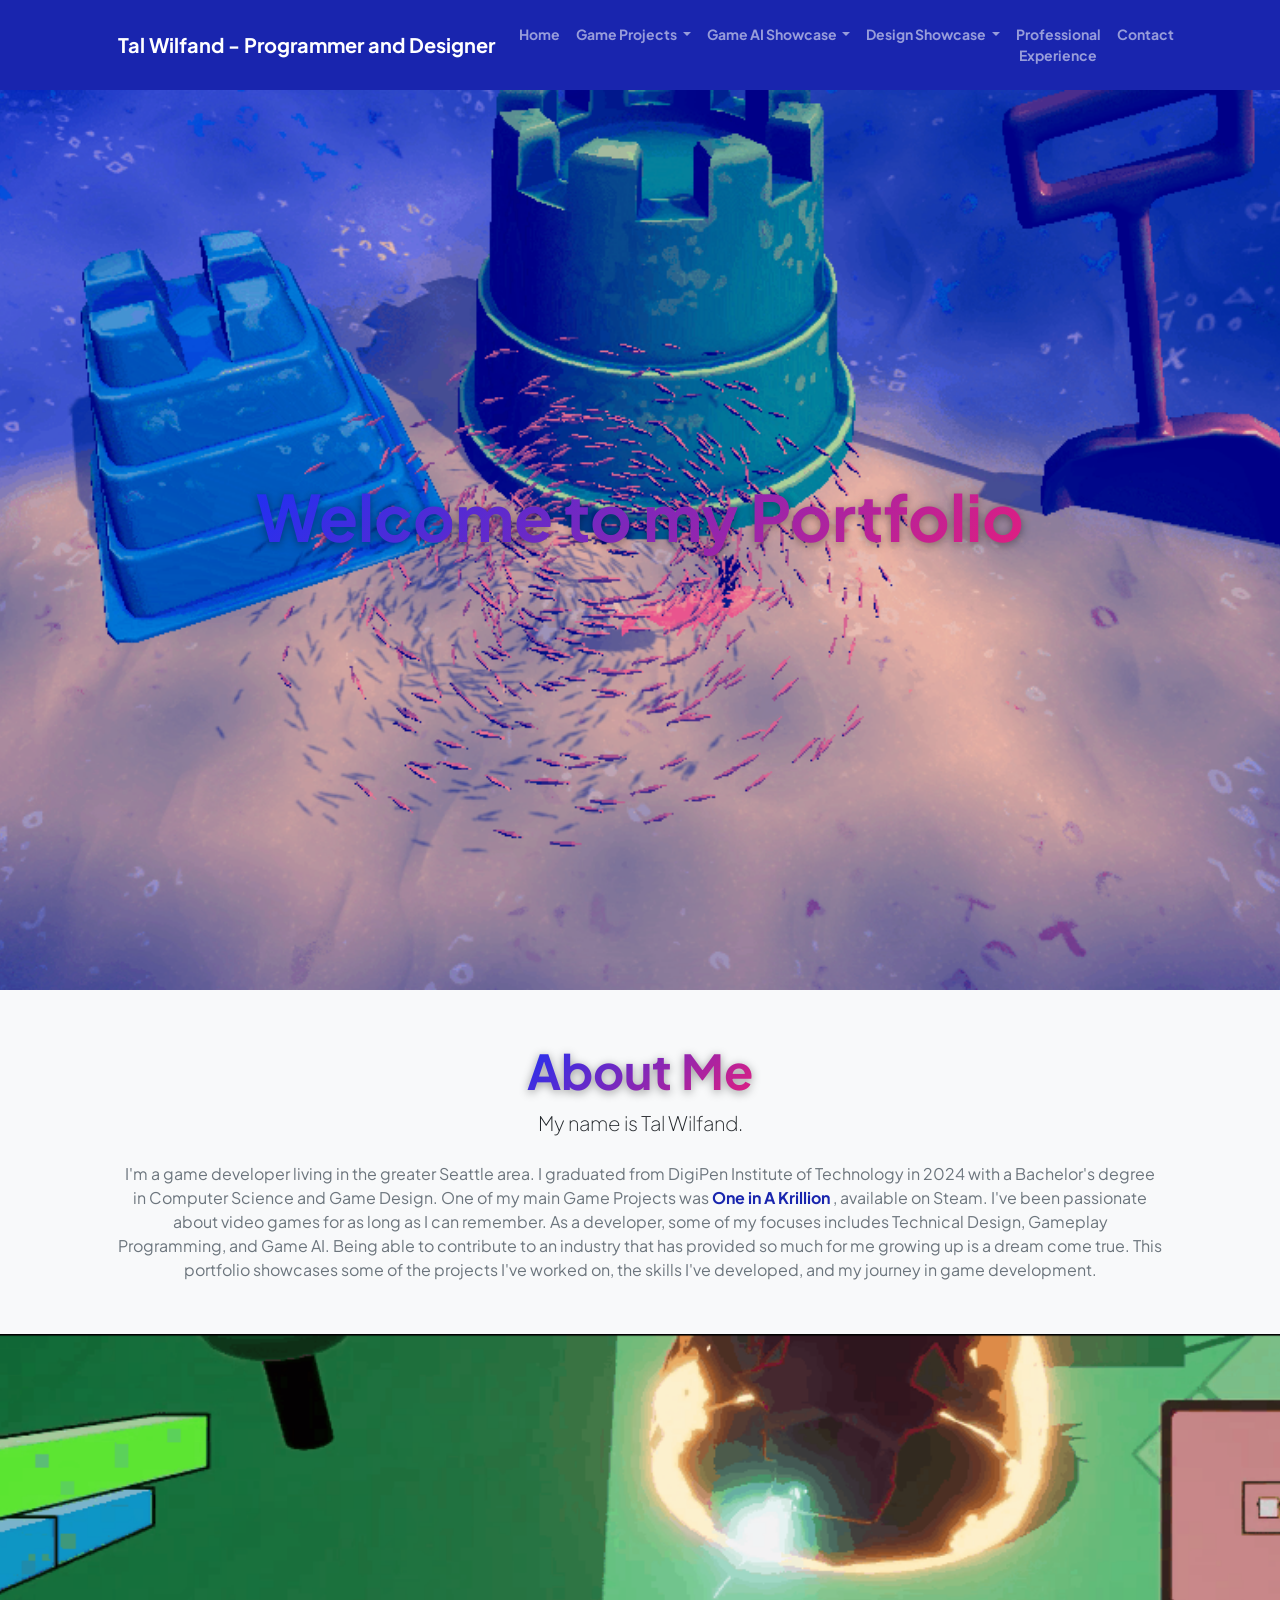
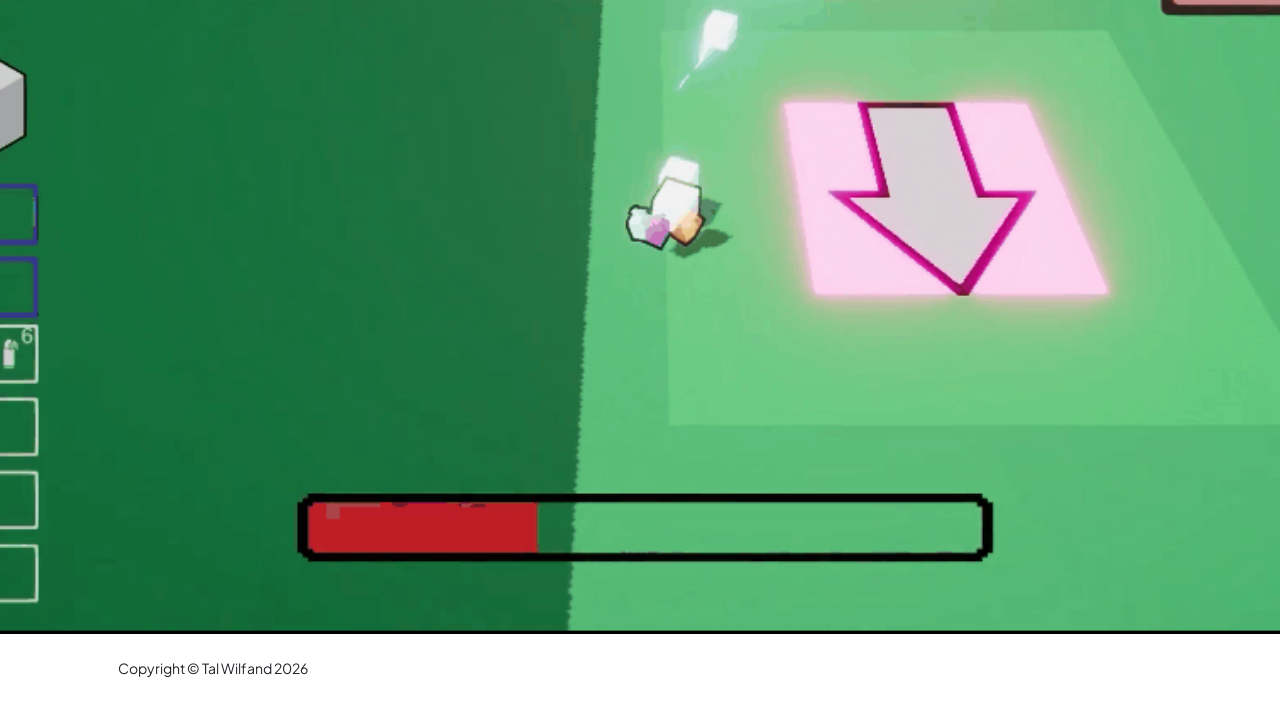
<file: index.html>
<!DOCTYPE html>
<html lang="en">
    <head>
        <meta charset="utf-8" />
        <meta name="viewport" content="width=device-width, initial-scale=1, shrink-to-fit=no" />
        <meta name="description" content="" />
        <meta name="author" content="" />
        <title>Tal Wilfand Portfolio</title>
        <!-- Favicon-->
        <link rel="icon" type="image/x-icon" href="assets/square-letter-t.png" />
        <!-- Custom Google font-->
        <link rel="preconnect" href="https://fonts.googleapis.com" />
        <link rel="preconnect" href="https://fonts.gstatic.com" crossorigin />
        <link href="https://fonts.googleapis.com/css2?family=Plus+Jakarta+Sans:wght@100;200;300;400;500;600;700;800;900&amp;display=swap" rel="stylesheet" />
        <!-- Bootstrap icons-->
        <link href="https://cdn.jsdelivr.net/npm/bootstrap-icons@1.8.1/font/bootstrap-icons.css" rel="stylesheet" />
        <!-- Core theme CSS (includes Bootstrap)-->
        <link href="css/styles.css" rel="stylesheet" />
    </head>
    <body class="d-flex flex-column h-100">
        
        <main class="flex-shrink-0">
            <!-- Navigation-->
            <nav class="navbar navbar-expand-lg navbar-light bg-blue py-3">
                <div class="container px-5">
                    <a class="navbar-brand" href="index.html"><span class="fw-bolder text-white">Tal Wilfand - Programmer and Designer</span></a>
                    <button class="navbar-toggler" type="button" data-bs-toggle="collapse" data-bs-target="#navbarSupportedContent" aria-controls="navbarSupportedContent" aria-expanded="false" aria-label="Toggle navigation"><span class="navbar-toggler-icon"></span></button>
                    <div class="collapse navbar-collapse" id="navbarSupportedContent">
                        <ul class="navbar-nav ms-auto mb-2 mb-lg-0 small fw-bolder">
                            <li class="nav-item"><a class="nav-link" href="index.html">Home</a></li>
<!--                             <li class="nav-item"><a class="nav-link" href="projects.html">Game Projects</a></li>
 -->                        <li class="nav-item dropdown">
                                <a class="nav-link dropdown-toggle"
                                href="#"
                                id="gameProjectsDropdown"
                                role="button"
                                data-bs-toggle="dropdown"
                                aria-expanded="false">
                                    Game Projects
                                </a>

                                <ul class="dropdown-menu" aria-labelledby="gameProjectsDropdown">
                                    <li><a class="dropdown-item" href="one_in_a_krillion.html">One in a Krillion</a></li>                                    
                                    <li><a class="dropdown-item" href="cu_blight.html">Cu Blight</a></li>                                    
                                    <li><a class="dropdown-item" href="coopers_cleanup.html">Cooper's Cleanup</a></li>                                    
                                    <li><a class="dropdown-item" href="gameshift.html">GAMESHIFT</a></li>
                                    <li><a class="dropdown-item" href="mobius_rain.html">Mobius Rain</a></li>


                                </ul>
                            </li>
                            <li class="nav-item dropdown">
                                <a class="nav-link dropdown-toggle"
                                href="#"
                                id="gameProjectsDropdown"
                                role="button"
                                data-bs-toggle="dropdown"
                                aria-expanded="false">
                                    Game AI Showcase
                                </a>

                                <ul class="dropdown-menu" aria-labelledby="gameProjectsDropdown">
                                    <li><a class="dropdown-item" href="pathfinding.html">Pathfinding</a></li>
                                    <li><a class="dropdown-item" href="noise_terrain.html">Noise Terrain Generator</a></li>
                                    <li><a class="dropdown-item" href="unreal_stealth.html">Unreal Stealth</a></li>
                                </ul>
                            </li>
                            <li class="nav-item dropdown">
                                <a class="nav-link dropdown-toggle"
                                href="#"
                                id="gameProjectsDropdown"
                                role="button"
                                data-bs-toggle="dropdown"
                                aria-expanded="false">
                                    Design Showcase
                                </a>

                                <ul class="dropdown-menu" aria-labelledby="gameProjectsDropdown">
                                    <li><a class="dropdown-item" href="procedural_generation.html">Procedural Generation</a></li>
                                    <li><a class="dropdown-item" href="terrain_analysis.html">Terrain Analysis Map</a></li>
                                    <li><a class="dropdown-item" href="automatic_simulator.html">Automatic Simulator</a></li>
                                </ul>
                            </li>
                            <li class="nav-item"><a class="nav-link" href="resume.html">Professional Experience</a></li>
                            <li class="nav-item"><a class="nav-link" href="contact.html">Contact</a></li>
                        </ul>
                    </div>
                </div>
            </nav>
            <!-- Header-->
            <section class="hero">
                <h1 class="display-3 fw-bolder mb-5"><span class="text-gradient d-inline">Welcome to my Portfolio</span></h1>
            </section>

            <!-- About Section-->
            <section class="bg-light py-1">
                
                <div class="container px-5">
                    <div class="row gx-5 justify-content-center">
                        <div class="col-xxl-8">
                            <div class="text-center my-5">

                                <h2 class="display-5 fw-bolder"><span class="text-gradient d-inline">About Me</span></h2>
                                <p class="lead fw-light mb-4">My name is Tal Wilfand.</p>
                                <p class="text-muted">I'm a game developer living in the greater Seattle area. 
                                    I graduated from DigiPen Institute of Technology in 2024 with a Bachelor's degree in Computer Science and Game Design. One of my main Game Projects was

                                    <a href="https://store.steampowered.com/app/2924160/One_in_a_Krillion/"
                                       target="_blank"
                                       rel="noopener noreferrer"
                                       class="fw-bold text-decoration-none">
                                        One in A Krillion
                                    </a>,
                                    available on Steam.

                                    I've been passionate about video games for as long as I can remember. As a developer, some of my focuses includes Technical Design, Gameplay Programming, and Game AI.
                                    Being able to contribute to an industry that has provided so much for me growing up is a dream come true. 
                                    This portfolio showcases some of the projects I've worked on, the skills I've developed, and my journey in game development. 
                                </p>

                            </div>
                        </div>
                    </div>
                </div>
            </section>
            <section class="boss_visuals">
                <!-- <h1 class="display-3 fw-bolder mb-5"><span class="text-gradient d-inline">Welcome to my Portfolio</span></h1> -->
            </section>

        </main>
        <!-- Footer-->
        <footer class="bg-white py-4 mt-auto">
            <div class="container px-5">
                <div class="row align-items-center justify-content-between flex-column flex-sm-row">
                    <div class="col-auto"><div class="small m-0">Copyright &copy; Tal Wilfand 2026</div></div>
                </div>
            </div>
        </footer>
        <!-- Bootstrap core JS-->
        <script src="https://cdn.jsdelivr.net/npm/bootstrap@5.2.3/dist/js/bootstrap.bundle.min.js"></script>
        <!-- Core theme JS-->
        <script src="js/scripts.js"></script>
    </body>
</html>
</file>
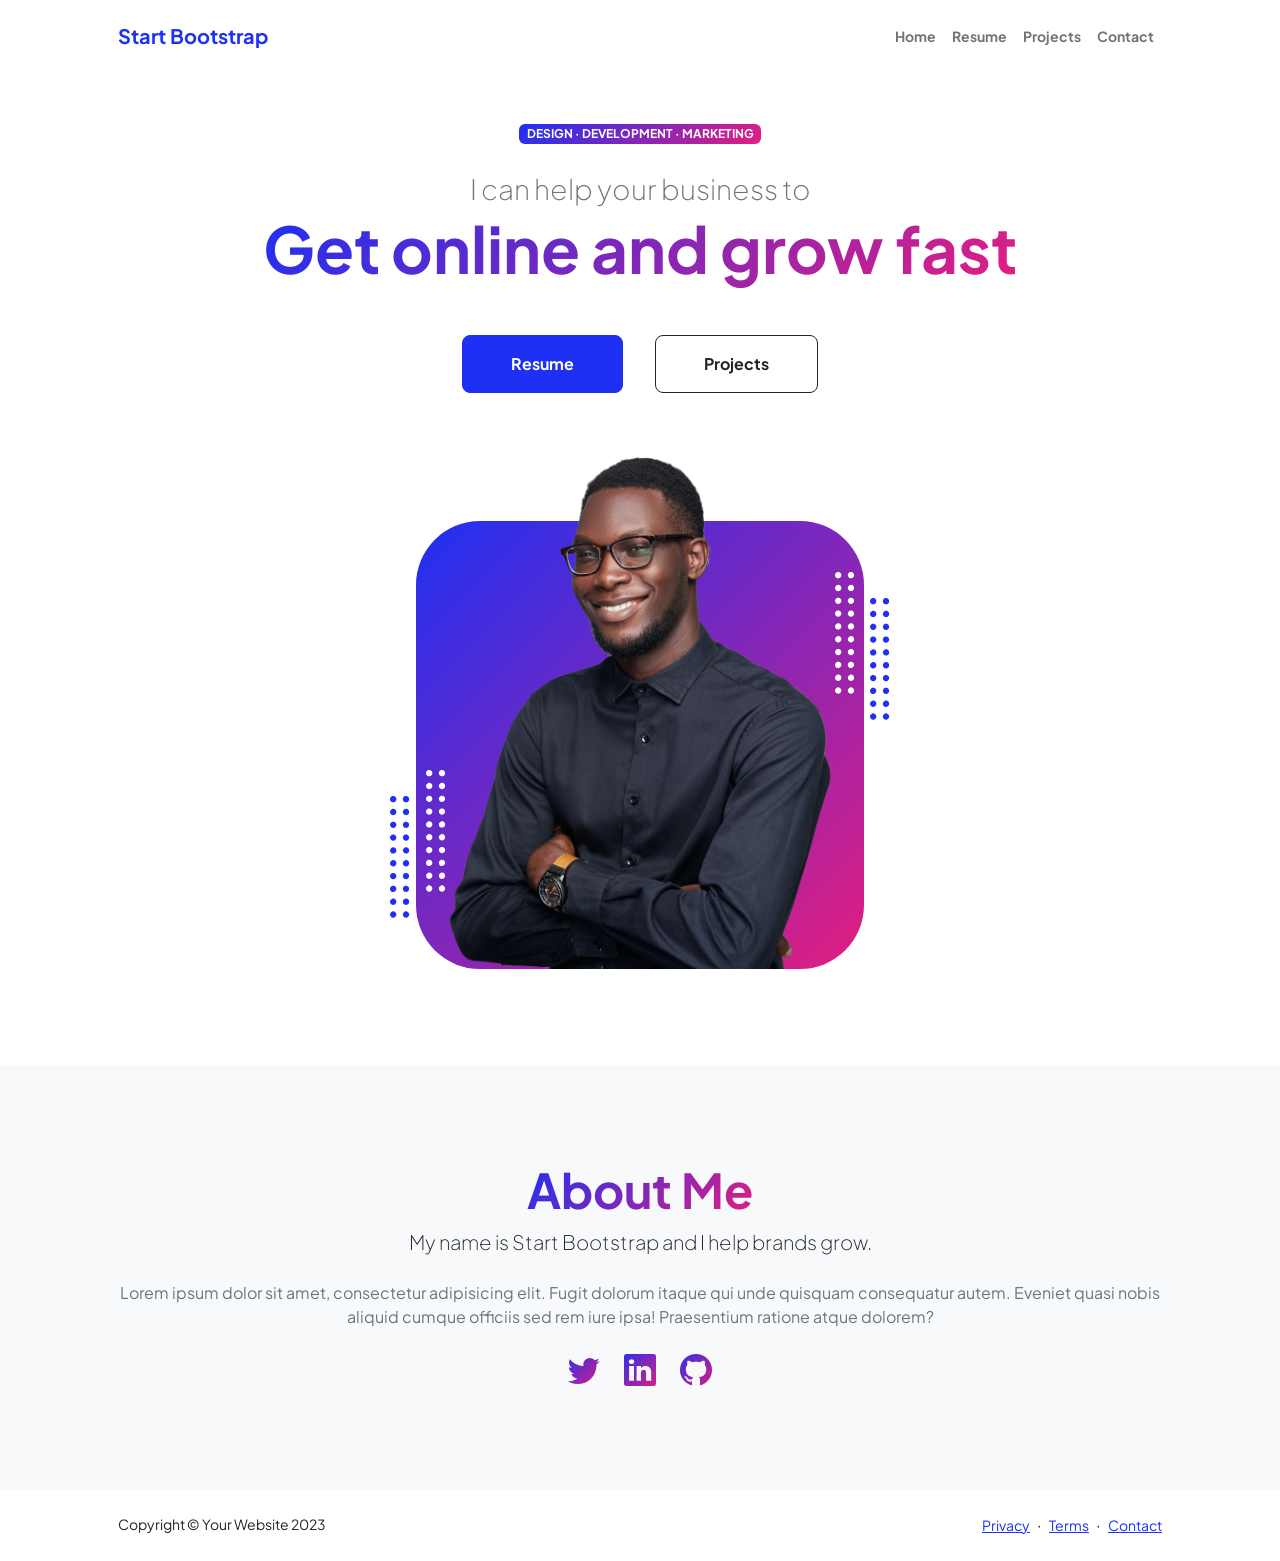
<file: startbootstrap-personal-gh-pages/index.html>
<!DOCTYPE html>
<html lang="en">
    <head>
        <meta charset="utf-8" />
        <meta name="viewport" content="width=device-width, initial-scale=1, shrink-to-fit=no" />
        <meta name="description" content="" />
        <meta name="author" content="" />
        <title>Personal - Start Bootstrap Theme</title>
        <!-- Favicon-->
        <link rel="icon" type="image/x-icon" href="assets/favicon.ico" />
        <!-- Custom Google font-->
        <link rel="preconnect" href="https://fonts.googleapis.com" />
        <link rel="preconnect" href="https://fonts.gstatic.com" crossorigin />
        <link href="https://fonts.googleapis.com/css2?family=Plus+Jakarta+Sans:wght@100;200;300;400;500;600;700;800;900&amp;display=swap" rel="stylesheet" />
        <!-- Bootstrap icons-->
        <link href="https://cdn.jsdelivr.net/npm/bootstrap-icons@1.8.1/font/bootstrap-icons.css" rel="stylesheet" />
        <!-- Core theme CSS (includes Bootstrap)-->
        <link href="css/styles.css" rel="stylesheet" />
    </head>
    <body class="d-flex flex-column h-100">
        <main class="flex-shrink-0">
            <!-- Navigation-->
            <nav class="navbar navbar-expand-lg navbar-light bg-white py-3">
                <div class="container px-5">
                    <a class="navbar-brand" href="index.html"><span class="fw-bolder text-primary">Start Bootstrap</span></a>
                    <button class="navbar-toggler" type="button" data-bs-toggle="collapse" data-bs-target="#navbarSupportedContent" aria-controls="navbarSupportedContent" aria-expanded="false" aria-label="Toggle navigation"><span class="navbar-toggler-icon"></span></button>
                    <div class="collapse navbar-collapse" id="navbarSupportedContent">
                        <ul class="navbar-nav ms-auto mb-2 mb-lg-0 small fw-bolder">
                            <li class="nav-item"><a class="nav-link" href="index.html">Home</a></li>
                            <li class="nav-item"><a class="nav-link" href="resume.html">Resume</a></li>
                            <li class="nav-item"><a class="nav-link" href="projects.html">Projects</a></li>
                            <li class="nav-item"><a class="nav-link" href="contact.html">Contact</a></li>
                        </ul>
                    </div>
                </div>
            </nav>
            <!-- Header-->
            <header class="py-5">
                <div class="container px-5 pb-5">
                    <div class="row gx-5 align-items-center">
                        <div class="col-xxl-5">
                            <!-- Header text content-->
                            <div class="text-center text-xxl-start">
                                <div class="badge bg-gradient-primary-to-secondary text-white mb-4"><div class="text-uppercase">Design &middot; Development &middot; Marketing</div></div>
                                <div class="fs-3 fw-light text-muted">I can help your business to</div>
                                <h1 class="display-3 fw-bolder mb-5"><span class="text-gradient d-inline">Get online and grow fast</span></h1>
                                <div class="d-grid gap-3 d-sm-flex justify-content-sm-center justify-content-xxl-start mb-3">
                                    <a class="btn btn-primary btn-lg px-5 py-3 me-sm-3 fs-6 fw-bolder" href="resume.html">Resume</a>
                                    <a class="btn btn-outline-dark btn-lg px-5 py-3 fs-6 fw-bolder" href="projects.html">Projects</a>
                                </div>
                            </div>
                        </div>
                        <div class="col-xxl-7">
                            <!-- Header profile picture-->
                            <div class="d-flex justify-content-center mt-5 mt-xxl-0">
                                <div class="profile bg-gradient-primary-to-secondary">
                                    <!-- TIP: For best results, use a photo with a transparent background like the demo example below-->
                                    <!-- Watch a tutorial on how to do this on YouTube (link)-->
                                    <img class="profile-img" src="assets/profile.png" alt="..." />
                                    <div class="dots-1">
                                        <!-- SVG Dots-->
                                        <svg version="1.1" xmlns="http://www.w3.org/2000/svg" xmlns:xlink="http://www.w3.org/1999/xlink" x="0px" y="0px" viewBox="0 0 191.6 1215.4" style="enable-background: new 0 0 191.6 1215.4" xml:space="preserve">
                                            <g transform="translate(0.000000,1280.000000) scale(0.100000,-0.100000)">
                                                <path d="M227.7,12788.6c-105-35-200-141-222-248c-43-206,163-412,369-369c155,32,275,190,260,339c-11,105-90,213-190,262        C383.7,12801.6,289.7,12808.6,227.7,12788.6z"></path>
                                                <path d="M1507.7,12788.6c-151-50-253-216-222-362c25-119,136-230,254-255c194-41,395,142,375,339c-11,105-90,213-190,262        C1663.7,12801.6,1569.7,12808.6,1507.7,12788.6z"></path>
                                                <path d="M227.7,11508.6c-105-35-200-141-222-248c-43-206,163-412,369-369c155,32,275,190,260,339c-11,105-90,213-190,262        C383.7,11521.6,289.7,11528.6,227.7,11508.6z"></path>
                                                <path d="M1507.7,11508.6c-151-50-253-216-222-362c25-119,136-230,254-255c194-41,395,142,375,339c-11,105-90,213-190,262        C1663.7,11521.6,1569.7,11528.6,1507.7,11508.6z"></path>
                                                <path d="M227.7,10228.6c-105-35-200-141-222-248c-43-206,163-412,369-369c155,32,275,190,260,339c-11,105-90,213-190,262        C383.7,10241.6,289.7,10248.6,227.7,10228.6z"></path>
                                                <path d="M1507.7,10228.6c-105-35-200-141-222-248c-43-206,163-412,369-369c155,32,275,190,260,339c-11,105-90,213-190,262        C1663.7,10241.6,1569.7,10248.6,1507.7,10228.6z"></path>
                                                <path d="M227.7,8948.6c-105-35-200-141-222-248c-43-206,163-412,369-369c155,32,275,190,260,339c-11,105-90,213-190,262        C383.7,8961.6,289.7,8968.6,227.7,8948.6z"></path>
                                                <path d="M1507.7,8948.6c-105-35-200-141-222-248c-43-206,163-412,369-369c155,32,275,190,260,339c-11,105-90,213-190,262        C1663.7,8961.6,1569.7,8968.6,1507.7,8948.6z"></path>
                                                <path d="M227.7,7668.6c-105-35-200-141-222-248c-43-206,163-412,369-369c155,32,275,190,260,339c-11,105-90,213-190,262        C383.7,7681.6,289.7,7688.6,227.7,7668.6z"></path>
                                                <path d="M1507.7,7668.6c-105-35-200-141-222-248c-43-206,163-412,369-369c155,32,275,190,260,339c-11,105-90,213-190,262        C1663.7,7681.6,1569.7,7688.6,1507.7,7668.6z"></path>
                                                <path d="M227.7,6388.6c-105-35-200-141-222-248c-43-206,163-412,369-369c155,32,275,190,260,339c-11,105-90,213-190,262        C383.7,6401.6,289.7,6408.6,227.7,6388.6z"></path>
                                                <path d="M1507.7,6388.6c-105-35-200-141-222-248c-43-206,163-412,369-369c155,32,275,190,260,339c-11,105-90,213-190,262        C1663.7,6401.6,1569.7,6408.6,1507.7,6388.6z"></path>
                                                <path d="M227.7,5108.6c-105-35-200-141-222-248c-43-206,163-412,369-369c155,32,275,190,260,339c-11,105-90,213-190,262        C383.7,5121.6,289.7,5128.6,227.7,5108.6z"></path>
                                                <path d="M1507.7,5108.6c-105-35-200-141-222-248c-43-206,163-412,369-369c155,32,275,190,260,339c-11,105-90,213-190,262        C1663.7,5121.6,1569.7,5128.6,1507.7,5108.6z"></path>
                                                <path d="M227.7,3828.6c-105-35-200-141-222-248c-43-206,163-412,369-369c155,32,275,190,260,339c-11,105-90,213-190,262        C383.7,3841.6,289.7,3848.6,227.7,3828.6z"></path>
                                                <path d="M1507.7,3828.6c-105-35-200-141-222-248c-43-206,163-412,369-369c155,32,275,190,260,339c-11,105-90,213-190,262        C1663.7,3841.6,1569.7,3848.6,1507.7,3828.6z"></path>
                                                <path d="M227.7,2548.6c-105-35-200-141-222-248c-43-206,163-412,369-369c155,32,275,190,260,339c-11,105-90,213-190,262        C383.7,2561.6,289.7,2568.6,227.7,2548.6z"></path>
                                                <path d="M1507.7,2548.6c-105-35-200-141-222-248c-43-206,163-412,369-369c155,32,275,190,260,339c-11,105-90,213-190,262        C1663.7,2561.6,1569.7,2568.6,1507.7,2548.6z"></path>
                                                <path d="M227.7,1268.6c-105-35-200-141-222-248c-43-206,163-412,369-369c155,32,275,190,260,339c-11,105-90,213-190,262        C383.7,1281.6,289.7,1288.6,227.7,1268.6z"></path>
                                                <path d="M1507.7,1268.6c-105-35-200-141-222-248c-43-206,163-412,369-369c155,32,275,190,260,339c-11,105-90,213-190,262        C1663.7,1281.6,1569.7,1288.6,1507.7,1268.6z"></path>
                                            </g>
                                        </svg>
                                        <!-- END of SVG dots-->
                                    </div>
                                    <div class="dots-2">
                                        <!-- SVG Dots-->
                                        <svg version="1.1" xmlns="http://www.w3.org/2000/svg" xmlns:xlink="http://www.w3.org/1999/xlink" x="0px" y="0px" viewBox="0 0 191.6 1215.4" style="enable-background: new 0 0 191.6 1215.4" xml:space="preserve">
                                            <g transform="translate(0.000000,1280.000000) scale(0.100000,-0.100000)">
                                                <path d="M227.7,12788.6c-105-35-200-141-222-248c-43-206,163-412,369-369c155,32,275,190,260,339c-11,105-90,213-190,262        C383.7,12801.6,289.7,12808.6,227.7,12788.6z"></path>
                                                <path d="M1507.7,12788.6c-151-50-253-216-222-362c25-119,136-230,254-255c194-41,395,142,375,339c-11,105-90,213-190,262        C1663.7,12801.6,1569.7,12808.6,1507.7,12788.6z"></path>
                                                <path d="M227.7,11508.6c-105-35-200-141-222-248c-43-206,163-412,369-369c155,32,275,190,260,339c-11,105-90,213-190,262        C383.7,11521.6,289.7,11528.6,227.7,11508.6z"></path>
                                                <path d="M1507.7,11508.6c-151-50-253-216-222-362c25-119,136-230,254-255c194-41,395,142,375,339c-11,105-90,213-190,262        C1663.7,11521.6,1569.7,11528.6,1507.7,11508.6z"></path>
                                                <path d="M227.7,10228.6c-105-35-200-141-222-248c-43-206,163-412,369-369c155,32,275,190,260,339c-11,105-90,213-190,262        C383.7,10241.6,289.7,10248.6,227.7,10228.6z"></path>
                                                <path d="M1507.7,10228.6c-105-35-200-141-222-248c-43-206,163-412,369-369c155,32,275,190,260,339c-11,105-90,213-190,262        C1663.7,10241.6,1569.7,10248.6,1507.7,10228.6z"></path>
                                                <path d="M227.7,8948.6c-105-35-200-141-222-248c-43-206,163-412,369-369c155,32,275,190,260,339c-11,105-90,213-190,262        C383.7,8961.6,289.7,8968.6,227.7,8948.6z"></path>
                                                <path d="M1507.7,8948.6c-105-35-200-141-222-248c-43-206,163-412,369-369c155,32,275,190,260,339c-11,105-90,213-190,262        C1663.7,8961.6,1569.7,8968.6,1507.7,8948.6z"></path>
                                                <path d="M227.7,7668.6c-105-35-200-141-222-248c-43-206,163-412,369-369c155,32,275,190,260,339c-11,105-90,213-190,262        C383.7,7681.6,289.7,7688.6,227.7,7668.6z"></path>
                                                <path d="M1507.7,7668.6c-105-35-200-141-222-248c-43-206,163-412,369-369c155,32,275,190,260,339c-11,105-90,213-190,262        C1663.7,7681.6,1569.7,7688.6,1507.7,7668.6z"></path>
                                                <path d="M227.7,6388.6c-105-35-200-141-222-248c-43-206,163-412,369-369c155,32,275,190,260,339c-11,105-90,213-190,262        C383.7,6401.6,289.7,6408.6,227.7,6388.6z"></path>
                                                <path d="M1507.7,6388.6c-105-35-200-141-222-248c-43-206,163-412,369-369c155,32,275,190,260,339c-11,105-90,213-190,262        C1663.7,6401.6,1569.7,6408.6,1507.7,6388.6z"></path>
                                                <path d="M227.7,5108.6c-105-35-200-141-222-248c-43-206,163-412,369-369c155,32,275,190,260,339c-11,105-90,213-190,262        C383.7,5121.6,289.7,5128.6,227.7,5108.6z"></path>
                                                <path d="M1507.7,5108.6c-105-35-200-141-222-248c-43-206,163-412,369-369c155,32,275,190,260,339c-11,105-90,213-190,262        C1663.7,5121.6,1569.7,5128.6,1507.7,5108.6z"></path>
                                                <path d="M227.7,3828.6c-105-35-200-141-222-248c-43-206,163-412,369-369c155,32,275,190,260,339c-11,105-90,213-190,262        C383.7,3841.6,289.7,3848.6,227.7,3828.6z"></path>
                                                <path d="M1507.7,3828.6c-105-35-200-141-222-248c-43-206,163-412,369-369c155,32,275,190,260,339c-11,105-90,213-190,262        C1663.7,3841.6,1569.7,3848.6,1507.7,3828.6z"></path>
                                                <path d="M227.7,2548.6c-105-35-200-141-222-248c-43-206,163-412,369-369c155,32,275,190,260,339c-11,105-90,213-190,262        C383.7,2561.6,289.7,2568.6,227.7,2548.6z"></path>
                                                <path d="M1507.7,2548.6c-105-35-200-141-222-248c-43-206,163-412,369-369c155,32,275,190,260,339c-11,105-90,213-190,262        C1663.7,2561.6,1569.7,2568.6,1507.7,2548.6z"></path>
                                                <path d="M227.7,1268.6c-105-35-200-141-222-248c-43-206,163-412,369-369c155,32,275,190,260,339c-11,105-90,213-190,262        C383.7,1281.6,289.7,1288.6,227.7,1268.6z"></path>
                                                <path d="M1507.7,1268.6c-105-35-200-141-222-248c-43-206,163-412,369-369c155,32,275,190,260,339c-11,105-90,213-190,262        C1663.7,1281.6,1569.7,1288.6,1507.7,1268.6z"></path>
                                            </g>
                                        </svg>
                                        <!-- END of SVG dots-->
                                    </div>
                                    <div class="dots-3">
                                        <!-- SVG Dots-->
                                        <svg version="1.1" xmlns="http://www.w3.org/2000/svg" xmlns:xlink="http://www.w3.org/1999/xlink" x="0px" y="0px" viewBox="0 0 191.6 1215.4" style="enable-background: new 0 0 191.6 1215.4" xml:space="preserve">
                                            <g transform="translate(0.000000,1280.000000) scale(0.100000,-0.100000)">
                                                <path d="M227.7,12788.6c-105-35-200-141-222-248c-43-206,163-412,369-369c155,32,275,190,260,339c-11,105-90,213-190,262        C383.7,12801.6,289.7,12808.6,227.7,12788.6z"></path>
                                                <path d="M1507.7,12788.6c-151-50-253-216-222-362c25-119,136-230,254-255c194-41,395,142,375,339c-11,105-90,213-190,262        C1663.7,12801.6,1569.7,12808.6,1507.7,12788.6z"></path>
                                                <path d="M227.7,11508.6c-105-35-200-141-222-248c-43-206,163-412,369-369c155,32,275,190,260,339c-11,105-90,213-190,262        C383.7,11521.6,289.7,11528.6,227.7,11508.6z"></path>
                                                <path d="M1507.7,11508.6c-151-50-253-216-222-362c25-119,136-230,254-255c194-41,395,142,375,339c-11,105-90,213-190,262        C1663.7,11521.6,1569.7,11528.6,1507.7,11508.6z"></path>
                                                <path d="M227.7,10228.6c-105-35-200-141-222-248c-43-206,163-412,369-369c155,32,275,190,260,339c-11,105-90,213-190,262        C383.7,10241.6,289.7,10248.6,227.7,10228.6z"></path>
                                                <path d="M1507.7,10228.6c-105-35-200-141-222-248c-43-206,163-412,369-369c155,32,275,190,260,339c-11,105-90,213-190,262        C1663.7,10241.6,1569.7,10248.6,1507.7,10228.6z"></path>
                                                <path d="M227.7,8948.6c-105-35-200-141-222-248c-43-206,163-412,369-369c155,32,275,190,260,339c-11,105-90,213-190,262        C383.7,8961.6,289.7,8968.6,227.7,8948.6z"></path>
                                                <path d="M1507.7,8948.6c-105-35-200-141-222-248c-43-206,163-412,369-369c155,32,275,190,260,339c-11,105-90,213-190,262        C1663.7,8961.6,1569.7,8968.6,1507.7,8948.6z"></path>
                                                <path d="M227.7,7668.6c-105-35-200-141-222-248c-43-206,163-412,369-369c155,32,275,190,260,339c-11,105-90,213-190,262        C383.7,7681.6,289.7,7688.6,227.7,7668.6z"></path>
                                                <path d="M1507.7,7668.6c-105-35-200-141-222-248c-43-206,163-412,369-369c155,32,275,190,260,339c-11,105-90,213-190,262        C1663.7,7681.6,1569.7,7688.6,1507.7,7668.6z"></path>
                                                <path d="M227.7,6388.6c-105-35-200-141-222-248c-43-206,163-412,369-369c155,32,275,190,260,339c-11,105-90,213-190,262        C383.7,6401.6,289.7,6408.6,227.7,6388.6z"></path>
                                                <path d="M1507.7,6388.6c-105-35-200-141-222-248c-43-206,163-412,369-369c155,32,275,190,260,339c-11,105-90,213-190,262        C1663.7,6401.6,1569.7,6408.6,1507.7,6388.6z"></path>
                                                <path d="M227.7,5108.6c-105-35-200-141-222-248c-43-206,163-412,369-369c155,32,275,190,260,339c-11,105-90,213-190,262        C383.7,5121.6,289.7,5128.6,227.7,5108.6z"></path>
                                                <path d="M1507.7,5108.6c-105-35-200-141-222-248c-43-206,163-412,369-369c155,32,275,190,260,339c-11,105-90,213-190,262        C1663.7,5121.6,1569.7,5128.6,1507.7,5108.6z"></path>
                                                <path d="M227.7,3828.6c-105-35-200-141-222-248c-43-206,163-412,369-369c155,32,275,190,260,339c-11,105-90,213-190,262        C383.7,3841.6,289.7,3848.6,227.7,3828.6z"></path>
                                                <path d="M1507.7,3828.6c-105-35-200-141-222-248c-43-206,163-412,369-369c155,32,275,190,260,339c-11,105-90,213-190,262        C1663.7,3841.6,1569.7,3848.6,1507.7,3828.6z"></path>
                                                <path d="M227.7,2548.6c-105-35-200-141-222-248c-43-206,163-412,369-369c155,32,275,190,260,339c-11,105-90,213-190,262        C383.7,2561.6,289.7,2568.6,227.7,2548.6z"></path>
                                                <path d="M1507.7,2548.6c-105-35-200-141-222-248c-43-206,163-412,369-369c155,32,275,190,260,339c-11,105-90,213-190,262        C1663.7,2561.6,1569.7,2568.6,1507.7,2548.6z"></path>
                                                <path d="M227.7,1268.6c-105-35-200-141-222-248c-43-206,163-412,369-369c155,32,275,190,260,339c-11,105-90,213-190,262        C383.7,1281.6,289.7,1288.6,227.7,1268.6z"></path>
                                                <path d="M1507.7,1268.6c-105-35-200-141-222-248c-43-206,163-412,369-369c155,32,275,190,260,339c-11,105-90,213-190,262        C1663.7,1281.6,1569.7,1288.6,1507.7,1268.6z"></path>
                                            </g>
                                        </svg>
                                        <!-- END of SVG dots-->
                                    </div>
                                    <div class="dots-4">
                                        <!-- SVG Dots-->
                                        <svg version="1.1" xmlns="http://www.w3.org/2000/svg" xmlns:xlink="http://www.w3.org/1999/xlink" x="0px" y="0px" viewBox="0 0 191.6 1215.4" style="enable-background: new 0 0 191.6 1215.4" xml:space="preserve">
                                            <g transform="translate(0.000000,1280.000000) scale(0.100000,-0.100000)">
                                                <path d="M227.7,12788.6c-105-35-200-141-222-248c-43-206,163-412,369-369c155,32,275,190,260,339c-11,105-90,213-190,262        C383.7,12801.6,289.7,12808.6,227.7,12788.6z"></path>
                                                <path d="M1507.7,12788.6c-151-50-253-216-222-362c25-119,136-230,254-255c194-41,395,142,375,339c-11,105-90,213-190,262        C1663.7,12801.6,1569.7,12808.6,1507.7,12788.6z"></path>
                                                <path d="M227.7,11508.6c-105-35-200-141-222-248c-43-206,163-412,369-369c155,32,275,190,260,339c-11,105-90,213-190,262        C383.7,11521.6,289.7,11528.6,227.7,11508.6z"></path>
                                                <path d="M1507.7,11508.6c-151-50-253-216-222-362c25-119,136-230,254-255c194-41,395,142,375,339c-11,105-90,213-190,262        C1663.7,11521.6,1569.7,11528.6,1507.7,11508.6z"></path>
                                                <path d="M227.7,10228.6c-105-35-200-141-222-248c-43-206,163-412,369-369c155,32,275,190,260,339c-11,105-90,213-190,262        C383.7,10241.6,289.7,10248.6,227.7,10228.6z"></path>
                                                <path d="M1507.7,10228.6c-105-35-200-141-222-248c-43-206,163-412,369-369c155,32,275,190,260,339c-11,105-90,213-190,262        C1663.7,10241.6,1569.7,10248.6,1507.7,10228.6z"></path>
                                                <path d="M227.7,8948.6c-105-35-200-141-222-248c-43-206,163-412,369-369c155,32,275,190,260,339c-11,105-90,213-190,262        C383.7,8961.6,289.7,8968.6,227.7,8948.6z"></path>
                                                <path d="M1507.7,8948.6c-105-35-200-141-222-248c-43-206,163-412,369-369c155,32,275,190,260,339c-11,105-90,213-190,262        C1663.7,8961.6,1569.7,8968.6,1507.7,8948.6z"></path>
                                                <path d="M227.7,7668.6c-105-35-200-141-222-248c-43-206,163-412,369-369c155,32,275,190,260,339c-11,105-90,213-190,262        C383.7,7681.6,289.7,7688.6,227.7,7668.6z"></path>
                                                <path d="M1507.7,7668.6c-105-35-200-141-222-248c-43-206,163-412,369-369c155,32,275,190,260,339c-11,105-90,213-190,262        C1663.7,7681.6,1569.7,7688.6,1507.7,7668.6z"></path>
                                                <path d="M227.7,6388.6c-105-35-200-141-222-248c-43-206,163-412,369-369c155,32,275,190,260,339c-11,105-90,213-190,262        C383.7,6401.6,289.7,6408.6,227.7,6388.6z"></path>
                                                <path d="M1507.7,6388.6c-105-35-200-141-222-248c-43-206,163-412,369-369c155,32,275,190,260,339c-11,105-90,213-190,262        C1663.7,6401.6,1569.7,6408.6,1507.7,6388.6z"></path>
                                                <path d="M227.7,5108.6c-105-35-200-141-222-248c-43-206,163-412,369-369c155,32,275,190,260,339c-11,105-90,213-190,262        C383.7,5121.6,289.7,5128.6,227.7,5108.6z"></path>
                                                <path d="M1507.7,5108.6c-105-35-200-141-222-248c-43-206,163-412,369-369c155,32,275,190,260,339c-11,105-90,213-190,262        C1663.7,5121.6,1569.7,5128.6,1507.7,5108.6z"></path>
                                                <path d="M227.7,3828.6c-105-35-200-141-222-248c-43-206,163-412,369-369c155,32,275,190,260,339c-11,105-90,213-190,262        C383.7,3841.6,289.7,3848.6,227.7,3828.6z"></path>
                                                <path d="M1507.7,3828.6c-105-35-200-141-222-248c-43-206,163-412,369-369c155,32,275,190,260,339c-11,105-90,213-190,262        C1663.7,3841.6,1569.7,3848.6,1507.7,3828.6z"></path>
                                                <path d="M227.7,2548.6c-105-35-200-141-222-248c-43-206,163-412,369-369c155,32,275,190,260,339c-11,105-90,213-190,262        C383.7,2561.6,289.7,2568.6,227.7,2548.6z"></path>
                                                <path d="M1507.7,2548.6c-105-35-200-141-222-248c-43-206,163-412,369-369c155,32,275,190,260,339c-11,105-90,213-190,262        C1663.7,2561.6,1569.7,2568.6,1507.7,2548.6z"></path>
                                                <path d="M227.7,1268.6c-105-35-200-141-222-248c-43-206,163-412,369-369c155,32,275,190,260,339c-11,105-90,213-190,262        C383.7,1281.6,289.7,1288.6,227.7,1268.6z"></path>
                                                <path d="M1507.7,1268.6c-105-35-200-141-222-248c-43-206,163-412,369-369c155,32,275,190,260,339c-11,105-90,213-190,262        C1663.7,1281.6,1569.7,1288.6,1507.7,1268.6z"></path>
                                            </g>
                                        </svg>
                                        <!-- END of SVG dots-->
                                    </div>
                                </div>
                            </div>
                        </div>
                    </div>
                </div>
            </header>
            <!-- About Section-->
            <section class="bg-light py-5">
                <div class="container px-5">
                    <div class="row gx-5 justify-content-center">
                        <div class="col-xxl-8">
                            <div class="text-center my-5">
                                <h2 class="display-5 fw-bolder"><span class="text-gradient d-inline">About Me</span></h2>
                                <p class="lead fw-light mb-4">My name is Start Bootstrap and I help brands grow.</p>
                                <p class="text-muted">Lorem ipsum dolor sit amet, consectetur adipisicing elit. Fugit dolorum itaque qui unde quisquam consequatur autem. Eveniet quasi nobis aliquid cumque officiis sed rem iure ipsa! Praesentium ratione atque dolorem?</p>
                                <div class="d-flex justify-content-center fs-2 gap-4">
                                    <a class="text-gradient" href="#!"><i class="bi bi-twitter"></i></a>
                                    <a class="text-gradient" href="#!"><i class="bi bi-linkedin"></i></a>
                                    <a class="text-gradient" href="#!"><i class="bi bi-github"></i></a>
                                </div>
                            </div>
                        </div>
                    </div>
                </div>
            </section>
        </main>
        <!-- Footer-->
        <footer class="bg-white py-4 mt-auto">
            <div class="container px-5">
                <div class="row align-items-center justify-content-between flex-column flex-sm-row">
                    <div class="col-auto"><div class="small m-0">Copyright &copy; Your Website 2023</div></div>
                    <div class="col-auto">
                        <a class="small" href="#!">Privacy</a>
                        <span class="mx-1">&middot;</span>
                        <a class="small" href="#!">Terms</a>
                        <span class="mx-1">&middot;</span>
                        <a class="small" href="#!">Contact</a>
                    </div>
                </div>
            </div>
        </footer>
        <!-- Bootstrap core JS-->
        <script src="https://cdn.jsdelivr.net/npm/bootstrap@5.2.3/dist/js/bootstrap.bundle.min.js"></script>
        <!-- Core theme JS-->
        <script src="js/scripts.js"></script>
    </body>
</html>
</file>
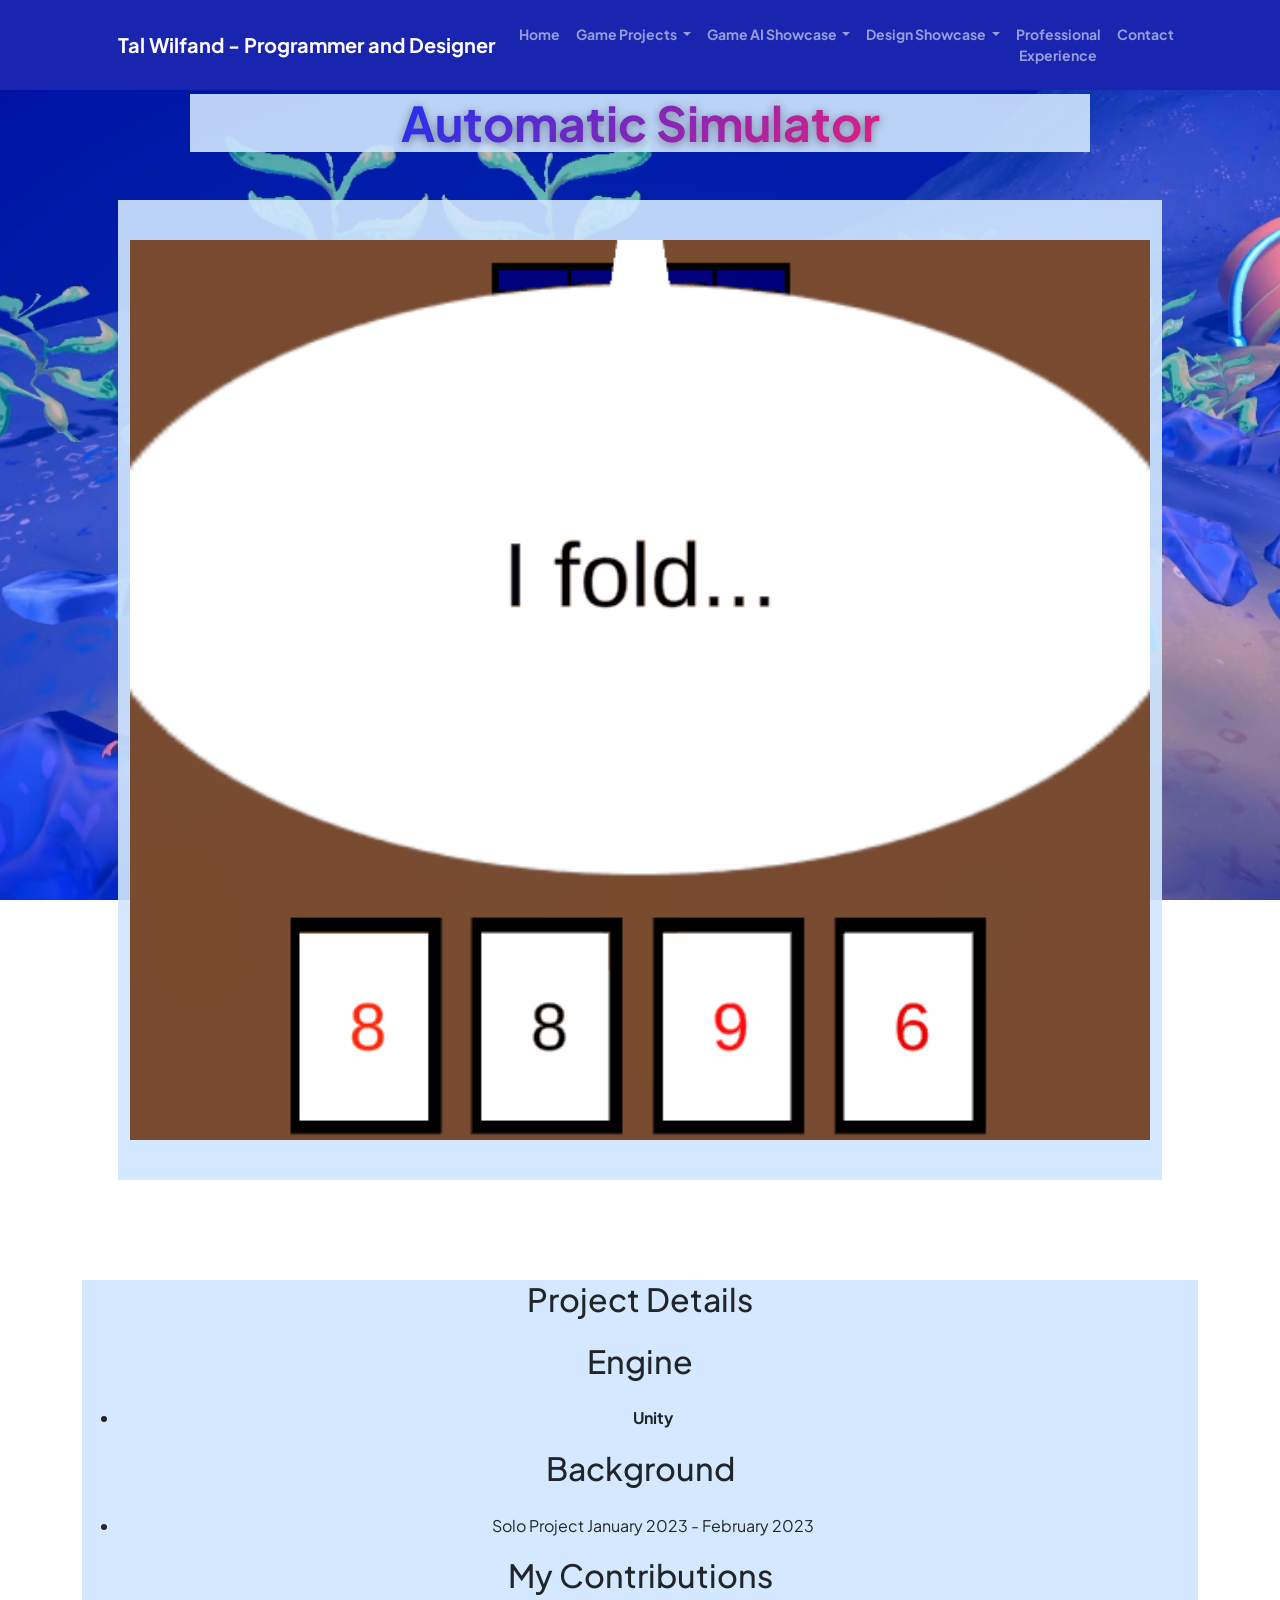
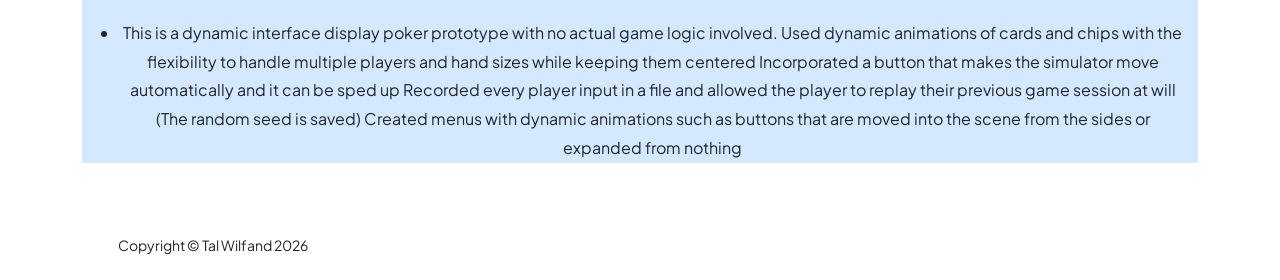
<file: automatic_simulator.html>
<!DOCTYPE html>
<html lang="en">
    <head>
        <meta charset="utf-8" />
        <meta name="viewport" content="width=device-width, initial-scale=1, shrink-to-fit=no" />
        <meta name="description" content="" />
        <meta name="author" content="" />
        <title>Automatic Simulator</title>
        <!-- Favicon-->
        <link rel="icon" type="image/x-icon" href="assets/square-letter-t.png" />
        <!-- Custom Google font-->
        <link rel="preconnect" href="https://fonts.googleapis.com" />
        <link rel="preconnect" href="https://fonts.gstatic.com" crossorigin />
        <link href="https://fonts.googleapis.com/css2?family=Plus+Jakarta+Sans:wght@100;200;300;400;500;600;700;800;900&amp;display=swap" rel="stylesheet" />
        <!-- Bootstrap icons-->
        <link href="https://cdn.jsdelivr.net/npm/bootstrap-icons@1.8.1/font/bootstrap-icons.css" rel="stylesheet" />
        <!-- Core theme CSS (includes Bootstrap)-->
        <link href="css/styles.css" rel="stylesheet" />
    </head>
    <body class="d-flex flex-column h-100 bg-lightblue">
        <main class="flex-shrink-0">
            <!-- Navigation-->
            <nav class="navbar navbar-expand-lg navbar-light bg-blue py-3">
                <div class="container px-5">
                    <a class="navbar-brand" href="index.html"><span class="fw-bolder text-white">Tal Wilfand - Programmer and Designer</span></a>
                    <button class="navbar-toggler" type="button" data-bs-toggle="collapse" data-bs-target="#navbarSupportedContent" aria-controls="navbarSupportedContent" aria-expanded="false" aria-label="Toggle navigation"><span class="navbar-toggler-icon"></span></button>
                    <div class="collapse navbar-collapse" id="navbarSupportedContent">
                        <ul class="navbar-nav ms-auto mb-2 mb-lg-0 small fw-bolder">
                            <li class="nav-item"><a class="nav-link" href="index.html">Home</a></li>
<!--                             <li class="nav-item"><a class="nav-link" href="projects.html">Game Projects</a></li>
 -->                        <li class="nav-item dropdown">
                                <a class="nav-link dropdown-toggle"
                                href="#"
                                id="gameProjectsDropdown"
                                role="button"
                                data-bs-toggle="dropdown"
                                aria-expanded="false">
                                    Game Projects
                                </a>

                                    <ul class="dropdown-menu" aria-labelledby="gameProjectsDropdown">
                                    <li><a class="dropdown-item" href="one_in_a_krillion.html">One in a Krillion</a></li>                                    
                                    <li><a class="dropdown-item" href="cu_blight.html">Cu Blight</a></li>                                    
                                    <li><a class="dropdown-item" href="coopers_cleanup.html">Cooper's Cleanup</a></li>                                    
                                    <li><a class="dropdown-item" href="gameshift.html">GAMESHIFT</a></li>
                                    <li><a class="dropdown-item" href="mobius_rain.html">Mobius Rain</a></li>


                                </ul>
                            </li>
                            <li class="nav-item dropdown">
                                <a class="nav-link dropdown-toggle"
                                href="#"
                                id="gameProjectsDropdown"
                                role="button"
                                data-bs-toggle="dropdown"
                                aria-expanded="false">
                                    Game AI Showcase
                                </a>

                                <ul class="dropdown-menu" aria-labelledby="gameProjectsDropdown">
                                    <li><a class="dropdown-item" href="pathfinding.html">Pathfinding</a></li>
                                    <li><a class="dropdown-item" href="noise_terrain.html">Noise Terrain Generator</a></li>
                                    <li><a class="dropdown-item" href="unreal_stealth.html">Unreal Stealth</a></li>
                                </ul>
                            </li>
                            <li class="nav-item dropdown">
                                <a class="nav-link dropdown-toggle"
                                href="#"
                                id="gameProjectsDropdown"
                                role="button"
                                data-bs-toggle="dropdown"
                                aria-expanded="false">
                                    Design Showcase
                                </a>

                                <ul class="dropdown-menu" aria-labelledby="gameProjectsDropdown">
                                    <li><a class="dropdown-item" href="procedural_generation.html">Procedural Generation</a></li>
                                    <li><a class="dropdown-item" href="terrain_analysis.html">Terrain Analysis Map</a></li>
                                    <li><a class="dropdown-item" href="automatic_simulator.html">Automatic Simulator</a></li>
                                </ul>
                            </li>
                            <li class="nav-item"><a class="nav-link" href="resume.html">Professional Experience</a></li>
                            <li class="nav-item"><a class="nav-link" href="contact.html">Contact</a></li>
                        </ul>
                    </div>
                </div>
            </nav>


            <!-- Projects Section-->
            <section class="py-1">
                <div class="container px-5 mb-5">
                    <div class="text-center mb-5 project-details">
                        <h1 class="display-5 fw-bolder mb-0"><span class="text-gradient d-inline">Automatic Simulator</span></h1>
                    </div>

                    <div class="container my-5 project-details-video">
                        <div class="automatic_sim">

                        </div>
                    </div>

                    
                </div>
            </section>
        <div class="container my-5">
<div class="container project-details">
    <h2 class="text-center mb-4">Project Details</h2>
        <h2 class="text-center mb-4">Engine</h2>

        <ul>
            <li>
                <strong>Unity</strong>
            </li>
        </ul>        
        <h2 class="text-center mb-4">Background</h2> 
            <ul>
                <li>
                    Solo Project
                    January 2023 - February 2023
                </li>
            </ul>        
        <h2 class="text-center mb-4">My Contributions</h2>

        <ul>
            <li>
                This is a dynamic interface display poker prototype with no actual game logic involved.

                Used dynamic animations of cards and chips with the flexibility to handle multiple players and hand sizes while keeping them centered

                Incorporated a button that makes the simulator move automatically and it can be sped up

                Recorded every player input in a file and allowed the player to replay their previous game session at will (The random seed is saved)

                Created menus with dynamic animations such as buttons that are moved into the scene from the sides or expanded from nothing
            </li>
        </ul>
    </div>
    </div>
        </main>
        <!-- Footer-->
        <footer class="bg-white py-4 mt-auto">
            <div class="container px-5">
                <div class="row align-items-center justify-content-between flex-column flex-sm-row">
                    <div class="col-auto"><div class="small m-0">Copyright &copy; Tal Wilfand 2026</div></div>
                </div>
            </div>
        </footer>
        <!-- Bootstrap core JS-->
        <script src="https://cdn.jsdelivr.net/npm/bootstrap@5.2.3/dist/js/bootstrap.bundle.min.js"></script>
        <!-- Core theme JS-->
        <script src="js/scripts.js"></script>
    </body>
</html>
</file>
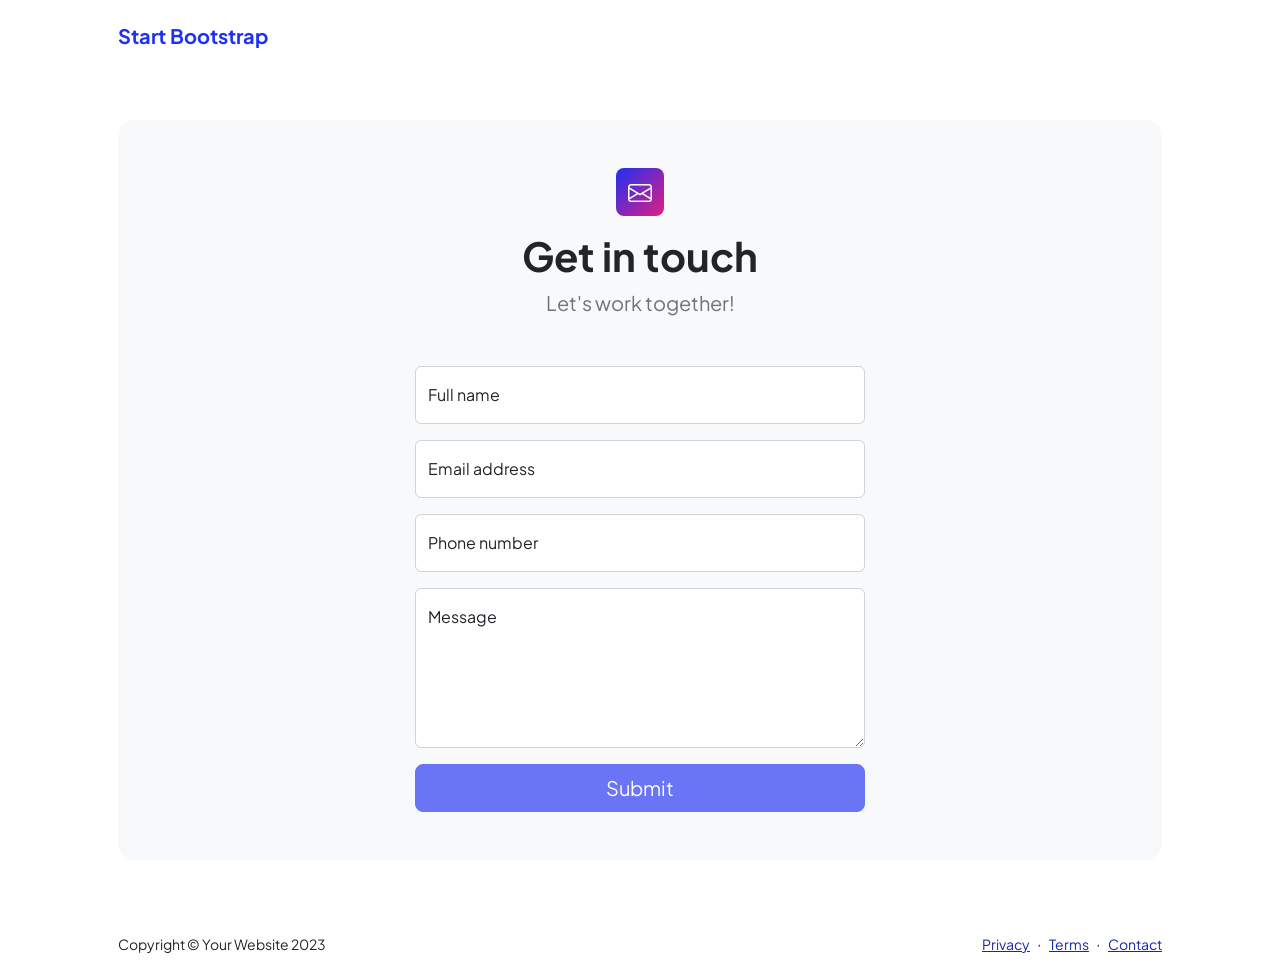
<file: contact.html>
<!DOCTYPE html>
<html lang="en">
    <head>
        <meta charset="utf-8" />
        <meta name="viewport" content="width=device-width, initial-scale=1, shrink-to-fit=no" />
        <meta name="description" content />
        <meta name="author" content />
        <title>Modern Business - Start Bootstrap Template</title>
        <!-- Favicon-->
        <link rel="icon" type="image/x-icon" href="assets/favicon.ico" />
        <!-- Custom Google font-->
        <link rel="preconnect" href="https://fonts.googleapis.com" />
        <link rel="preconnect" href="https://fonts.gstatic.com" crossorigin />
        <link href="https://fonts.googleapis.com/css2?family=Plus+Jakarta+Sans:wght@100;200;300;400;500;600;700;800;900&amp;display=swap" rel="stylesheet" />
        <!-- Bootstrap icons-->
        <link href="https://cdn.jsdelivr.net/npm/bootstrap-icons@1.8.1/font/bootstrap-icons.css" rel="stylesheet" />
        <!-- Core theme CSS (includes Bootstrap)-->
        <link href="css/styles.css" rel="stylesheet" />
    </head>
    <body class="d-flex flex-column">
        <main class="flex-shrink-0">
            <!-- Navigation-->
            <nav class="navbar navbar-expand-lg navbar-light bg-white py-3">
                <div class="container px-5">
                    <a class="navbar-brand" href="index.html"><span class="fw-bolder text-primary">Start Bootstrap</span></a>
                    <button class="navbar-toggler" type="button" data-bs-toggle="collapse" data-bs-target="#navbarSupportedContent" aria-controls="navbarSupportedContent" aria-expanded="false" aria-label="Toggle navigation"><span class="navbar-toggler-icon"></span></button>
                    <div class="collapse navbar-collapse" id="navbarSupportedContent">
                        <ul class="navbar-nav ms-auto mb-2 mb-lg-0 small fw-bolder">
                            <li class="nav-item"><a class="nav-link" href="index.html">Home</a></li>
                            <li class="nav-item"><a class="nav-link" href="resume.html">Resume</a></li>
                            <li class="nav-item"><a class="nav-link" href="projects.html">Projects</a></li>
                            <li class="nav-item"><a class="nav-link" href="contact.html">Contact</a></li>
                        </ul>
                    </div>
                </div>
            </nav>
            <!-- Page content-->
            <section class="py-5">
                <div class="container px-5">
                    <!-- Contact form-->
                    <div class="bg-light rounded-4 py-5 px-4 px-md-5">
                        <div class="text-center mb-5">
                            <div class="feature bg-primary bg-gradient-primary-to-secondary text-white rounded-3 mb-3"><i class="bi bi-envelope"></i></div>
                            <h1 class="fw-bolder">Get in touch</h1>
                            <p class="lead fw-normal text-muted mb-0">Let's work together!</p>
                        </div>
                        <div class="row gx-5 justify-content-center">
                            <div class="col-lg-8 col-xl-6">
                                <!-- * * * * * * * * * * * * * * *-->
                                <!-- * * SB Forms Contact Form * *-->
                                <!-- * * * * * * * * * * * * * * *-->
                                <!-- This form is pre-integrated with SB Forms.-->
                                <!-- To make this form functional, sign up at-->
                                <!-- https://startbootstrap.com/solution/contact-forms-->
                                <!-- to get an API token!-->
                                <form id="contactForm" data-sb-form-api-token="API_TOKEN">
                                    <!-- Name input-->
                                    <div class="form-floating mb-3">
                                        <input class="form-control" id="name" type="text" placeholder="Enter your name..." data-sb-validations="required" />
                                        <label for="name">Full name</label>
                                        <div class="invalid-feedback" data-sb-feedback="name:required">A name is required.</div>
                                    </div>
                                    <!-- Email address input-->
                                    <div class="form-floating mb-3">
                                        <input class="form-control" id="email" type="email" placeholder="name@example.com" data-sb-validations="required,email" />
                                        <label for="email">Email address</label>
                                        <div class="invalid-feedback" data-sb-feedback="email:required">An email is required.</div>
                                        <div class="invalid-feedback" data-sb-feedback="email:email">Email is not valid.</div>
                                    </div>
                                    <!-- Phone number input-->
                                    <div class="form-floating mb-3">
                                        <input class="form-control" id="phone" type="tel" placeholder="(123) 456-7890" data-sb-validations="required" />
                                        <label for="phone">Phone number</label>
                                        <div class="invalid-feedback" data-sb-feedback="phone:required">A phone number is required.</div>
                                    </div>
                                    <!-- Message input-->
                                    <div class="form-floating mb-3">
                                        <textarea class="form-control" id="message" type="text" placeholder="Enter your message here..." style="height: 10rem" data-sb-validations="required"></textarea>
                                        <label for="message">Message</label>
                                        <div class="invalid-feedback" data-sb-feedback="message:required">A message is required.</div>
                                    </div>
                                    <!-- Submit success message-->
                                    <!---->
                                    <!-- This is what your users will see when the form-->
                                    <!-- has successfully submitted-->
                                    <div class="d-none" id="submitSuccessMessage">
                                        <div class="text-center mb-3">
                                            <div class="fw-bolder">Form submission successful!</div>
                                            To activate this form, sign up at
                                            <br />
                                            <a href="https://startbootstrap.com/solution/contact-forms">https://startbootstrap.com/solution/contact-forms</a>
                                        </div>
                                    </div>
                                    <!-- Submit error message-->
                                    <!---->
                                    <!-- This is what your users will see when there is-->
                                    <!-- an error submitting the form-->
                                    <div class="d-none" id="submitErrorMessage"><div class="text-center text-danger mb-3">Error sending message!</div></div>
                                    <!-- Submit Button-->
                                    <div class="d-grid"><button class="btn btn-primary btn-lg disabled" id="submitButton" type="submit">Submit</button></div>
                                </form>
                            </div>
                        </div>
                    </div>
                </div>
            </section>
        </main>
        <!-- Footer-->
        <footer class="bg-white py-4 mt-auto">
            <div class="container px-5">
                <div class="row align-items-center justify-content-between flex-column flex-sm-row">
                    <div class="col-auto"><div class="small m-0">Copyright &copy; Your Website 2023</div></div>
                    <div class="col-auto">
                        <a class="small" href="#!">Privacy</a>
                        <span class="mx-1">&middot;</span>
                        <a class="small" href="#!">Terms</a>
                        <span class="mx-1">&middot;</span>
                        <a class="small" href="#!">Contact</a>
                    </div>
                </div>
            </div>
        </footer>
        <!-- Bootstrap core JS-->
        <script src="https://cdn.jsdelivr.net/npm/bootstrap@5.2.3/dist/js/bootstrap.bundle.min.js"></script>
        <!-- Core theme JS-->
        <script src="js/scripts.js"></script>
        <!-- * * * * * * * * * * * * * * * * * * * * * * * * * * * * * * * * * * * * * * * *-->
        <!-- * *                               SB Forms JS                               * *-->
        <!-- * * Activate your form at https://startbootstrap.com/solution/contact-forms * *-->
        <!-- * * * * * * * * * * * * * * * * * * * * * * * * * * * * * * * * * * * * * * * *-->
        <script src="https://cdn.startbootstrap.com/sb-forms-latest.js"></script>
    </body>
</html>
</file>
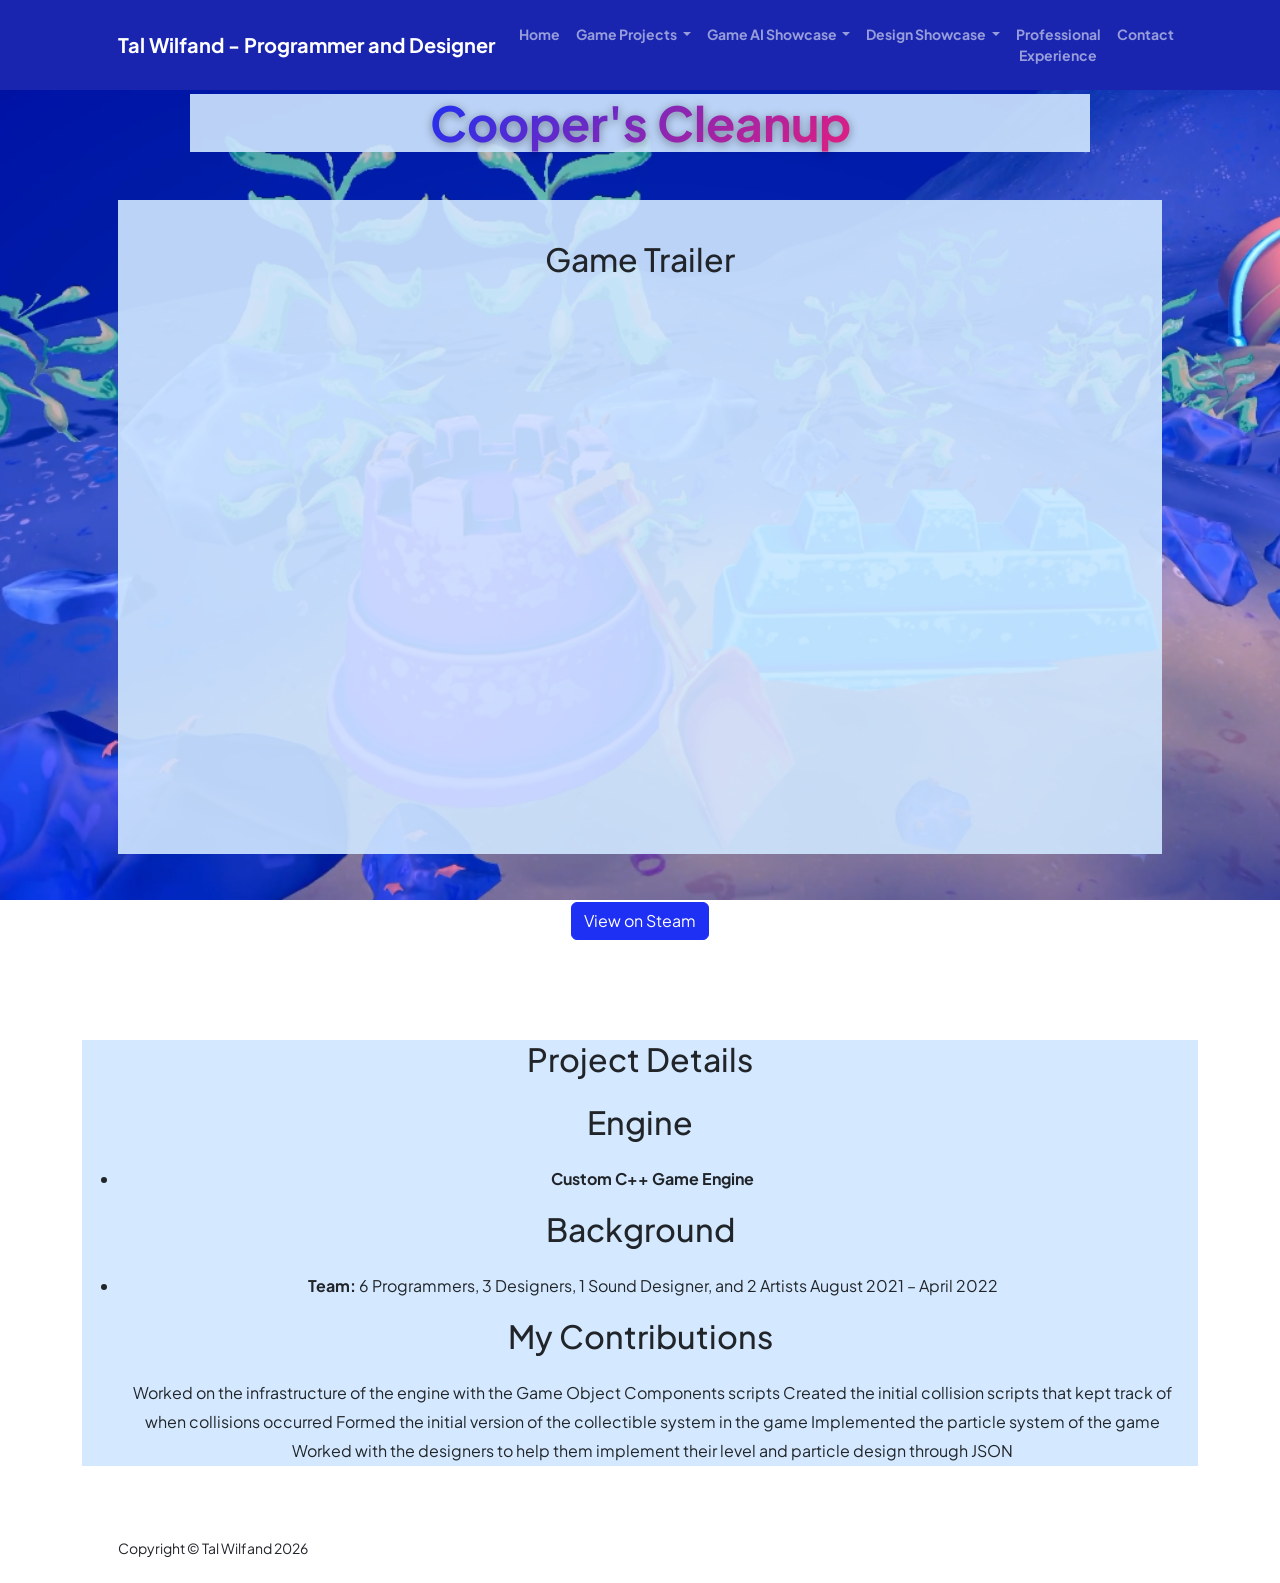
<file: coopers_cleanup.html>
<!DOCTYPE html>
<html lang="en">
    <head>
        <meta charset="utf-8" />
        <meta name="viewport" content="width=device-width, initial-scale=1, shrink-to-fit=no" />
        <meta name="description" content="" />
        <meta name="author" content="" />
        <title>Cooper's Cleanup</title>
        <!-- Favicon-->
        <link rel="icon" type="image/x-icon" href="assets/square-letter-t.png" />
        <!-- Custom Google font-->
        <link rel="preconnect" href="https://fonts.googleapis.com" />
        <link rel="preconnect" href="https://fonts.gstatic.com" crossorigin />
        <link href="https://fonts.googleapis.com/css2?family=Plus+Jakarta+Sans:wght@100;200;300;400;500;600;700;800;900&amp;display=swap" rel="stylesheet" />
        <!-- Bootstrap icons-->
        <link href="https://cdn.jsdelivr.net/npm/bootstrap-icons@1.8.1/font/bootstrap-icons.css" rel="stylesheet" />
        <!-- Core theme CSS (includes Bootstrap)-->
        <link href="css/styles.css" rel="stylesheet" />
    </head>
    <body class="d-flex flex-column h-100 bg-lightblue">
        <main class="flex-shrink-0">
            <!-- Navigation-->
            <nav class="navbar navbar-expand-lg navbar-light bg-blue py-3">
                <div class="container px-5">
                    <a class="navbar-brand" href="index.html"><span class="fw-bolder text-white">Tal Wilfand - Programmer and Designer</span></a>
                    <button class="navbar-toggler" type="button" data-bs-toggle="collapse" data-bs-target="#navbarSupportedContent" aria-controls="navbarSupportedContent" aria-expanded="false" aria-label="Toggle navigation"><span class="navbar-toggler-icon"></span></button>
                    <div class="collapse navbar-collapse" id="navbarSupportedContent">
                        <ul class="navbar-nav ms-auto mb-2 mb-lg-0 small fw-bolder">
                            <li class="nav-item"><a class="nav-link" href="index.html">Home</a></li>
<!--                             <li class="nav-item"><a class="nav-link" href="projects.html">Game Projects</a></li>
 -->                        <li class="nav-item dropdown">
                                <a class="nav-link dropdown-toggle"
                                href="#"
                                id="gameProjectsDropdown"
                                role="button"
                                data-bs-toggle="dropdown"
                                aria-expanded="false">
                                    Game Projects
                                </a>

                                    <ul class="dropdown-menu" aria-labelledby="gameProjectsDropdown">
                                    <li><a class="dropdown-item" href="one_in_a_krillion.html">One in a Krillion</a></li>                                    
                                    <li><a class="dropdown-item" href="cu_blight.html">Cu Blight</a></li>                                    
                                    <li><a class="dropdown-item" href="coopers_cleanup.html">Cooper's Cleanup</a></li>                                    
                                    <li><a class="dropdown-item" href="gameshift.html">GAMESHIFT</a></li>
                                    <li><a class="dropdown-item" href="mobius_rain.html">Mobius Rain</a></li>


                                </ul>
                            </li>
                            <li class="nav-item dropdown">
                                <a class="nav-link dropdown-toggle"
                                href="#"
                                id="gameProjectsDropdown"
                                role="button"
                                data-bs-toggle="dropdown"
                                aria-expanded="false">
                                    Game AI Showcase
                                </a>

                                <ul class="dropdown-menu" aria-labelledby="gameProjectsDropdown">
                                    <li><a class="dropdown-item" href="pathfinding.html">Pathfinding</a></li>
                                    <li><a class="dropdown-item" href="noise_terrain.html">Noise Terrain Generator</a></li>
                                    <li><a class="dropdown-item" href="unreal_stealth.html">Unreal Stealth</a></li>
                                </ul>
                            </li>
                            <li class="nav-item dropdown">
                                <a class="nav-link dropdown-toggle"
                                href="#"
                                id="gameProjectsDropdown"
                                role="button"
                                data-bs-toggle="dropdown"
                                aria-expanded="false">
                                    Design Showcase
                                </a>

                                <ul class="dropdown-menu" aria-labelledby="gameProjectsDropdown">
                                    <li><a class="dropdown-item" href="procedural_generation.html">Procedural Generation</a></li>
                                    <li><a class="dropdown-item" href="terrain_analysis.html">Terrain Analysis Map</a></li>
                                    <li><a class="dropdown-item" href="automatic_simulator.html">Automatic Simulator</a></li>
                                </ul>
                            </li>
                            <li class="nav-item"><a class="nav-link" href="resume.html">Professional Experience</a></li>
                            <li class="nav-item"><a class="nav-link" href="contact.html">Contact</a></li>
                        </ul>
                    </div>
                </div>
            </nav>


            <!-- Projects Section-->
            <section class="py-1">
                <div class="container px-5 mb-5">
                    <div class="text-center mb-5 project-details">
                        <h1 class="display-5 fw-bolder mb-0"><span class="text-gradient d-inline">Cooper's Cleanup</span></h1>
                    </div>

                    <div class="container my-5 project-details-video">
                        <h2 class="text-center mb-4">Game Trailer</h2>

                        <div class="video-container">
                            <iframe
                                src="https://www.youtube.com/embed/QfqEaAQzk1s"
                                title="Game Trailer"
                                allowfullscreen>
                            </iframe>
                        </div>
                    </div>

                    <div class="text-center mt-4">
                        <a href="https://store.steampowered.com/app/2068560/Coopers_Cleanup/"
                        class="btn btn-primary"
                        role="button"
                        target="_blank">
                            View on Steam
                        </a>
                    </div>
                </div>
            </section>
        <div class="container my-5">
<div class="container project-details">
    <h2 class="text-center mb-4">Project Details</h2>
        <h2 class="text-center mb-4">Engine</h2>

        <ul>
            <li>
                <strong>Custom C++ Game Engine</strong>
            </li>
        </ul>        
        <h2 class="text-center mb-4">Background</h2> 
            <ul>
                <li>
                    <strong>Team:</strong> 6 Programmers, 3 Designers, 1 Sound Designer, and 2 Artists
                    August 2021 – April 2022
                </li>
            </ul>        
        <h2 class="text-center mb-4">My Contributions</h2>

        <ul>
            Worked on the infrastructure of the engine with the Game Object Components scripts

            Created the initial collision scripts that kept track of when collisions occurred

            Formed the initial version of the collectible system in the game

            Implemented the particle system of the game

            Worked with the designers to help them implement their level and particle design through JSON
        </ul>
    </div>
    </div>
        </main>
        <!-- Footer-->
        <footer class="bg-white py-4 mt-auto">
            <div class="container px-5">
                <div class="row align-items-center justify-content-between flex-column flex-sm-row">
                    <div class="col-auto"><div class="small m-0">Copyright &copy; Tal Wilfand 2026</div></div>
                </div>
            </div>
        </footer>
        <!-- Bootstrap core JS-->
        <script src="https://cdn.jsdelivr.net/npm/bootstrap@5.2.3/dist/js/bootstrap.bundle.min.js"></script>
        <!-- Core theme JS-->
        <script src="js/scripts.js"></script>
    </body>
</html>
</file>
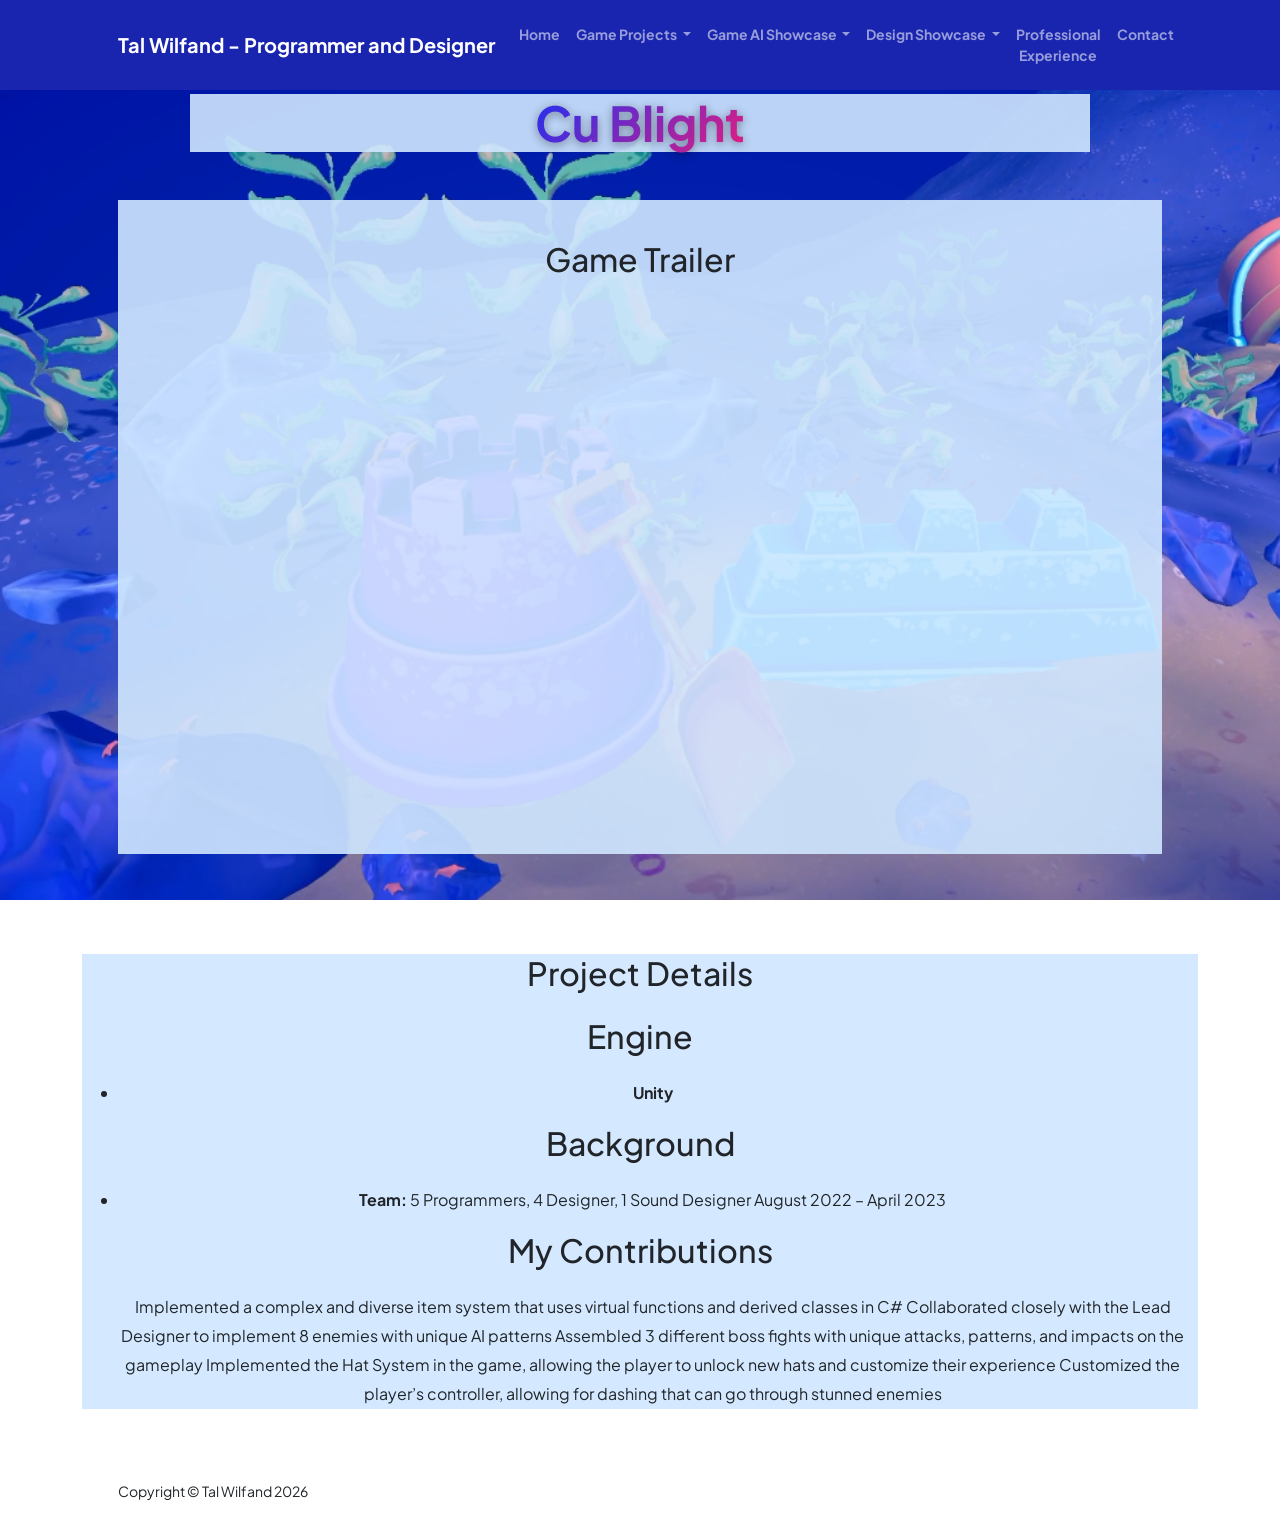
<file: cu_blight.html>
<!DOCTYPE html>
<html lang="en">
    <head>
        <meta charset="utf-8" />
        <meta name="viewport" content="width=device-width, initial-scale=1, shrink-to-fit=no" />
        <meta name="description" content="" />
        <meta name="author" content="" />
        <title>Cu Blight</title>
        <!-- Favicon-->
        <link rel="icon" type="image/x-icon" href="assets/square-letter-t.png" />
        <!-- Custom Google font-->
        <link rel="preconnect" href="https://fonts.googleapis.com" />
        <link rel="preconnect" href="https://fonts.gstatic.com" crossorigin />
        <link href="https://fonts.googleapis.com/css2?family=Plus+Jakarta+Sans:wght@100;200;300;400;500;600;700;800;900&amp;display=swap" rel="stylesheet" />
        <!-- Bootstrap icons-->
        <link href="https://cdn.jsdelivr.net/npm/bootstrap-icons@1.8.1/font/bootstrap-icons.css" rel="stylesheet" />
        <!-- Core theme CSS (includes Bootstrap)-->
        <link href="css/styles.css" rel="stylesheet" />
    </head>
    <body class="d-flex flex-column h-100 bg-lightblue">
        <main class="flex-shrink-0">
            <!-- Navigation-->
            <nav class="navbar navbar-expand-lg navbar-light bg-blue py-3">
                <div class="container px-5">
                    <a class="navbar-brand" href="index.html"><span class="fw-bolder text-white">Tal Wilfand - Programmer and Designer</span></a>
                    <button class="navbar-toggler" type="button" data-bs-toggle="collapse" data-bs-target="#navbarSupportedContent" aria-controls="navbarSupportedContent" aria-expanded="false" aria-label="Toggle navigation"><span class="navbar-toggler-icon"></span></button>
                    <div class="collapse navbar-collapse" id="navbarSupportedContent">
                        <ul class="navbar-nav ms-auto mb-2 mb-lg-0 small fw-bolder">
                            <li class="nav-item"><a class="nav-link" href="index.html">Home</a></li>
<!--                             <li class="nav-item"><a class="nav-link" href="projects.html">Game Projects</a></li>
 -->                        <li class="nav-item dropdown">
                                <a class="nav-link dropdown-toggle"
                                href="#"
                                id="gameProjectsDropdown"
                                role="button"
                                data-bs-toggle="dropdown"
                                aria-expanded="false">
                                    Game Projects
                                </a>

                                <ul class="dropdown-menu" aria-labelledby="gameProjectsDropdown">
                                    <li><a class="dropdown-item" href="one_in_a_krillion.html">One in a Krillion</a></li>                                    
                                    <li><a class="dropdown-item" href="cu_blight.html">Cu Blight</a></li>                                    
                                    <li><a class="dropdown-item" href="coopers_cleanup.html">Cooper's Cleanup</a></li>                                    
                                    <li><a class="dropdown-item" href="gameshift.html">GAMESHIFT</a></li>
                                    <li><a class="dropdown-item" href="mobius_rain.html">Mobius Rain</a></li>


                                </ul>
                            </li>
                            <li class="nav-item dropdown">
                                <a class="nav-link dropdown-toggle"
                                href="#"
                                id="gameProjectsDropdown"
                                role="button"
                                data-bs-toggle="dropdown"
                                aria-expanded="false">
                                    Game AI Showcase
                                </a>

                                <ul class="dropdown-menu" aria-labelledby="gameProjectsDropdown">
                                    <li><a class="dropdown-item" href="pathfinding.html">Pathfinding</a></li>
                                    <li><a class="dropdown-item" href="noise_terrain.html">Noise Terrain Generator</a></li>
                                    <li><a class="dropdown-item" href="unreal_stealth.html">Unreal Stealth</a></li>
                                </ul>
                            </li>
                            <li class="nav-item dropdown">
                                <a class="nav-link dropdown-toggle"
                                href="#"
                                id="gameProjectsDropdown"
                                role="button"
                                data-bs-toggle="dropdown"
                                aria-expanded="false">
                                    Design Showcase
                                </a>

                                <ul class="dropdown-menu" aria-labelledby="gameProjectsDropdown">
                                    <li><a class="dropdown-item" href="procedural_generation.html">Procedural Generation</a></li>
                                    <li><a class="dropdown-item" href="terrain_analysis.html">Terrain Analysis Map</a></li>
                                    <li><a class="dropdown-item" href="automatic_simulator.html">Automatic Simulator</a></li>
                                </ul>
                            </li>
                            <li class="nav-item"><a class="nav-link" href="resume.html">Professional Experience</a></li>
                            <li class="nav-item"><a class="nav-link" href="contact.html">Contact</a></li>
                        </ul>
                    </div>
                </div>
            </nav>


            <!-- Projects Section-->
            <section class="py-1">
                <div class="container px-5 mb-5">
                    <div class="text-center mb-5 project-details">
                        <h1 class="display-5 fw-bolder mb-0"><span class="text-gradient d-inline">Cu Blight</span></h1>
                    </div>

                    <div class="container my-5 project-details-video">
                        <h2 class="text-center mb-4">Game Trailer</h2>

                        <div class="video-container">
                            <iframe
                                src="https://www.youtube.com/embed/JvKE0z_sxak"
                                title="Game Trailer"
                                allowfullscreen>
                            </iframe>
                        </div>
                    </div>
                </div>
            </section>
        <div class="container my-5">
<div class="container project-details">
    <h2 class="text-center mb-4">Project Details</h2>
        <h2 class="text-center mb-4">Engine</h2>

        <ul>
            <li>
                <strong>Unity</strong>
            </li>
        </ul>        
        <h2 class="text-center mb-4">Background</h2> 
            <ul>
                <li>
                    <strong>Team:</strong> 5 Programmers, 4 Designer, 1 Sound Designer
                    August 2022 – April 2023
                </li>
            </ul>        
        <h2 class="text-center mb-4">My Contributions</h2>

        <ul>
            Implemented a complex and diverse item system that uses virtual functions and derived classes in C#

            Collaborated closely with the Lead Designer to implement 8 enemies with unique AI patterns

            Assembled 3 different boss fights with unique attacks, patterns, and impacts on the gameplay

            Implemented the Hat System in the game, allowing the player to unlock new hats and customize their experience

            Customized the player’s controller, allowing for dashing that can go through stunned enemies
        </ul>
    </div>
    </div>
        </main>
        <!-- Footer-->
        <footer class="bg-white py-4 mt-auto">
            <div class="container px-5">
                <div class="row align-items-center justify-content-between flex-column flex-sm-row">
                    <div class="col-auto"><div class="small m-0">Copyright &copy; Tal Wilfand 2026</div></div>
                </div>
            </div>
        </footer>
        <!-- Bootstrap core JS-->
        <script src="https://cdn.jsdelivr.net/npm/bootstrap@5.2.3/dist/js/bootstrap.bundle.min.js"></script>
        <!-- Core theme JS-->
        <script src="js/scripts.js"></script>
    </body>
</html>
</file>
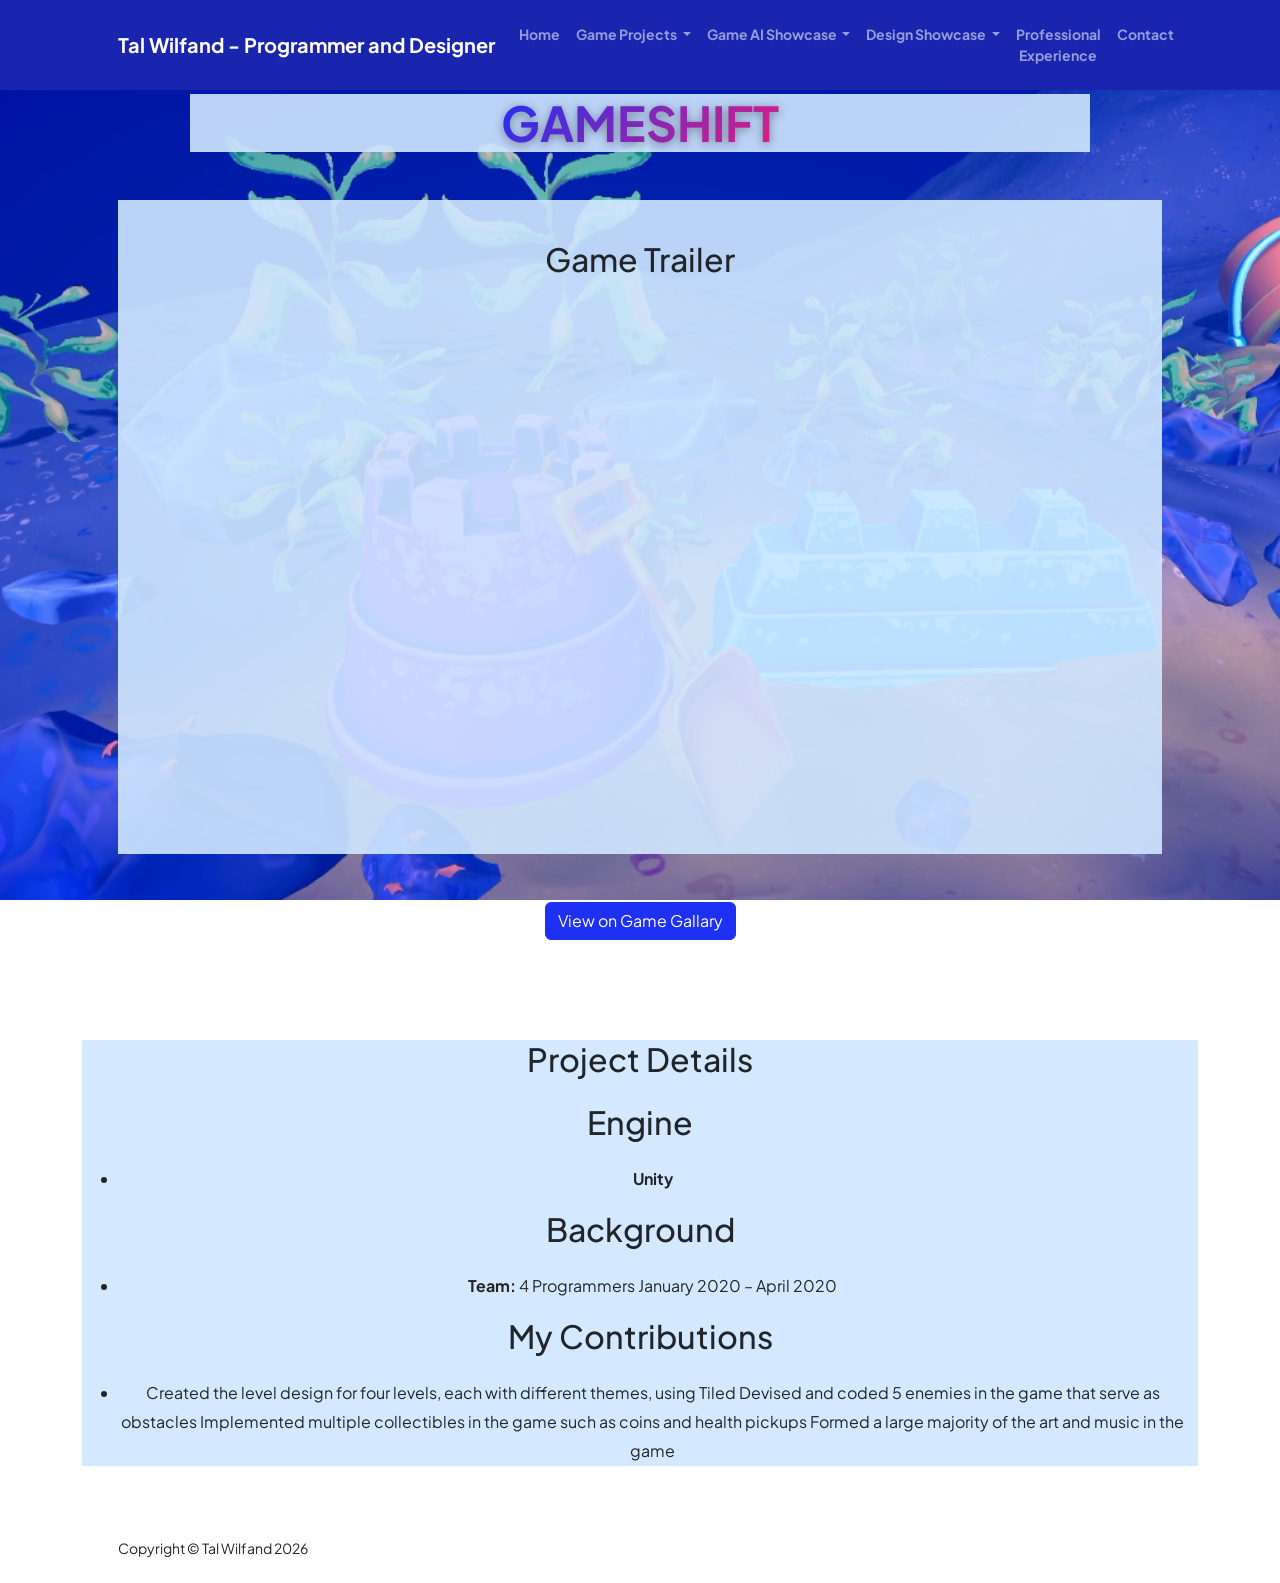
<file: gameshift.html>
<!DOCTYPE html>
<html lang="en">
    <head>
        <meta charset="utf-8" />
        <meta name="viewport" content="width=device-width, initial-scale=1, shrink-to-fit=no" />
        <meta name="description" content="" />
        <meta name="author" content="" />
        <title>GAMESHIFT</title>
        <!-- Favicon-->
        <link rel="icon" type="image/x-icon" href="assets/square-letter-t.png" />
        <!-- Custom Google font-->
        <link rel="preconnect" href="https://fonts.googleapis.com" />
        <link rel="preconnect" href="https://fonts.gstatic.com" crossorigin />
        <link href="https://fonts.googleapis.com/css2?family=Plus+Jakarta+Sans:wght@100;200;300;400;500;600;700;800;900&amp;display=swap" rel="stylesheet" />
        <!-- Bootstrap icons-->
        <link href="https://cdn.jsdelivr.net/npm/bootstrap-icons@1.8.1/font/bootstrap-icons.css" rel="stylesheet" />
        <!-- Core theme CSS (includes Bootstrap)-->
        <link href="css/styles.css" rel="stylesheet" />
    </head>
    <body class="d-flex flex-column h-100 bg-lightblue">
        <main class="flex-shrink-0">
            <!-- Navigation-->
            <nav class="navbar navbar-expand-lg navbar-light bg-blue py-3">
                <div class="container px-5">
                    <a class="navbar-brand" href="index.html"><span class="fw-bolder text-white">Tal Wilfand - Programmer and Designer</span></a>
                    <button class="navbar-toggler" type="button" data-bs-toggle="collapse" data-bs-target="#navbarSupportedContent" aria-controls="navbarSupportedContent" aria-expanded="false" aria-label="Toggle navigation"><span class="navbar-toggler-icon"></span></button>
                    <div class="collapse navbar-collapse" id="navbarSupportedContent">
                        <ul class="navbar-nav ms-auto mb-2 mb-lg-0 small fw-bolder">
                            <li class="nav-item"><a class="nav-link" href="index.html">Home</a></li>
<!--                             <li class="nav-item"><a class="nav-link" href="projects.html">Game Projects</a></li>
 -->                        <li class="nav-item dropdown">
                                <a class="nav-link dropdown-toggle"
                                href="#"
                                id="gameProjectsDropdown"
                                role="button"
                                data-bs-toggle="dropdown"
                                aria-expanded="false">
                                    Game Projects
                                </a>

                                                                <ul class="dropdown-menu" aria-labelledby="gameProjectsDropdown">
                                    <li><a class="dropdown-item" href="one_in_a_krillion.html">One in a Krillion</a></li>                                    
                                    <li><a class="dropdown-item" href="cu_blight.html">Cu Blight</a></li>                                    
                                    <li><a class="dropdown-item" href="coopers_cleanup.html">Cooper's Cleanup</a></li>                                    
                                    <li><a class="dropdown-item" href="gameshift.html">GAMESHIFT</a></li>
                                    <li><a class="dropdown-item" href="mobius_rain.html">Mobius Rain</a></li>


                                </ul>
                            </li>
                            <li class="nav-item dropdown">
                                <a class="nav-link dropdown-toggle"
                                href="#"
                                id="gameProjectsDropdown"
                                role="button"
                                data-bs-toggle="dropdown"
                                aria-expanded="false">
                                    Game AI Showcase
                                </a>

                                <ul class="dropdown-menu" aria-labelledby="gameProjectsDropdown">
                                    <li><a class="dropdown-item" href="pathfinding.html">Pathfinding</a></li>
                                    <li><a class="dropdown-item" href="noise_terrain.html">Noise Terrain Generator</a></li>
                                    <li><a class="dropdown-item" href="unreal_stealth.html">Unreal Stealth</a></li>
                                </ul>
                            </li>
                            <li class="nav-item dropdown">
                                <a class="nav-link dropdown-toggle"
                                href="#"
                                id="gameProjectsDropdown"
                                role="button"
                                data-bs-toggle="dropdown"
                                aria-expanded="false">
                                    Design Showcase
                                </a>

                                <ul class="dropdown-menu" aria-labelledby="gameProjectsDropdown">
                                    <li><a class="dropdown-item" href="procedural_generation.html">Procedural Generation</a></li>
                                    <li><a class="dropdown-item" href="terrain_analysis.html">Terrain Analysis Map</a></li>
                                    <li><a class="dropdown-item" href="automatic_simulator.html">Automatic Simulator</a></li>
                                </ul>
                            </li>
                            <li class="nav-item"><a class="nav-link" href="resume.html">Professional Experience</a></li>
                            <li class="nav-item"><a class="nav-link" href="contact.html">Contact</a></li>
                        </ul>
                    </div>
                </div>
            </nav>


            <!-- Projects Section-->
            <section class="py-1">
                <div class="container px-5 mb-5">
                    <div class="text-center mb-5 project-details">
                        <h1 class="display-5 fw-bolder mb-0"><span class="text-gradient d-inline">GAMESHIFT</span></h1>
                    </div>

                    <div class="container my-5 project-details-video">
                        <h2 class="text-center mb-4">Game Trailer</h2>

                        <div class="video-container">
                            <iframe
                                src="https://www.youtube.com/embed/LtL89VczHLc"
                                title="Game Trailer"
                                allowfullscreen>
                            </iframe>
                        </div>
                    </div>

                    <div class="text-center mt-4">
                        <a href="https://games.digipen.edu/games/gameshift"
                        class="btn btn-primary"
                        role="button"
                        target="_blank">
                            View on Game Gallary
                        </a>
                    </div>
                </div>
            </section>
        <div class="container my-5">
<div class="container project-details">
    <h2 class="text-center mb-4">Project Details</h2>
        <h2 class="text-center mb-4">Engine</h2>

        <ul>
            <li>
                <strong>Unity</strong>
            </li>
        </ul>        
        <h2 class="text-center mb-4">Background</h2> 
            <ul>
                <li>
                    <strong>Team:</strong> 4 Programmers
                    January 2020 – April 2020
                </li>
            </ul>        
        <h2 class="text-center mb-4">My Contributions</h2>

        <ul>
            <li>
                Created the level design for four levels, each with different themes, using Tiled

                Devised and coded 5 enemies in the game that serve as obstacles

                Implemented multiple collectibles in the game such as coins and health pickups

                Formed a large majority of the art and music in the game
            </li>
        </ul>
    </div>
    </div>
        </main>
        <!-- Footer-->
        <footer class="bg-white py-4 mt-auto">
            <div class="container px-5">
                <div class="row align-items-center justify-content-between flex-column flex-sm-row">
                    <div class="col-auto"><div class="small m-0">Copyright &copy; Tal Wilfand 2026</div></div>
                </div>
            </div>
        </footer>
        <!-- Bootstrap core JS-->
        <script src="https://cdn.jsdelivr.net/npm/bootstrap@5.2.3/dist/js/bootstrap.bundle.min.js"></script>
        <!-- Core theme JS-->
        <script src="js/scripts.js"></script>
    </body>
</html>
</file>
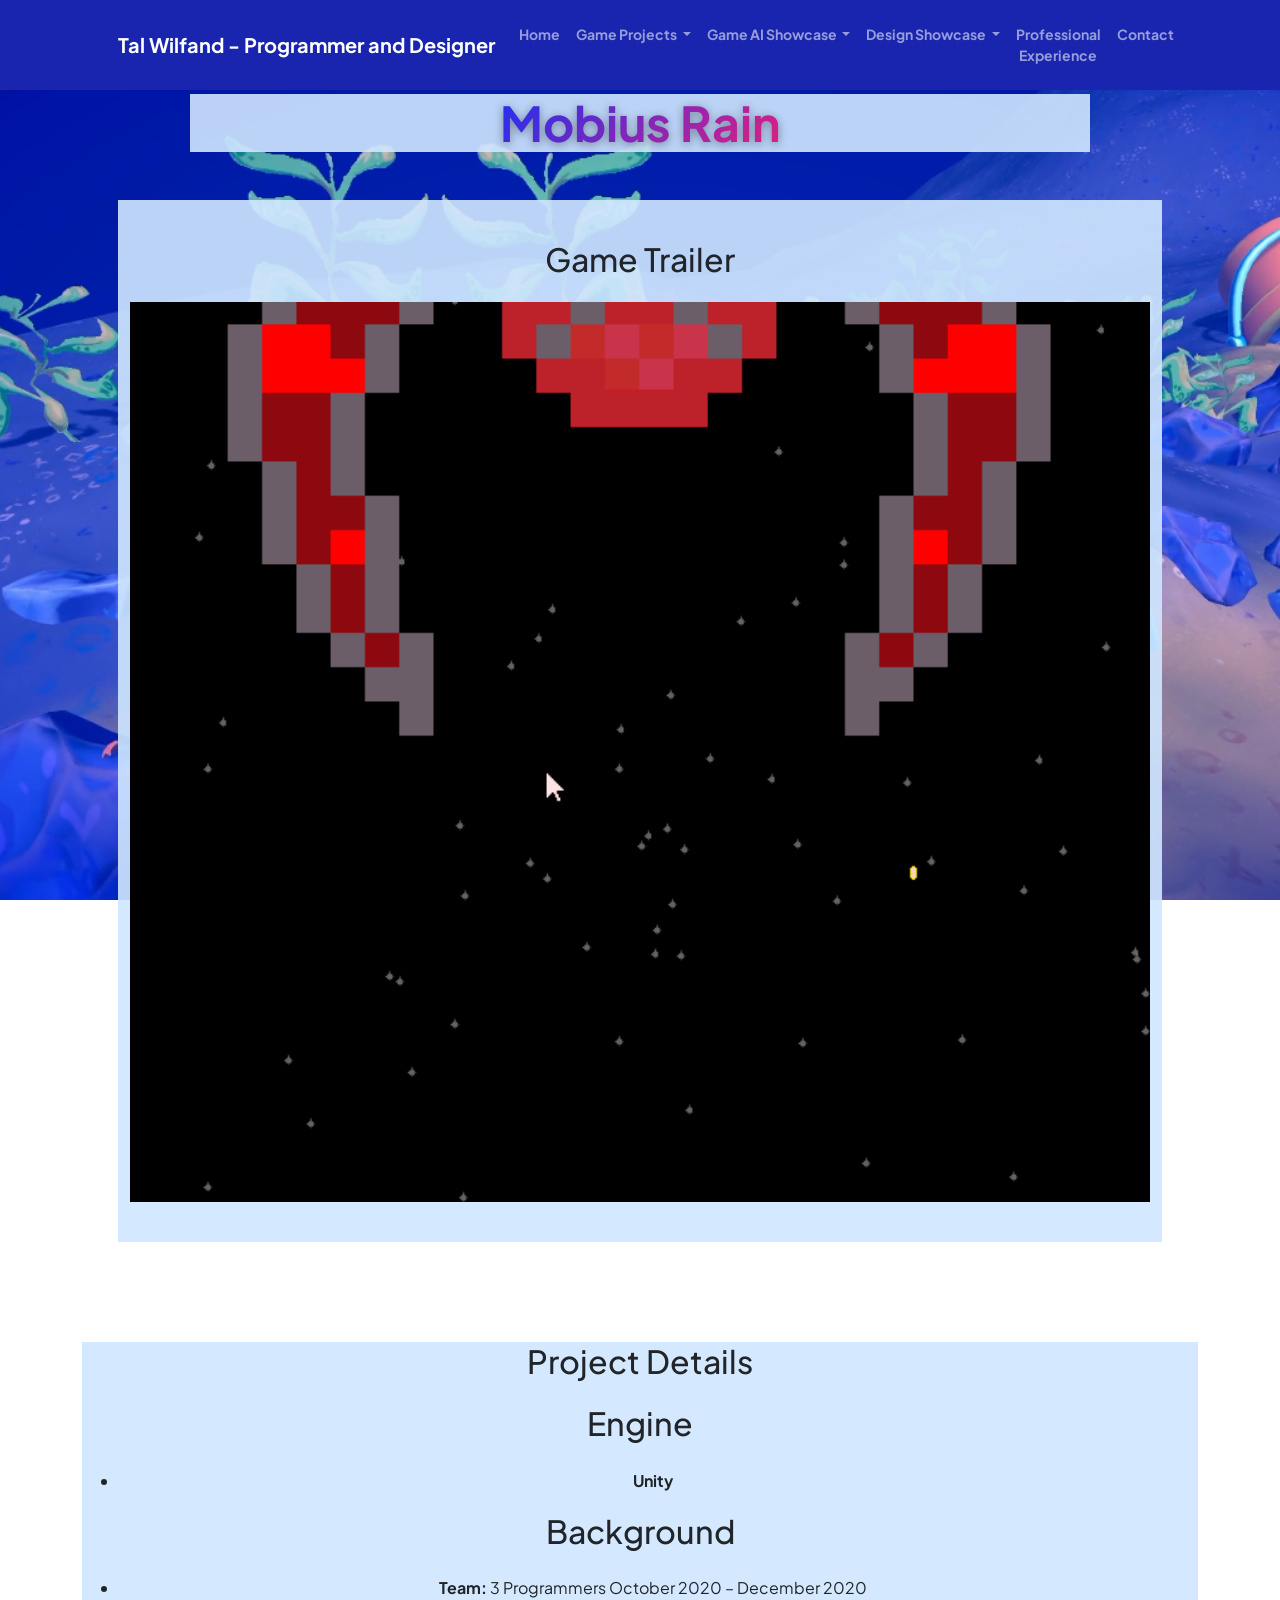
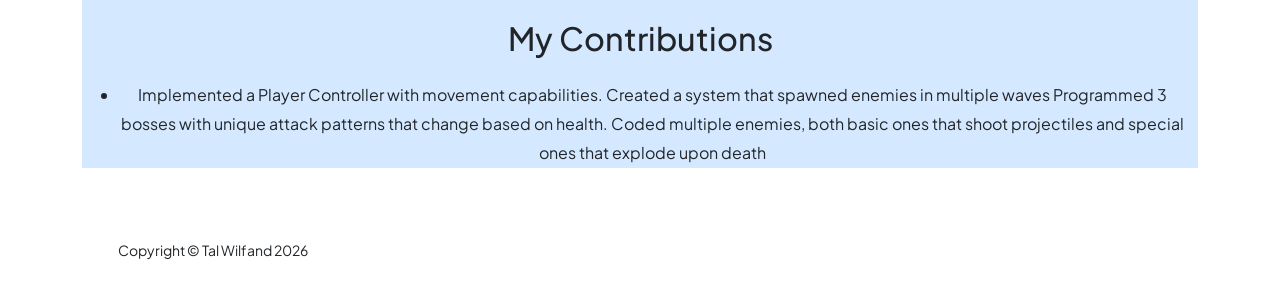
<file: mobius_rain.html>
<!DOCTYPE html>
<html lang="en">
    <head>
        <meta charset="utf-8" />
        <meta name="viewport" content="width=device-width, initial-scale=1, shrink-to-fit=no" />
        <meta name="description" content="" />
        <meta name="author" content="" />
        <title>Mobius Rain</title>
        <!-- Favicon-->
        <link rel="icon" type="image/x-icon" href="assets/square-letter-t.png" />
        <!-- Custom Google font-->
        <link rel="preconnect" href="https://fonts.googleapis.com" />
        <link rel="preconnect" href="https://fonts.gstatic.com" crossorigin />
        <link href="https://fonts.googleapis.com/css2?family=Plus+Jakarta+Sans:wght@100;200;300;400;500;600;700;800;900&amp;display=swap" rel="stylesheet" />
        <!-- Bootstrap icons-->
        <link href="https://cdn.jsdelivr.net/npm/bootstrap-icons@1.8.1/font/bootstrap-icons.css" rel="stylesheet" />
        <!-- Core theme CSS (includes Bootstrap)-->
        <link href="css/styles.css" rel="stylesheet" />
    </head>
    <body class="d-flex flex-column h-100 bg-lightblue">
        <main class="flex-shrink-0">
            <!-- Navigation-->
            <nav class="navbar navbar-expand-lg navbar-light bg-blue py-3">
                <div class="container px-5">
                    <a class="navbar-brand" href="index.html"><span class="fw-bolder text-white">Tal Wilfand - Programmer and Designer</span></a>
                    <button class="navbar-toggler" type="button" data-bs-toggle="collapse" data-bs-target="#navbarSupportedContent" aria-controls="navbarSupportedContent" aria-expanded="false" aria-label="Toggle navigation"><span class="navbar-toggler-icon"></span></button>
                    <div class="collapse navbar-collapse" id="navbarSupportedContent">
                        <ul class="navbar-nav ms-auto mb-2 mb-lg-0 small fw-bolder">
                            <li class="nav-item"><a class="nav-link" href="index.html">Home</a></li>
<!--                             <li class="nav-item"><a class="nav-link" href="projects.html">Game Projects</a></li>
 -->                        <li class="nav-item dropdown">
                                <a class="nav-link dropdown-toggle"
                                href="#"
                                id="gameProjectsDropdown"
                                role="button"
                                data-bs-toggle="dropdown"
                                aria-expanded="false">
                                    Game Projects
                                </a>

                                    <ul class="dropdown-menu" aria-labelledby="gameProjectsDropdown">
                                    <li><a class="dropdown-item" href="one_in_a_krillion.html">One in a Krillion</a></li>                                    
                                    <li><a class="dropdown-item" href="cu_blight.html">Cu Blight</a></li>                                    
                                    <li><a class="dropdown-item" href="coopers_cleanup.html">Cooper's Cleanup</a></li>                                    
                                    <li><a class="dropdown-item" href="gameshift.html">GAMESHIFT</a></li>
                                    <li><a class="dropdown-item" href="mobius_rain.html">Mobius Rain</a></li>


                                </ul>
                            </li>
                            <li class="nav-item dropdown">
                                <a class="nav-link dropdown-toggle"
                                href="#"
                                id="gameProjectsDropdown"
                                role="button"
                                data-bs-toggle="dropdown"
                                aria-expanded="false">
                                    Game AI Showcase
                                </a>

                                <ul class="dropdown-menu" aria-labelledby="gameProjectsDropdown">
                                    <li><a class="dropdown-item" href="pathfinding.html">Pathfinding</a></li>
                                    <li><a class="dropdown-item" href="noise_terrain.html">Noise Terrain Generator</a></li>
                                    <li><a class="dropdown-item" href="unreal_stealth.html">Unreal Stealth</a></li>
                                </ul>
                            </li>
                            <li class="nav-item dropdown">
                                <a class="nav-link dropdown-toggle"
                                href="#"
                                id="gameProjectsDropdown"
                                role="button"
                                data-bs-toggle="dropdown"
                                aria-expanded="false">
                                    Design Showcase
                                </a>

                                <ul class="dropdown-menu" aria-labelledby="gameProjectsDropdown">
                                    <li><a class="dropdown-item" href="procedural_generation.html">Procedural Generation</a></li>
                                    <li><a class="dropdown-item" href="terrain_analysis.html">Terrain Analysis Map</a></li>
                                    <li><a class="dropdown-item" href="automatic_simulator.html">Automatic Simulator</a></li>
                                </ul>
                            </li>
                            <li class="nav-item"><a class="nav-link" href="resume.html">Professional Experience</a></li>
                            <li class="nav-item"><a class="nav-link" href="contact.html">Contact</a></li>
                        </ul>
                    </div>
                </div>
            </nav>


            <!-- Projects Section-->
            <section class="py-1">
                <div class="container px-5 mb-5">
                    <div class="text-center mb-5 project-details">
                        <h1 class="display-5 fw-bolder mb-0"><span class="text-gradient d-inline">Mobius Rain</span></h1>
                    </div>

                    <div class="container my-5 project-details-video">
                        <h2 class="text-center mb-4">Game Trailer</h2>

                        <section class="mobius">
                        </section>
                    </div>
                </div>
            </section>
        <div class="container my-5">
<div class="container project-details">
    <h2 class="text-center mb-4">Project Details</h2>
        <h2 class="text-center mb-4">Engine</h2>

        <ul>
            <li>
                <strong>Unity</strong>
            </li>
        </ul>        
        <h2 class="text-center mb-4">Background</h2> 
            <ul>
                <li>
                    <strong>Team:</strong> 3 Programmers
                    October 2020 – December 2020
                </li>
            </ul>        
        <h2 class="text-center mb-4">My Contributions</h2>

        <ul>
            <li>
                Implemented a Player Controller with movement capabilities.

                Created a system that spawned enemies in multiple waves

                Programmed 3 bosses with unique attack patterns that change based on health.

                Coded multiple enemies, both basic ones that shoot projectiles and special ones that explode upon death
            </li>
        </ul>
    </div>
    </div>
        </main>
        <!-- Footer-->
        <footer class="bg-white py-4 mt-auto">
            <div class="container px-5">
                <div class="row align-items-center justify-content-between flex-column flex-sm-row">
                    <div class="col-auto"><div class="small m-0">Copyright &copy; Tal Wilfand 2026</div></div>
                </div>
            </div>
        </footer>
        <!-- Bootstrap core JS-->
        <script src="https://cdn.jsdelivr.net/npm/bootstrap@5.2.3/dist/js/bootstrap.bundle.min.js"></script>
        <!-- Core theme JS-->
        <script src="js/scripts.js"></script>
    </body>
</html>
</file>
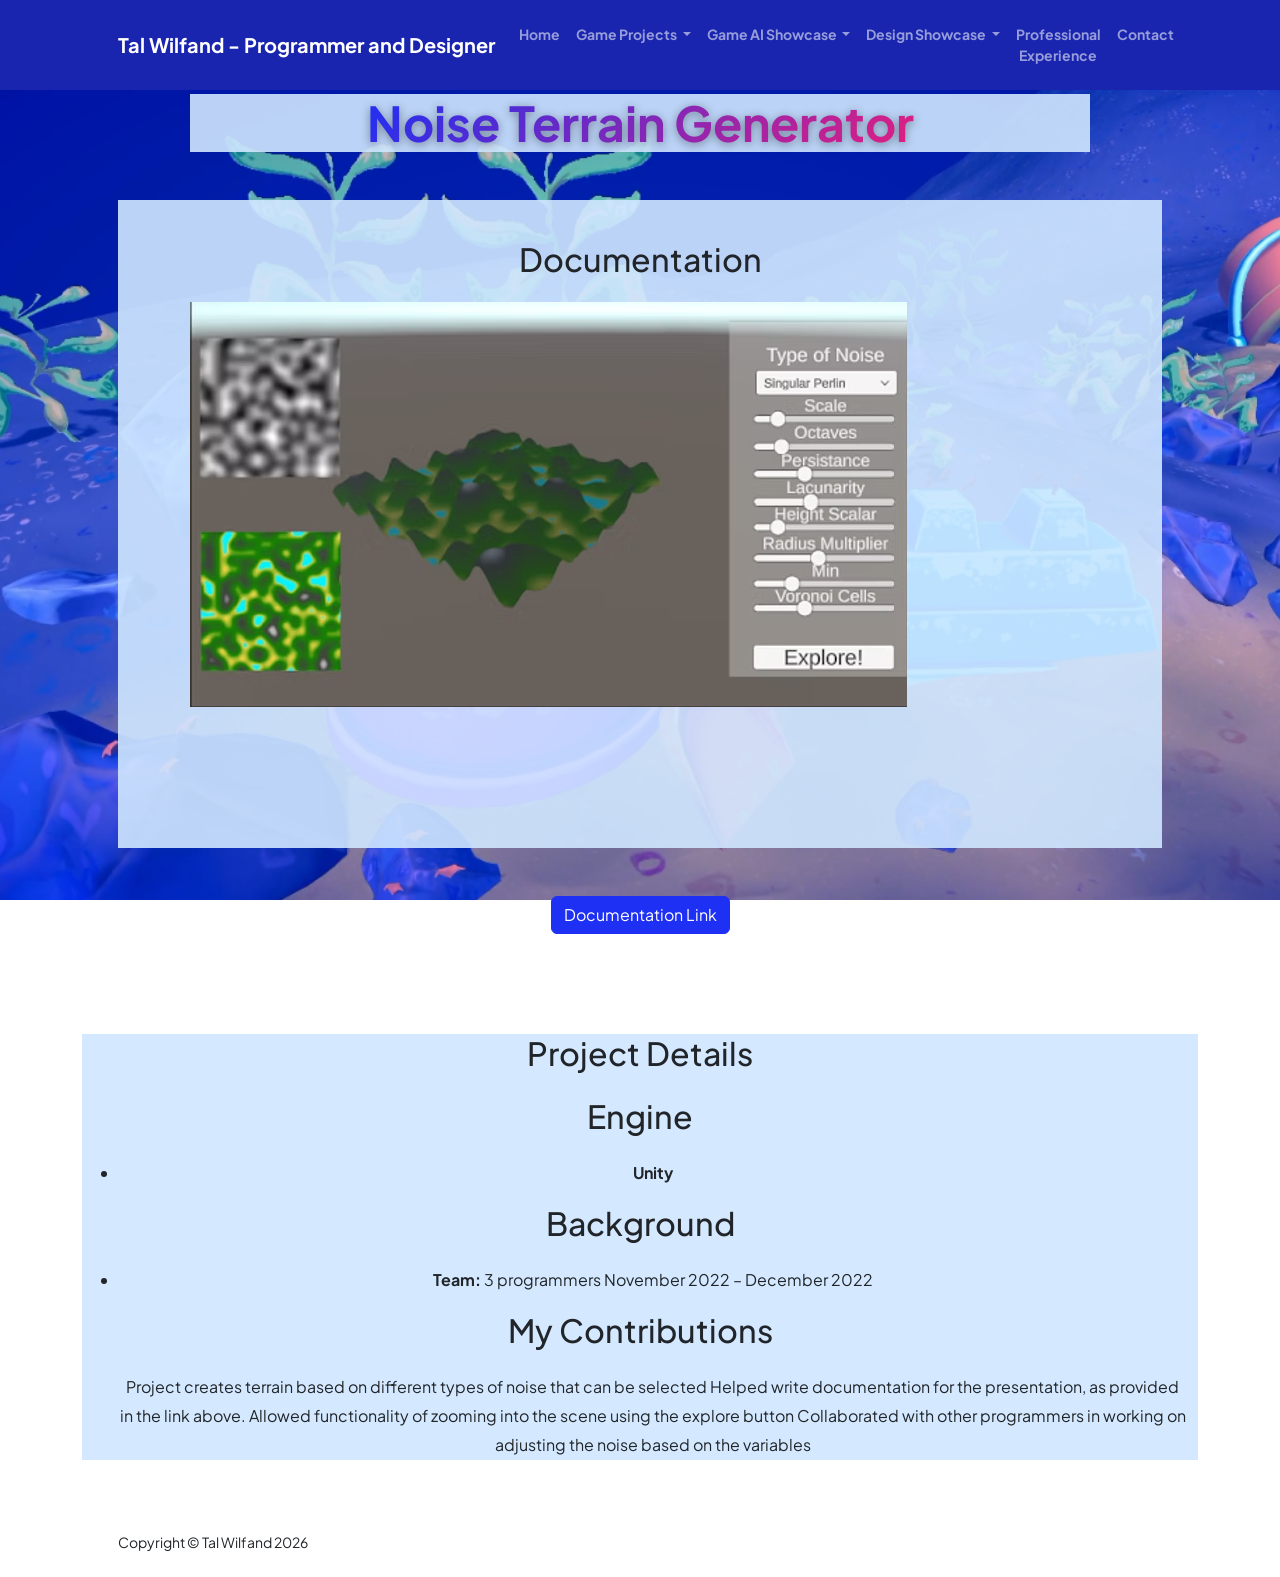
<file: noise_terrain.html>
<!DOCTYPE html>
<html lang="en">
    <head>
        <meta charset="utf-8" />
        <meta name="viewport" content="width=device-width, initial-scale=1, shrink-to-fit=no" />
        <meta name="description" content="" />
        <meta name="author" content="" />
        <title>Noise Terrain Generator</title>
        <!-- Favicon-->
        <link rel="icon" type="image/x-icon" href="assets/square-letter-t.png" />
        <!-- Custom Google font-->
        <link rel="preconnect" href="https://fonts.googleapis.com" />
        <link rel="preconnect" href="https://fonts.gstatic.com" crossorigin />
        <link href="https://fonts.googleapis.com/css2?family=Plus+Jakarta+Sans:wght@100;200;300;400;500;600;700;800;900&amp;display=swap" rel="stylesheet" />
        <!-- Bootstrap icons-->
        <link href="https://cdn.jsdelivr.net/npm/bootstrap-icons@1.8.1/font/bootstrap-icons.css" rel="stylesheet" />
        <!-- Core theme CSS (includes Bootstrap)-->
        <link href="css/styles.css" rel="stylesheet" />
    </head>
    <body class="d-flex flex-column h-100 bg-lightblue">
        <main class="flex-shrink-0">
            <!-- Navigation-->
            <nav class="navbar navbar-expand-lg navbar-light bg-blue py-3">
                <div class="container px-5">
                    <a class="navbar-brand" href="index.html"><span class="fw-bolder text-white">Tal Wilfand - Programmer and Designer</span></a>
                    <button class="navbar-toggler" type="button" data-bs-toggle="collapse" data-bs-target="#navbarSupportedContent" aria-controls="navbarSupportedContent" aria-expanded="false" aria-label="Toggle navigation"><span class="navbar-toggler-icon"></span></button>
                    <div class="collapse navbar-collapse" id="navbarSupportedContent">
                        <ul class="navbar-nav ms-auto mb-2 mb-lg-0 small fw-bolder">
                            <li class="nav-item"><a class="nav-link" href="index.html">Home</a></li>
<!--                             <li class="nav-item"><a class="nav-link" href="projects.html">Game Projects</a></li>
 -->                        <li class="nav-item dropdown">
                                <a class="nav-link dropdown-toggle"
                                href="#"
                                id="gameProjectsDropdown"
                                role="button"
                                data-bs-toggle="dropdown"
                                aria-expanded="false">
                                    Game Projects
                                </a>

                                <ul class="dropdown-menu" aria-labelledby="gameProjectsDropdown">
                                    <li><a class="dropdown-item" href="one_in_a_krillion.html">One in a Krillion</a></li>                                    
                                    <li><a class="dropdown-item" href="cu_blight.html">Cu Blight</a></li>                                    
                                    <li><a class="dropdown-item" href="coopers_cleanup.html">Cooper's Cleanup</a></li>                                    
                                    <li><a class="dropdown-item" href="gameshift.html">GAMESHIFT</a></li>
                                    <li><a class="dropdown-item" href="mobius_rain.html">Mobius Rain</a></li>


                                </ul>
                            </li>
                            <li class="nav-item dropdown">
                                <a class="nav-link dropdown-toggle"
                                href="#"
                                id="gameProjectsDropdown"
                                role="button"
                                data-bs-toggle="dropdown"
                                aria-expanded="false">
                                    Game AI Showcase
                                </a>

                                <ul class="dropdown-menu" aria-labelledby="gameProjectsDropdown">
                                    <li><a class="dropdown-item" href="pathfinding.html">Pathfinding</a></li>
                                    <li><a class="dropdown-item" href="noise_terrain.html">Noise Terrain Generator</a></li>
                                    <li><a class="dropdown-item" href="unreal_stealth.html">Unreal Stealth</a></li>
                                </ul>
                            </li>
                            <li class="nav-item dropdown">
                                <a class="nav-link dropdown-toggle"
                                href="#"
                                id="gameProjectsDropdown"
                                role="button"
                                data-bs-toggle="dropdown"
                                aria-expanded="false">
                                    Design Showcase
                                </a>

                                <ul class="dropdown-menu" aria-labelledby="gameProjectsDropdown">
                                    <li><a class="dropdown-item" href="procedural_generation.html">Procedural Generation</a></li>
                                    <li><a class="dropdown-item" href="terrain_analysis.html">Terrain Analysis Map</a></li>
                                    <li><a class="dropdown-item" href="automatic_simulator.html">Automatic Simulator</a></li>
                                </ul>
                            </li>
                            <li class="nav-item"><a class="nav-link" href="resume.html">Professional Experience</a></li>
                            <li class="nav-item"><a class="nav-link" href="contact.html">Contact</a></li>
                        </ul>
                    </div>
                </div>
            </nav>


            <!-- Projects Section-->
            <section class="py-1">
                <div class="container px-5 mb-5">
                    <div class="text-center mb-5 project-details">
                        <h1 class="display-5 fw-bolder mb-0"><span class="text-gradient d-inline">Noise Terrain Generator</span></h1>
                    </div>

                    <div class="container my-5 project-details-video">
                        <h2 class="text-center mb-4">Documentation</h2>

                        <div class="video-container">
                            <img src="assets/noise.avif" alt="Noise">

                        </div>
                    </div>

                    <div class="text-center mt-4">
                        <a href="https://docs.google.com/presentation/d/1gd0taKAy0SfDJm90XsFUhYZ2crzhoHIy4VkunTEFupM/edit?usp=sharing"
                        class="btn btn-primary"
                        role="button"
                        target="_blank">
                            Documentation Link
                        </a>
                    </div>
                </div>
            </section>
        <div class="container my-5">
<div class="container project-details">
    <h2 class="text-center mb-4">Project Details</h2>
        <h2 class="text-center mb-4">Engine</h2>

        <ul>
            <li>
                <strong>Unity</strong>
            </li>
        </ul>        
        <h2 class="text-center mb-4">Background</h2> 
            <ul>
                <li>
                    <strong>Team:</strong> 3 programmers
                    November 2022 – December 2022
                </li>
            </ul>        
        <h2 class="text-center mb-4">My Contributions</h2>

        <ul>
            Project creates terrain based on different types of noise that can be selected

            Helped write documentation for the presentation, as provided in the link above. 

            Allowed functionality of zooming into the scene using the explore button

            Collaborated with other programmers in working on adjusting the noise based on the variables
        </ul>
    </div>
    </div>
        </main>
        <!-- Footer-->
        <footer class="bg-white py-4 mt-auto">
            <div class="container px-5">
                <div class="row align-items-center justify-content-between flex-column flex-sm-row">
                    <div class="col-auto"><div class="small m-0">Copyright &copy; Tal Wilfand 2026</div></div>
                </div>
            </div>
        </footer>
        <!-- Bootstrap core JS-->
        <script src="https://cdn.jsdelivr.net/npm/bootstrap@5.2.3/dist/js/bootstrap.bundle.min.js"></script>
        <!-- Core theme JS-->
        <script src="js/scripts.js"></script>
    </body>
</html>
</file>
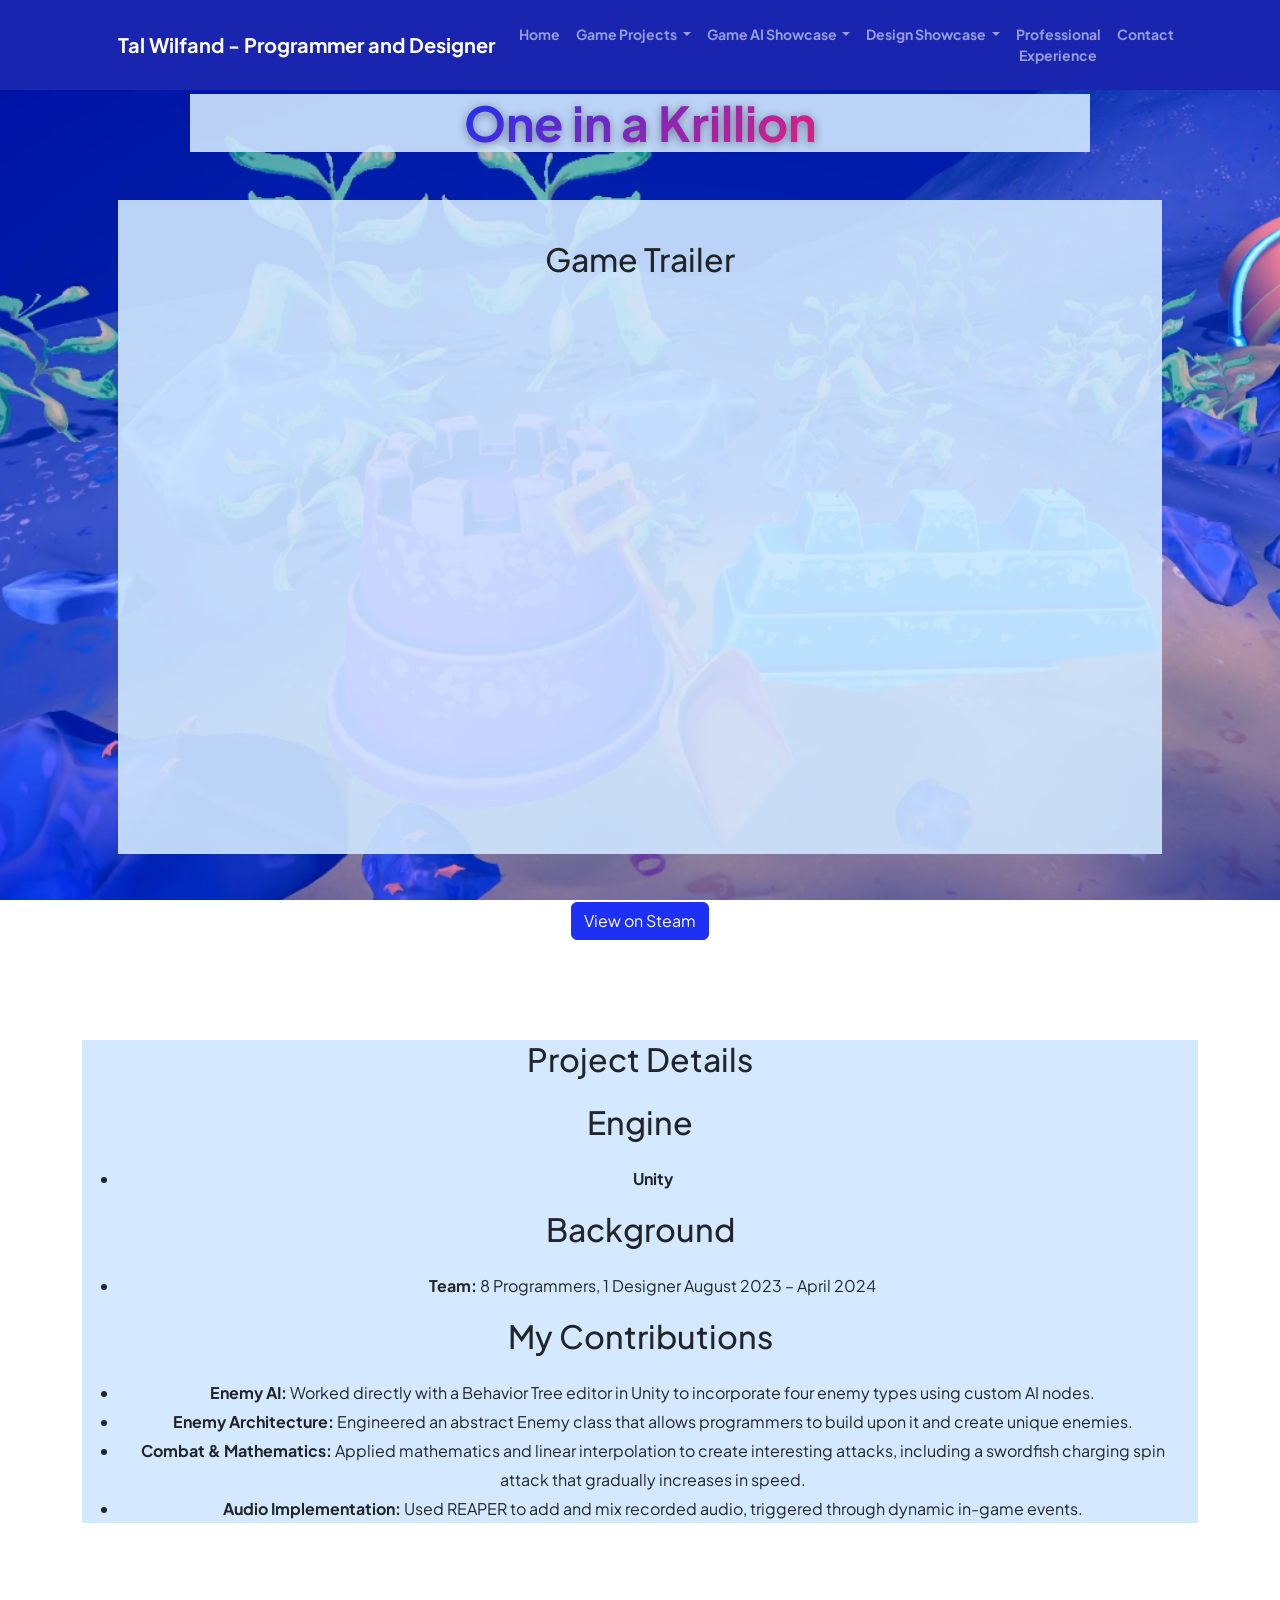
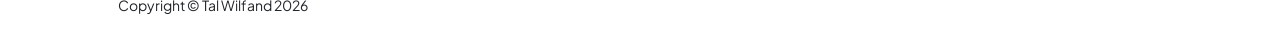
<file: one_in_a_krillion.html>
<!DOCTYPE html>
<html lang="en">
    <head>
        <meta charset="utf-8" />
        <meta name="viewport" content="width=device-width, initial-scale=1, shrink-to-fit=no" />
        <meta name="description" content="" />
        <meta name="author" content="" />
        <title>One In a Krillion</title>
        <!-- Favicon-->
        <link rel="icon" type="image/x-icon" href="assets/square-letter-t.png" />
        <!-- Custom Google font-->
        <link rel="preconnect" href="https://fonts.googleapis.com" />
        <link rel="preconnect" href="https://fonts.gstatic.com" crossorigin />
        <link href="https://fonts.googleapis.com/css2?family=Plus+Jakarta+Sans:wght@100;200;300;400;500;600;700;800;900&amp;display=swap" rel="stylesheet" />
        <!-- Bootstrap icons-->
        <link href="https://cdn.jsdelivr.net/npm/bootstrap-icons@1.8.1/font/bootstrap-icons.css" rel="stylesheet" />
        <!-- Core theme CSS (includes Bootstrap)-->
        <link href="css/styles.css" rel="stylesheet" />
    </head>
    <body class="d-flex flex-column h-100 bg-lightblue">
        <main class="flex-shrink-0">
            <!-- Navigation-->
            <nav class="navbar navbar-expand-lg navbar-light bg-blue py-3">
                <div class="container px-5">
                    <a class="navbar-brand" href="index.html"><span class="fw-bolder text-white">Tal Wilfand - Programmer and Designer</span></a>
                    <button class="navbar-toggler" type="button" data-bs-toggle="collapse" data-bs-target="#navbarSupportedContent" aria-controls="navbarSupportedContent" aria-expanded="false" aria-label="Toggle navigation"><span class="navbar-toggler-icon"></span></button>
                    <div class="collapse navbar-collapse" id="navbarSupportedContent">
                        <ul class="navbar-nav ms-auto mb-2 mb-lg-0 small fw-bolder">
                            <li class="nav-item"><a class="nav-link" href="index.html">Home</a></li>
<!--                             <li class="nav-item"><a class="nav-link" href="projects.html">Game Projects</a></li>
 -->                        <li class="nav-item dropdown">
                                <a class="nav-link dropdown-toggle"
                                href="#"
                                id="gameProjectsDropdown"
                                role="button"
                                data-bs-toggle="dropdown"
                                aria-expanded="false">
                                    Game Projects
                                </a>

                                <ul class="dropdown-menu" aria-labelledby="gameProjectsDropdown">
                                    <li><a class="dropdown-item" href="one_in_a_krillion.html">One in a Krillion</a></li>                                    
                                    <li><a class="dropdown-item" href="cu_blight.html">Cu Blight</a></li>                                    
                                    <li><a class="dropdown-item" href="coopers_cleanup.html">Cooper's Cleanup</a></li>                                    
                                    <li><a class="dropdown-item" href="gameshift.html">GAMESHIFT</a></li>
                                    <li><a class="dropdown-item" href="mobius_rain.html">Mobius Rain</a></li>


                                </ul>
                            </li>
                            <li class="nav-item dropdown">
                                <a class="nav-link dropdown-toggle"
                                href="#"
                                id="gameProjectsDropdown"
                                role="button"
                                data-bs-toggle="dropdown"
                                aria-expanded="false">
                                    Game AI Showcase
                                </a>

                                <ul class="dropdown-menu" aria-labelledby="gameProjectsDropdown">
                                    <li><a class="dropdown-item" href="pathfinding.html">Pathfinding</a></li>
                                    <li><a class="dropdown-item" href="noise_terrain.html">Noise Terrain Generator</a></li>
                                    <li><a class="dropdown-item" href="unreal_stealth.html">Unreal Stealth</a></li>
                                </ul>
                            </li>
                            <li class="nav-item dropdown">
                                <a class="nav-link dropdown-toggle"
                                href="#"
                                id="gameProjectsDropdown"
                                role="button"
                                data-bs-toggle="dropdown"
                                aria-expanded="false">
                                    Design Showcase
                                </a>

                                <ul class="dropdown-menu" aria-labelledby="gameProjectsDropdown">
                                    <li><a class="dropdown-item" href="procedural_generation.html">Procedural Generation</a></li>
                                    <li><a class="dropdown-item" href="terrain_analysis.html">Terrain Analysis Map</a></li>
                                    <li><a class="dropdown-item" href="automatic_simulator.html">Automatic Simulator</a></li>
                                </ul>
                            </li>
                            <li class="nav-item"><a class="nav-link" href="resume.html">Professional Experience</a></li>
                            <li class="nav-item"><a class="nav-link" href="contact.html">Contact</a></li>
                        </ul>
                    </div>
                </div>
            </nav>


            <!-- Projects Section-->
            <section class="py-1">
                <div class="container px-5 mb-5">
                    <div class="text-center mb-5 project-details">
                        <h1 class="display-5 fw-bolder mb-0"><span class="text-gradient d-inline">One in a Krillion</span></h1>
                    </div>

                    <div class="container my-5 project-details-video">
                        <h2 class="text-center mb-4">Game Trailer</h2>

                        <div class="video-container">
                            <iframe
                                src="https://www.youtube.com/embed/YR-3VEKF25c"
                                title="Game Trailer"
                                allowfullscreen>
                            </iframe>
                        </div>
                    </div>

                    <div class="text-center mt-4">
                        <a href="https://store.steampowered.com/app/2924160/One_in_a_Krillion/"
                        class="btn btn-primary"
                        role="button"
                        target="_blank">
                            View on Steam
                        </a>
                    </div>
                </div>
            </section>
        <div class="container my-5">
<div class="container project-details">
    <h2 class="text-center mb-4">Project Details</h2>
        <h2 class="text-center mb-4">Engine</h2>

        <ul>
            <li>
                <strong>Unity</strong>
            </li>
        </ul>        
        <h2 class="text-center mb-4">Background</h2> 
            <ul>
                <li>
                    <strong>Team:</strong> 8 Programmers, 1 Designer
                    August 2023 – April 2024
                </li>
            </ul>        
        <h2 class="text-center mb-4">My Contributions</h2>

        <ul>
            <li>
                <strong>Enemy AI:</strong>
                Worked directly with a Behavior Tree editor in Unity
                to incorporate four enemy types using custom AI nodes.
            </li>

            <li>
                <strong>Enemy Architecture:</strong>
                Engineered an abstract Enemy class that allows
                programmers to build upon it and create unique enemies.
            </li>

            <li>
                <strong>Combat & Mathematics:</strong>
                Applied mathematics and linear interpolation to
                create interesting attacks, including a swordfish
                charging spin attack that gradually increases in speed.
            </li>

            <li>
                <strong>Audio Implementation:</strong>
                Used REAPER to add and mix recorded audio,
                triggered through dynamic in-game events.
            </li>
        </ul>
    </div>
    </div>
        </main>
        <!-- Footer-->
        <footer class="bg-white py-4 mt-auto">
            <div class="container px-5">
                <div class="row align-items-center justify-content-between flex-column flex-sm-row">
                    <div class="col-auto"><div class="small m-0">Copyright &copy; Tal Wilfand 2026</div></div>
                </div>
            </div>
        </footer>
        <!-- Bootstrap core JS-->
        <script src="https://cdn.jsdelivr.net/npm/bootstrap@5.2.3/dist/js/bootstrap.bundle.min.js"></script>
        <!-- Core theme JS-->
        <script src="js/scripts.js"></script>
    </body>
</html>
</file>
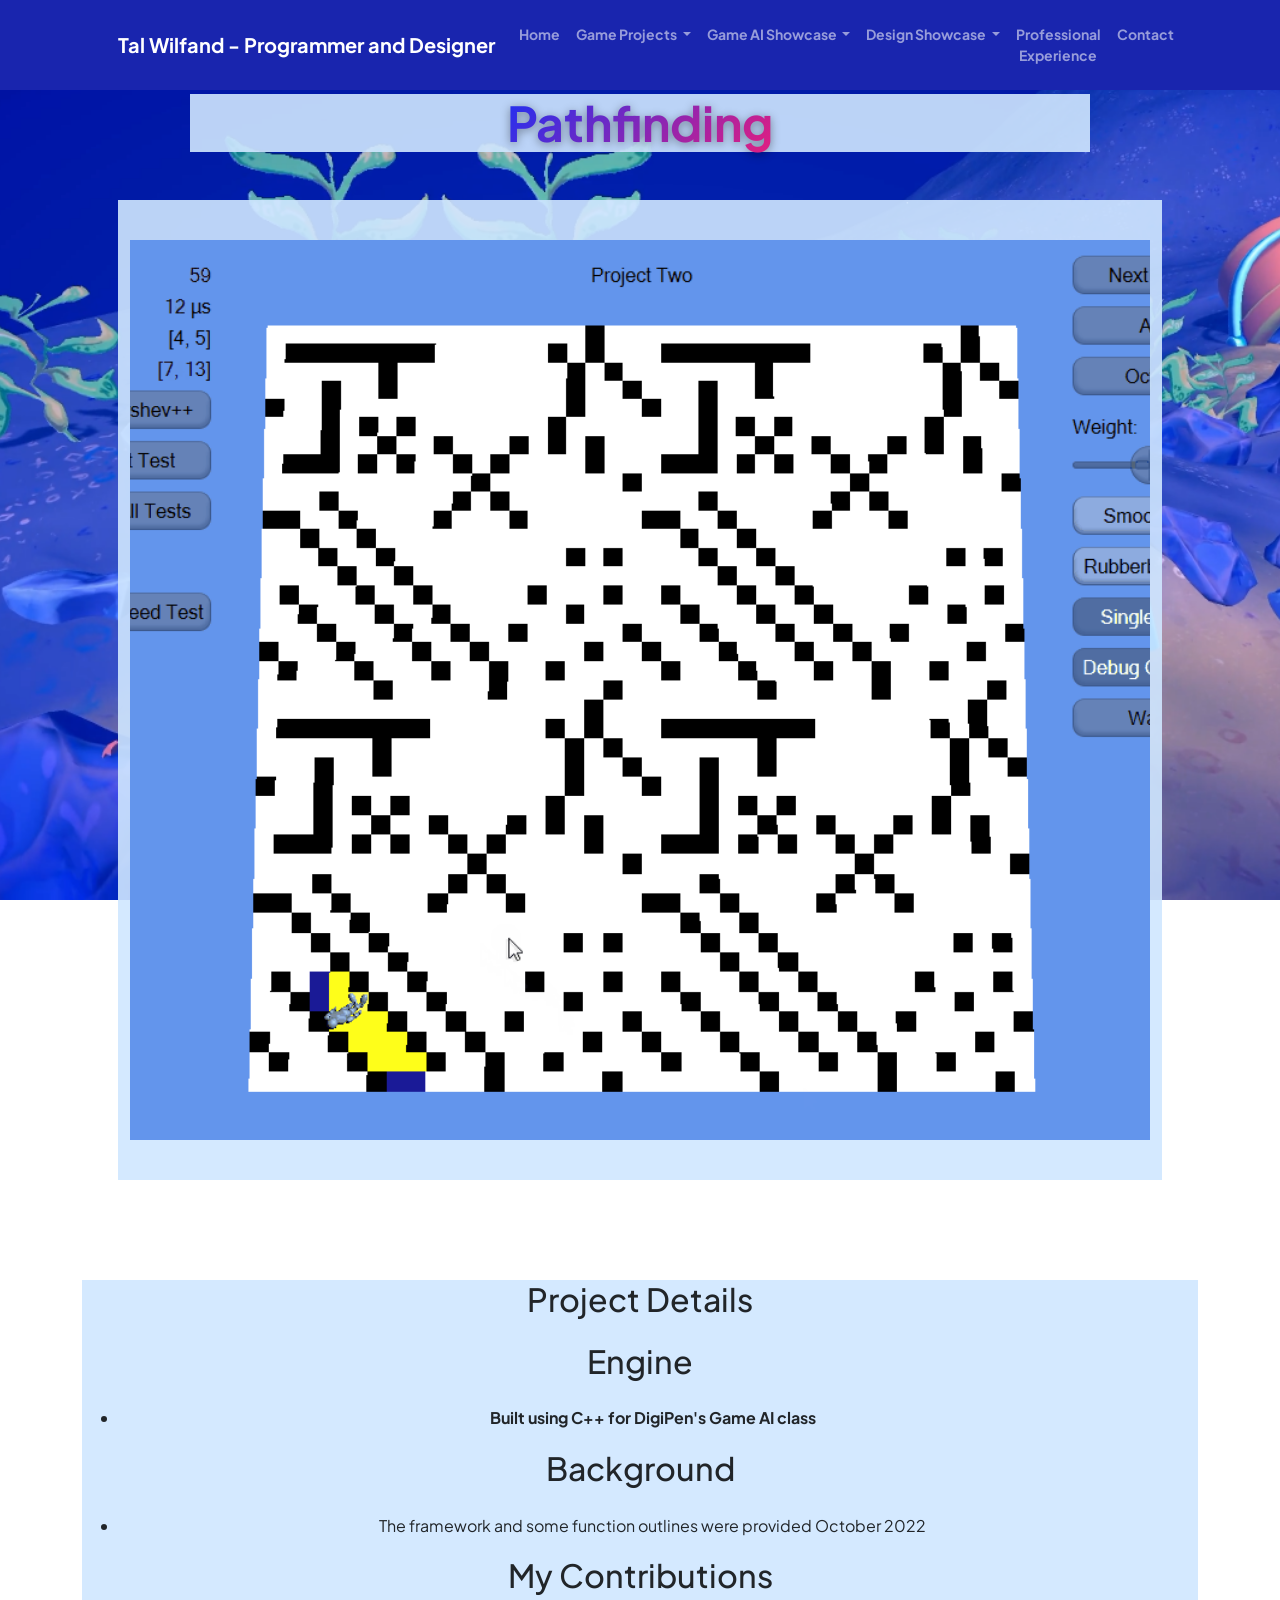
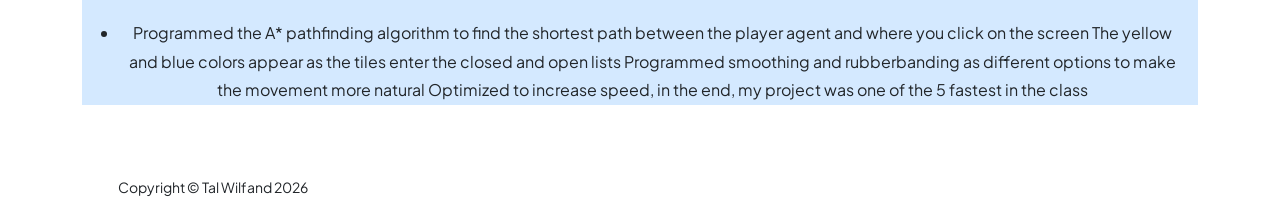
<file: pathfinding.html>
<!DOCTYPE html>
<html lang="en">
    <head>
        <meta charset="utf-8" />
        <meta name="viewport" content="width=device-width, initial-scale=1, shrink-to-fit=no" />
        <meta name="description" content="" />
        <meta name="author" content="" />
        <title>Pathfinding</title>
        <!-- Favicon-->
        <link rel="icon" type="image/x-icon" href="assets/square-letter-t.png" />
        <!-- Custom Google font-->
        <link rel="preconnect" href="https://fonts.googleapis.com" />
        <link rel="preconnect" href="https://fonts.gstatic.com" crossorigin />
        <link href="https://fonts.googleapis.com/css2?family=Plus+Jakarta+Sans:wght@100;200;300;400;500;600;700;800;900&amp;display=swap" rel="stylesheet" />
        <!-- Bootstrap icons-->
        <link href="https://cdn.jsdelivr.net/npm/bootstrap-icons@1.8.1/font/bootstrap-icons.css" rel="stylesheet" />
        <!-- Core theme CSS (includes Bootstrap)-->
        <link href="css/styles.css" rel="stylesheet" />
    </head>
    <body class="d-flex flex-column h-100 bg-lightblue">
        <main class="flex-shrink-0">
            <!-- Navigation-->
            <nav class="navbar navbar-expand-lg navbar-light bg-blue py-3">
                <div class="container px-5">
                    <a class="navbar-brand" href="index.html"><span class="fw-bolder text-white">Tal Wilfand - Programmer and Designer</span></a>
                    <button class="navbar-toggler" type="button" data-bs-toggle="collapse" data-bs-target="#navbarSupportedContent" aria-controls="navbarSupportedContent" aria-expanded="false" aria-label="Toggle navigation"><span class="navbar-toggler-icon"></span></button>
                    <div class="collapse navbar-collapse" id="navbarSupportedContent">
                        <ul class="navbar-nav ms-auto mb-2 mb-lg-0 small fw-bolder">
                            <li class="nav-item"><a class="nav-link" href="index.html">Home</a></li>
<!--                             <li class="nav-item"><a class="nav-link" href="projects.html">Game Projects</a></li>
 -->                        <li class="nav-item dropdown">
                                <a class="nav-link dropdown-toggle"
                                href="#"
                                id="gameProjectsDropdown"
                                role="button"
                                data-bs-toggle="dropdown"
                                aria-expanded="false">
                                    Game Projects
                                </a>

                                                                <ul class="dropdown-menu" aria-labelledby="gameProjectsDropdown">
                                    <li><a class="dropdown-item" href="one_in_a_krillion.html">One in a Krillion</a></li>                                    
                                    <li><a class="dropdown-item" href="cu_blight.html">Cu Blight</a></li>                                    
                                    <li><a class="dropdown-item" href="coopers_cleanup.html">Cooper's Cleanup</a></li>                                    
                                    <li><a class="dropdown-item" href="gameshift.html">GAMESHIFT</a></li>
                                    <li><a class="dropdown-item" href="mobius_rain.html">Mobius Rain</a></li>


                                </ul>
                            </li>
                            <li class="nav-item dropdown">
                                <a class="nav-link dropdown-toggle"
                                href="#"
                                id="gameProjectsDropdown"
                                role="button"
                                data-bs-toggle="dropdown"
                                aria-expanded="false">
                                    Game AI Showcase
                                </a>

                                <ul class="dropdown-menu" aria-labelledby="gameProjectsDropdown">
                                    <li><a class="dropdown-item" href="pathfinding.html">Pathfinding</a></li>
                                    <li><a class="dropdown-item" href="noise_terrain.html">Noise Terrain Generator</a></li>
                                    <li><a class="dropdown-item" href="unreal_stealth.html">Unreal Stealth</a></li>
                                </ul>
                            </li>
                            <li class="nav-item dropdown">
                                <a class="nav-link dropdown-toggle"
                                href="#"
                                id="gameProjectsDropdown"
                                role="button"
                                data-bs-toggle="dropdown"
                                aria-expanded="false">
                                    Design Showcase
                                </a>

                                <ul class="dropdown-menu" aria-labelledby="gameProjectsDropdown">
                                    <li><a class="dropdown-item" href="procedural_generation.html">Procedural Generation</a></li>
                                    <li><a class="dropdown-item" href="terrain_analysis.html">Terrain Analysis Map</a></li>
                                    <li><a class="dropdown-item" href="automatic_simulator.html">Automatic Simulator</a></li>
                                </ul>
                            </li>
                            <li class="nav-item"><a class="nav-link" href="resume.html">Professional Experience</a></li>
                            <li class="nav-item"><a class="nav-link" href="contact.html">Contact</a></li>
                        </ul>
                    </div>
                </div>
            </nav>


            <!-- Projects Section-->
            <section class="py-1">
                <div class="container px-5 mb-5">
                    <div class="text-center mb-5 project-details">
                        <h1 class="display-5 fw-bolder mb-0"><span class="text-gradient d-inline">Pathfinding</span></h1>
                    </div>

                    <div class="container my-5 project-details-video">

                        <div class="pathfinding_gif">
                        </div>
                    </div>
                </div>
            </section>
        <div class="container my-5">
<div class="container project-details">
    <h2 class="text-center mb-4">Project Details</h2>
        <h2 class="text-center mb-4">Engine</h2>

        <ul>
            <li>
                <strong>Built using C++ for DigiPen's Game AI class</strong>
            </li>
        </ul>        
        <h2 class="text-center mb-4">Background</h2> 
            <ul>
                <li>
                    The framework and some function outlines were provided
                    October 2022
                </li>
            </ul>        
        <h2 class="text-center mb-4">My Contributions</h2>

        <ul>
            <li>
                Programmed the A* pathfinding algorithm to find the shortest path between the player agent and where you click on the screen

                The yellow and blue colors appear as the tiles enter the closed and open lists

                Programmed smoothing and rubberbanding as different options to make the movement more natural

                Optimized to increase speed, in the end, my project was one of the 5 fastest in the class
            </li>
        </ul>
    </div>
    </div>
        </main>
        <!-- Footer-->
        <footer class="bg-white py-4 mt-auto">
            <div class="container px-5">
                <div class="row align-items-center justify-content-between flex-column flex-sm-row">
                    <div class="col-auto"><div class="small m-0">Copyright &copy; Tal Wilfand 2026</div></div>
                </div>
            </div>
        </footer>
        <!-- Bootstrap core JS-->
        <script src="https://cdn.jsdelivr.net/npm/bootstrap@5.2.3/dist/js/bootstrap.bundle.min.js"></script>
        <!-- Core theme JS-->
        <script src="js/scripts.js"></script>
    </body>
</html>
</file>
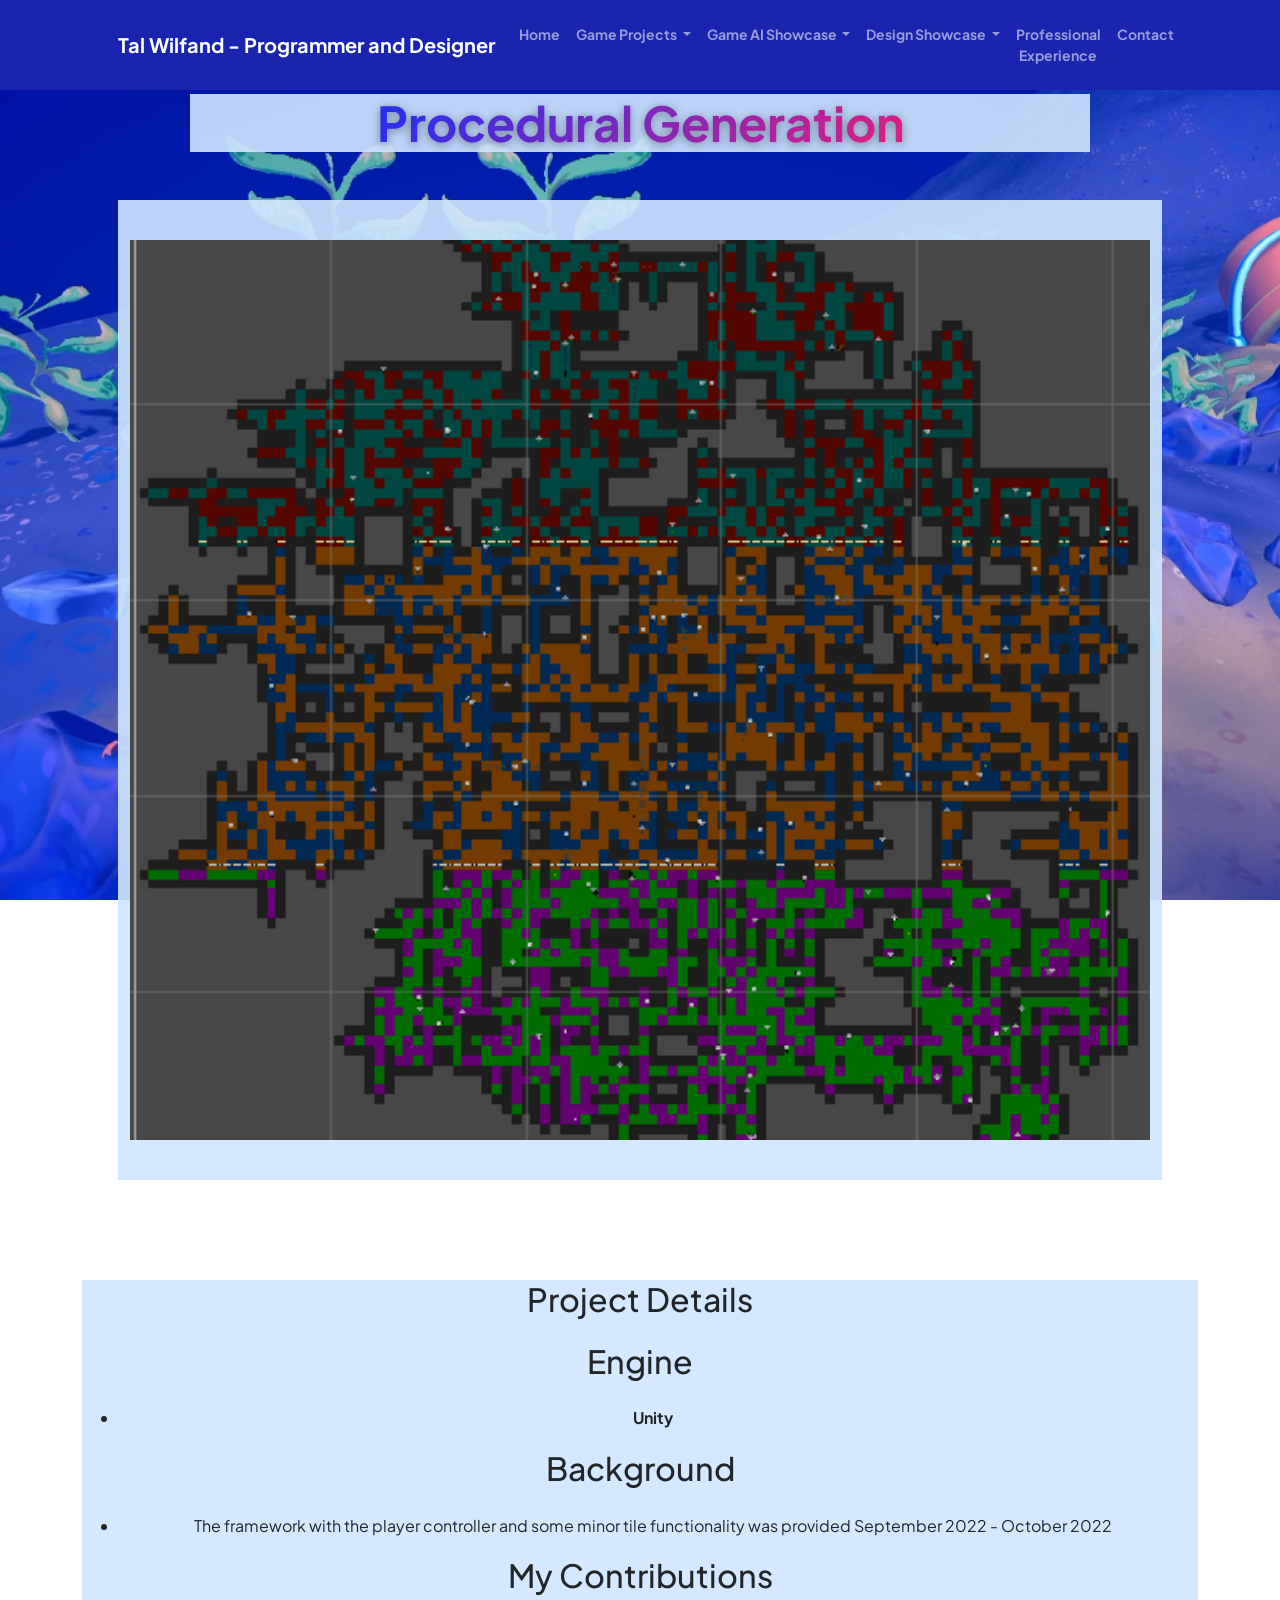
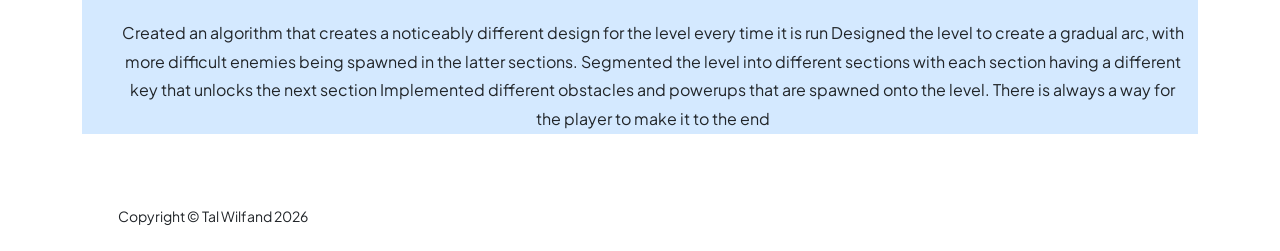
<file: procedural_generation.html>
<!DOCTYPE html>
<html lang="en">
    <head>
        <meta charset="utf-8" />
        <meta name="viewport" content="width=device-width, initial-scale=1, shrink-to-fit=no" />
        <meta name="description" content="" />
        <meta name="author" content="" />
        <title>Procedural Generation</title>
        <!-- Favicon-->
        <link rel="icon" type="image/x-icon" href="assets/square-letter-t.png" />
        <!-- Custom Google font-->
        <link rel="preconnect" href="https://fonts.googleapis.com" />
        <link rel="preconnect" href="https://fonts.gstatic.com" crossorigin />
        <link href="https://fonts.googleapis.com/css2?family=Plus+Jakarta+Sans:wght@100;200;300;400;500;600;700;800;900&amp;display=swap" rel="stylesheet" />
        <!-- Bootstrap icons-->
        <link href="https://cdn.jsdelivr.net/npm/bootstrap-icons@1.8.1/font/bootstrap-icons.css" rel="stylesheet" />
        <!-- Core theme CSS (includes Bootstrap)-->
        <link href="css/styles.css" rel="stylesheet" />
    </head>
    <body class="d-flex flex-column h-100 bg-lightblue">
        <main class="flex-shrink-0">
            <!-- Navigation-->
            <nav class="navbar navbar-expand-lg navbar-light bg-blue py-3">
                <div class="container px-5">
                    <a class="navbar-brand" href="index.html"><span class="fw-bolder text-white">Tal Wilfand - Programmer and Designer</span></a>
                    <button class="navbar-toggler" type="button" data-bs-toggle="collapse" data-bs-target="#navbarSupportedContent" aria-controls="navbarSupportedContent" aria-expanded="false" aria-label="Toggle navigation"><span class="navbar-toggler-icon"></span></button>
                    <div class="collapse navbar-collapse" id="navbarSupportedContent">
                        <ul class="navbar-nav ms-auto mb-2 mb-lg-0 small fw-bolder">
                            <li class="nav-item"><a class="nav-link" href="index.html">Home</a></li>
<!--                             <li class="nav-item"><a class="nav-link" href="projects.html">Game Projects</a></li>
 -->                        <li class="nav-item dropdown">
                                <a class="nav-link dropdown-toggle"
                                href="#"
                                id="gameProjectsDropdown"
                                role="button"
                                data-bs-toggle="dropdown"
                                aria-expanded="false">
                                    Game Projects
                                </a>

                                <ul class="dropdown-menu" aria-labelledby="gameProjectsDropdown">
                                    <li><a class="dropdown-item" href="one_in_a_krillion.html">One in a Krillion</a></li>                                    
                                    <li><a class="dropdown-item" href="cu_blight.html">Cu Blight</a></li>                                    
                                    <li><a class="dropdown-item" href="coopers_cleanup.html">Cooper's Cleanup</a></li>                                    
                                    <li><a class="dropdown-item" href="gameshift.html">GAMESHIFT</a></li>
                                    <li><a class="dropdown-item" href="mobius_rain.html">Mobius Rain</a></li>


                                </ul>
                            </li>
                            <li class="nav-item dropdown">
                                <a class="nav-link dropdown-toggle"
                                href="#"
                                id="gameProjectsDropdown"
                                role="button"
                                data-bs-toggle="dropdown"
                                aria-expanded="false">
                                    Game AI Showcase
                                </a>

                                <ul class="dropdown-menu" aria-labelledby="gameProjectsDropdown">
                                    <li><a class="dropdown-item" href="pathfinding.html">Pathfinding</a></li>
                                    <li><a class="dropdown-item" href="noise_terrain.html">Noise Terrain Generator</a></li>
                                    <li><a class="dropdown-item" href="unreal_stealth.html">Unreal Stealth</a></li>
                                </ul>
                            </li>
                            <li class="nav-item dropdown">
                                <a class="nav-link dropdown-toggle"
                                href="#"
                                id="gameProjectsDropdown"
                                role="button"
                                data-bs-toggle="dropdown"
                                aria-expanded="false">
                                    Design Showcase
                                </a>

                                <ul class="dropdown-menu" aria-labelledby="gameProjectsDropdown">
                                    <li><a class="dropdown-item" href="procedural_generation.html">Procedural Generation</a></li>
                                    <li><a class="dropdown-item" href="terrain_analysis.html">Terrain Analysis Map</a></li>
                                    <li><a class="dropdown-item" href="automatic_simulator.html">Automatic Simulator</a></li>
                                </ul>
                            </li>
                            <li class="nav-item"><a class="nav-link" href="resume.html">Professional Experience</a></li>
                            <li class="nav-item"><a class="nav-link" href="contact.html">Contact</a></li>
                        </ul>
                    </div>
                </div>
            </nav>


            <!-- Projects Section-->
            <section class="py-1">
                <div class="container px-5 mb-5">
                    <div class="text-center mb-5 project-details">
                        <h1 class="display-5 fw-bolder mb-0"><span class="text-gradient d-inline">Procedural Generation</span></h1>
                    </div>

                    <div class="container my-5 project-details-video">

                        <div class="procedural_gen_gif">

                        </div>
                    </div>

                </div>
            </section>
        <div class="container my-5">
<div class="container project-details">
    <h2 class="text-center mb-4">Project Details</h2>
        <h2 class="text-center mb-4">Engine</h2>

        <ul>
            <li>
                <strong>Unity</strong>
            </li>
        </ul>        
        <h2 class="text-center mb-4">Background</h2> 
            <ul>
                <li>
                    The framework with the player controller and some minor tile functionality was provided
                    September 2022 - October 2022
                </li>
            </ul>        
        <h2 class="text-center mb-4">My Contributions</h2>

        <ul>
            Created an algorithm that creates a noticeably different design for the level every time it is run

            Designed the level to create a gradual arc, with more difficult enemies being spawned in the latter sections.

            Segmented the level into different sections with each section having a different key that unlocks the next section

            Implemented different obstacles and powerups that are spawned onto the level. There is always a way for the player to make it to the end
        </ul>
    </div>
    </div>
        </main>
        <!-- Footer-->
        <footer class="bg-white py-4 mt-auto">
            <div class="container px-5">
                <div class="row align-items-center justify-content-between flex-column flex-sm-row">
                    <div class="col-auto"><div class="small m-0">Copyright &copy; Tal Wilfand 2026</div></div>
                </div>
            </div>
        </footer>
        <!-- Bootstrap core JS-->
        <script src="https://cdn.jsdelivr.net/npm/bootstrap@5.2.3/dist/js/bootstrap.bundle.min.js"></script>
        <!-- Core theme JS-->
        <script src="js/scripts.js"></script>
    </body>
</html>
</file>
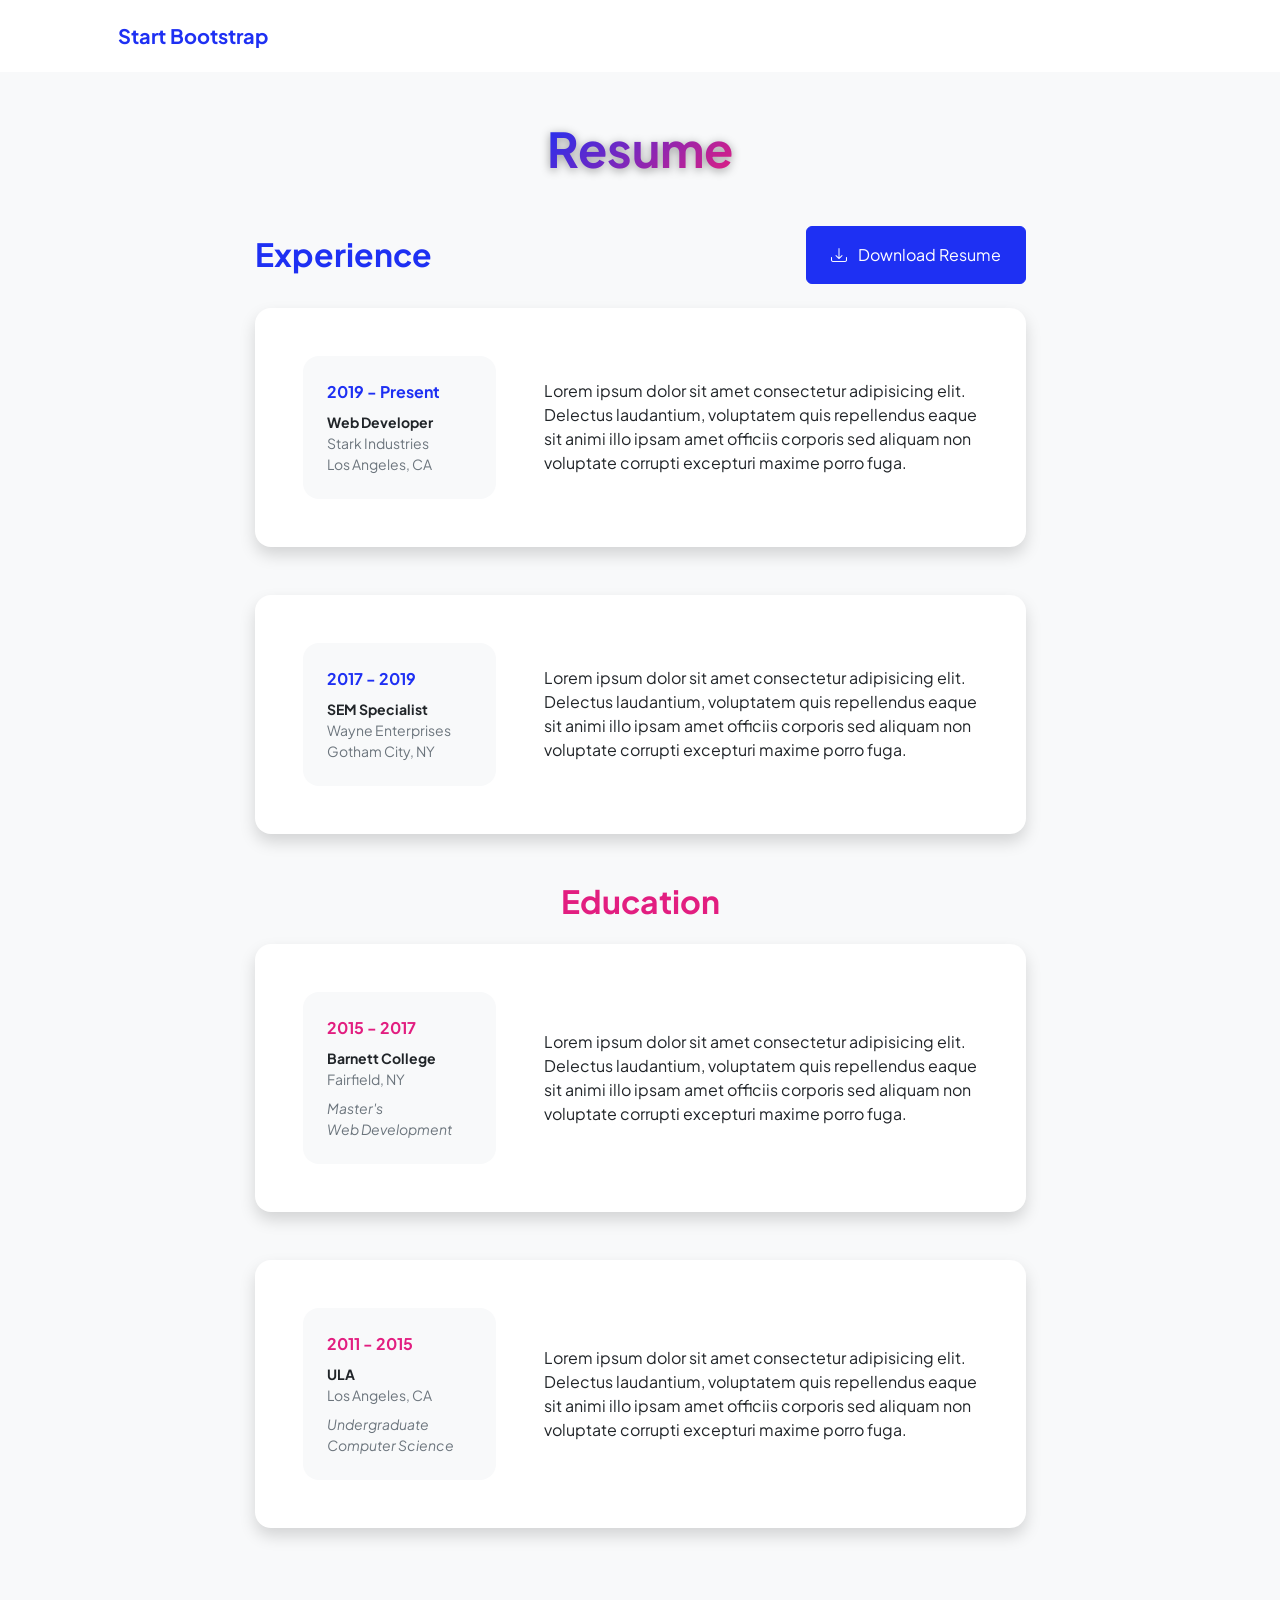
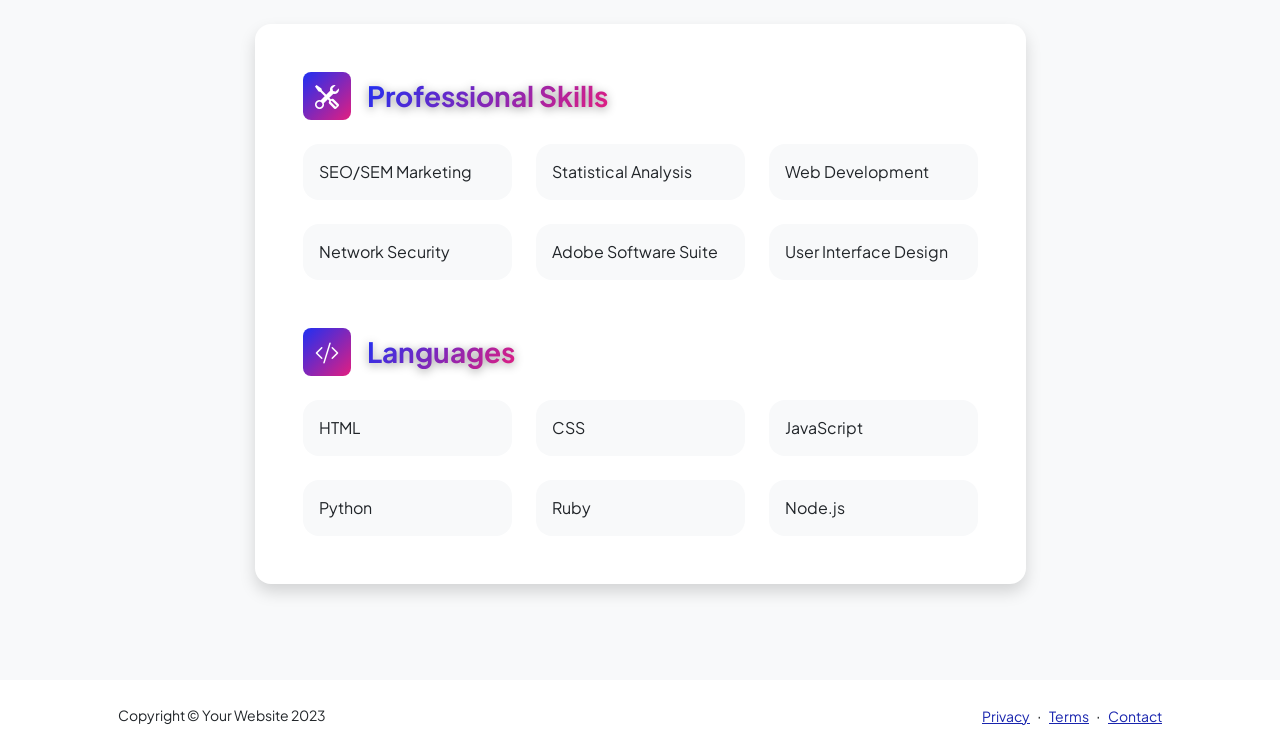
<file: resume.html>
<!DOCTYPE html>
<html lang="en">
    <head>
        <meta charset="utf-8" />
        <meta name="viewport" content="width=device-width, initial-scale=1, shrink-to-fit=no" />
        <meta name="description" content="" />
        <meta name="author" content="" />
        <title>Personal - Start Bootstrap Template</title>
        <!-- Favicon-->
        <link rel="icon" type="image/x-icon" href="assets/favicon.ico" />
        <!-- Custom Google font-->
        <link rel="preconnect" href="https://fonts.googleapis.com" />
        <link rel="preconnect" href="https://fonts.gstatic.com" crossorigin />
        <link href="https://fonts.googleapis.com/css2?family=Plus+Jakarta+Sans:wght@100;200;300;400;500;600;700;800;900&amp;display=swap" rel="stylesheet" />
        <!-- Bootstrap icons-->
        <link href="https://cdn.jsdelivr.net/npm/bootstrap-icons@1.8.1/font/bootstrap-icons.css" rel="stylesheet" />
        <!-- Core theme CSS (includes Bootstrap)-->
        <link href="css/styles.css" rel="stylesheet" />
    </head>
    <body class="d-flex flex-column h-100 bg-light">
        <main class="flex-shrink-0">
            <!-- Navigation-->
            <nav class="navbar navbar-expand-lg navbar-light bg-white py-3">
                <div class="container px-5">
                    <a class="navbar-brand" href="index.html"><span class="fw-bolder text-primary">Start Bootstrap</span></a>
                    <button class="navbar-toggler" type="button" data-bs-toggle="collapse" data-bs-target="#navbarSupportedContent" aria-controls="navbarSupportedContent" aria-expanded="false" aria-label="Toggle navigation"><span class="navbar-toggler-icon"></span></button>
                    <div class="collapse navbar-collapse" id="navbarSupportedContent">
                        <ul class="navbar-nav ms-auto mb-2 mb-lg-0 small fw-bolder">
                            <li class="nav-item"><a class="nav-link" href="index.html">Home</a></li>
                            <li class="nav-item"><a class="nav-link" href="resume.html">Resume</a></li>
                            <li class="nav-item"><a class="nav-link" href="projects.html">Projects</a></li>
                            <li class="nav-item"><a class="nav-link" href="contact.html">Contact</a></li>
                        </ul>
                    </div>
                </div>
            </nav>
            <!-- Page Content-->
            <div class="container px-5 my-5">
                <div class="text-center mb-5">
                    <h1 class="display-5 fw-bolder mb-0"><span class="text-gradient d-inline">Resume</span></h1>
                </div>
                <div class="row gx-5 justify-content-center">
                    <div class="col-lg-11 col-xl-9 col-xxl-8">
                        <!-- Experience Section-->
                        <section>
                            <div class="d-flex align-items-center justify-content-between mb-4">
                                <h2 class="text-primary fw-bolder mb-0">Experience</h2>
                                <!-- Download resume button-->
                                <!-- Note: Set the link href target to a PDF file within your project-->
                                <a class="btn btn-primary px-4 py-3" href="#!">
                                    <div class="d-inline-block bi bi-download me-2"></div>
                                    Download Resume
                                </a>
                            </div>
                            <!-- Experience Card 1-->
                            <div class="card shadow border-0 rounded-4 mb-5">
                                <div class="card-body p-5">
                                    <div class="row align-items-center gx-5">
                                        <div class="col text-center text-lg-start mb-4 mb-lg-0">
                                            <div class="bg-light p-4 rounded-4">
                                                <div class="text-primary fw-bolder mb-2">2019 - Present</div>
                                                <div class="small fw-bolder">Web Developer</div>
                                                <div class="small text-muted">Stark Industries</div>
                                                <div class="small text-muted">Los Angeles, CA</div>
                                            </div>
                                        </div>
                                        <div class="col-lg-8"><div>Lorem ipsum dolor sit amet consectetur adipisicing elit. Delectus laudantium, voluptatem quis repellendus eaque sit animi illo ipsam amet officiis corporis sed aliquam non voluptate corrupti excepturi maxime porro fuga.</div></div>
                                    </div>
                                </div>
                            </div>
                            <!-- Experience Card 2-->
                            <div class="card shadow border-0 rounded-4 mb-5">
                                <div class="card-body p-5">
                                    <div class="row align-items-center gx-5">
                                        <div class="col text-center text-lg-start mb-4 mb-lg-0">
                                            <div class="bg-light p-4 rounded-4">
                                                <div class="text-primary fw-bolder mb-2">2017 - 2019</div>
                                                <div class="small fw-bolder">SEM Specialist</div>
                                                <div class="small text-muted">Wayne Enterprises</div>
                                                <div class="small text-muted">Gotham City, NY</div>
                                            </div>
                                        </div>
                                        <div class="col-lg-8"><div>Lorem ipsum dolor sit amet consectetur adipisicing elit. Delectus laudantium, voluptatem quis repellendus eaque sit animi illo ipsam amet officiis corporis sed aliquam non voluptate corrupti excepturi maxime porro fuga.</div></div>
                                    </div>
                                </div>
                            </div>
                        </section>
                        <!-- Education Section-->
                        <section>
                            <h2 class="text-secondary fw-bolder mb-4">Education</h2>
                            <!-- Education Card 1-->
                            <div class="card shadow border-0 rounded-4 mb-5">
                                <div class="card-body p-5">
                                    <div class="row align-items-center gx-5">
                                        <div class="col text-center text-lg-start mb-4 mb-lg-0">
                                            <div class="bg-light p-4 rounded-4">
                                                <div class="text-secondary fw-bolder mb-2">2015 - 2017</div>
                                                <div class="mb-2">
                                                    <div class="small fw-bolder">Barnett College</div>
                                                    <div class="small text-muted">Fairfield, NY</div>
                                                </div>
                                                <div class="fst-italic">
                                                    <div class="small text-muted">Master's</div>
                                                    <div class="small text-muted">Web Development</div>
                                                </div>
                                            </div>
                                        </div>
                                        <div class="col-lg-8"><div>Lorem ipsum dolor sit amet consectetur adipisicing elit. Delectus laudantium, voluptatem quis repellendus eaque sit animi illo ipsam amet officiis corporis sed aliquam non voluptate corrupti excepturi maxime porro fuga.</div></div>
                                    </div>
                                </div>
                            </div>
                            <!-- Education Card 2-->
                            <div class="card shadow border-0 rounded-4 mb-5">
                                <div class="card-body p-5">
                                    <div class="row align-items-center gx-5">
                                        <div class="col text-center text-lg-start mb-4 mb-lg-0">
                                            <div class="bg-light p-4 rounded-4">
                                                <div class="text-secondary fw-bolder mb-2">2011 - 2015</div>
                                                <div class="mb-2">
                                                    <div class="small fw-bolder">ULA</div>
                                                    <div class="small text-muted">Los Angeles, CA</div>
                                                </div>
                                                <div class="fst-italic">
                                                    <div class="small text-muted">Undergraduate</div>
                                                    <div class="small text-muted">Computer Science</div>
                                                </div>
                                            </div>
                                        </div>
                                        <div class="col-lg-8"><div>Lorem ipsum dolor sit amet consectetur adipisicing elit. Delectus laudantium, voluptatem quis repellendus eaque sit animi illo ipsam amet officiis corporis sed aliquam non voluptate corrupti excepturi maxime porro fuga.</div></div>
                                    </div>
                                </div>
                            </div>
                        </section>
                        <!-- Divider-->
                        <div class="pb-5"></div>
                        <!-- Skills Section-->
                        <section>
                            <!-- Skillset Card-->
                            <div class="card shadow border-0 rounded-4 mb-5">
                                <div class="card-body p-5">
                                    <!-- Professional skills list-->
                                    <div class="mb-5">
                                        <div class="d-flex align-items-center mb-4">
                                            <div class="feature bg-primary bg-gradient-primary-to-secondary text-white rounded-3 me-3"><i class="bi bi-tools"></i></div>
                                            <h3 class="fw-bolder mb-0"><span class="text-gradient d-inline">Professional Skills</span></h3>
                                        </div>
                                        <div class="row row-cols-1 row-cols-md-3 mb-4">
                                            <div class="col mb-4 mb-md-0"><div class="d-flex align-items-center bg-light rounded-4 p-3 h-100">SEO/SEM Marketing</div></div>
                                            <div class="col mb-4 mb-md-0"><div class="d-flex align-items-center bg-light rounded-4 p-3 h-100">Statistical Analysis</div></div>
                                            <div class="col"><div class="d-flex align-items-center bg-light rounded-4 p-3 h-100">Web Development</div></div>
                                        </div>
                                        <div class="row row-cols-1 row-cols-md-3">
                                            <div class="col mb-4 mb-md-0"><div class="d-flex align-items-center bg-light rounded-4 p-3 h-100">Network Security</div></div>
                                            <div class="col mb-4 mb-md-0"><div class="d-flex align-items-center bg-light rounded-4 p-3 h-100">Adobe Software Suite</div></div>
                                            <div class="col"><div class="d-flex align-items-center bg-light rounded-4 p-3 h-100">User Interface Design</div></div>
                                        </div>
                                    </div>
                                    <!-- Languages list-->
                                    <div class="mb-0">
                                        <div class="d-flex align-items-center mb-4">
                                            <div class="feature bg-primary bg-gradient-primary-to-secondary text-white rounded-3 me-3"><i class="bi bi-code-slash"></i></div>
                                            <h3 class="fw-bolder mb-0"><span class="text-gradient d-inline">Languages</span></h3>
                                        </div>
                                        <div class="row row-cols-1 row-cols-md-3 mb-4">
                                            <div class="col mb-4 mb-md-0"><div class="d-flex align-items-center bg-light rounded-4 p-3 h-100">HTML</div></div>
                                            <div class="col mb-4 mb-md-0"><div class="d-flex align-items-center bg-light rounded-4 p-3 h-100">CSS</div></div>
                                            <div class="col"><div class="d-flex align-items-center bg-light rounded-4 p-3 h-100">JavaScript</div></div>
                                        </div>
                                        <div class="row row-cols-1 row-cols-md-3">
                                            <div class="col mb-4 mb-md-0"><div class="d-flex align-items-center bg-light rounded-4 p-3 h-100">Python</div></div>
                                            <div class="col mb-4 mb-md-0"><div class="d-flex align-items-center bg-light rounded-4 p-3 h-100">Ruby</div></div>
                                            <div class="col"><div class="d-flex align-items-center bg-light rounded-4 p-3 h-100">Node.js</div></div>
                                        </div>
                                    </div>
                                </div>
                            </div>
                        </section>
                    </div>
                </div>
            </div>
        </main>
        <!-- Footer-->
        <footer class="bg-white py-4 mt-auto">
            <div class="container px-5">
                <div class="row align-items-center justify-content-between flex-column flex-sm-row">
                    <div class="col-auto"><div class="small m-0">Copyright &copy; Your Website 2023</div></div>
                    <div class="col-auto">
                        <a class="small" href="#!">Privacy</a>
                        <span class="mx-1">&middot;</span>
                        <a class="small" href="#!">Terms</a>
                        <span class="mx-1">&middot;</span>
                        <a class="small" href="#!">Contact</a>
                    </div>
                </div>
            </div>
        </footer>
        <!-- Bootstrap core JS-->
        <script src="https://cdn.jsdelivr.net/npm/bootstrap@5.2.3/dist/js/bootstrap.bundle.min.js"></script>
        <!-- Core theme JS-->
        <script src="js/scripts.js"></script>
    </body>
</html>
</file>
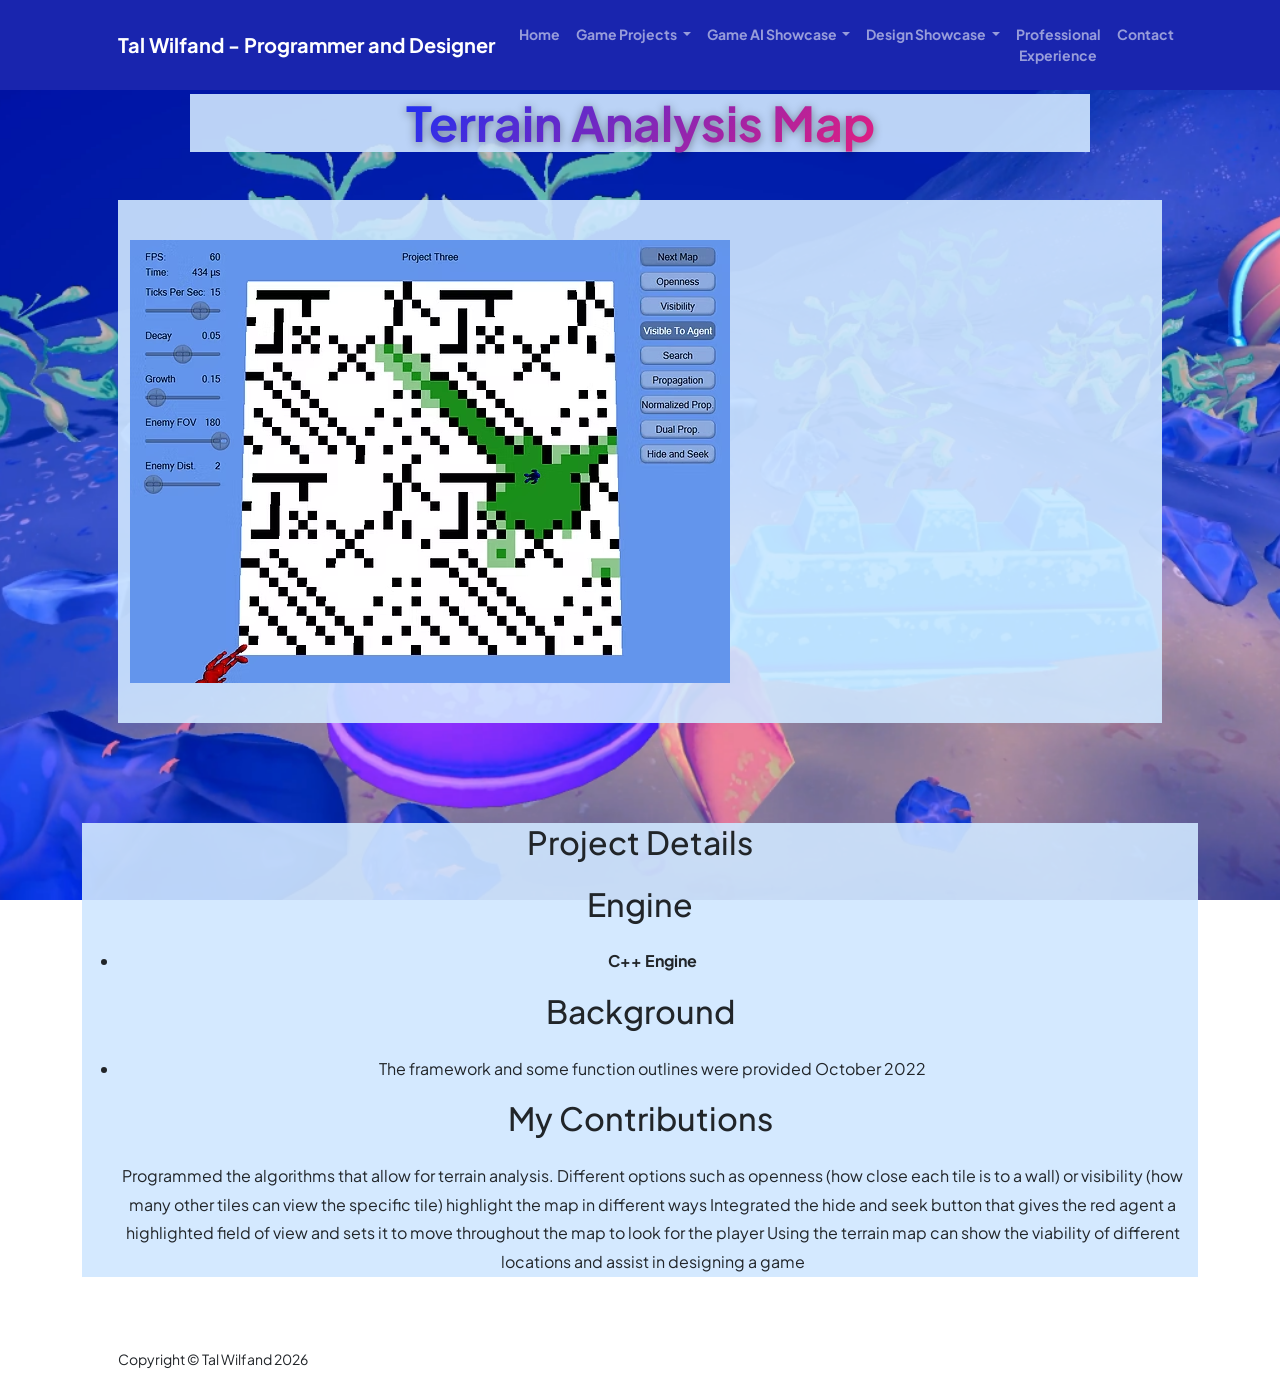
<file: terrain_analysis.html>
<!DOCTYPE html>
<html lang="en">
    <head>
        <meta charset="utf-8" />
        <meta name="viewport" content="width=device-width, initial-scale=1, shrink-to-fit=no" />
        <meta name="description" content="" />
        <meta name="author" content="" />
        <title>Terrain Analysis Map</title>
        <!-- Favicon-->
        <link rel="icon" type="image/x-icon" href="assets/square-letter-t.png" />
        <!-- Custom Google font-->
        <link rel="preconnect" href="https://fonts.googleapis.com" />
        <link rel="preconnect" href="https://fonts.gstatic.com" crossorigin />
        <link href="https://fonts.googleapis.com/css2?family=Plus+Jakarta+Sans:wght@100;200;300;400;500;600;700;800;900&amp;display=swap" rel="stylesheet" />
        <!-- Bootstrap icons-->
        <link href="https://cdn.jsdelivr.net/npm/bootstrap-icons@1.8.1/font/bootstrap-icons.css" rel="stylesheet" />
        <!-- Core theme CSS (includes Bootstrap)-->
        <link href="css/styles.css" rel="stylesheet" />
    </head>
    <body class="d-flex flex-column h-100 bg-lightblue">
        <main class="flex-shrink-0">
            <!-- Navigation-->
            <nav class="navbar navbar-expand-lg navbar-light bg-blue py-3">
                <div class="container px-5">
                    <a class="navbar-brand" href="index.html"><span class="fw-bolder text-white">Tal Wilfand - Programmer and Designer</span></a>
                    <button class="navbar-toggler" type="button" data-bs-toggle="collapse" data-bs-target="#navbarSupportedContent" aria-controls="navbarSupportedContent" aria-expanded="false" aria-label="Toggle navigation"><span class="navbar-toggler-icon"></span></button>
                    <div class="collapse navbar-collapse" id="navbarSupportedContent">
                        <ul class="navbar-nav ms-auto mb-2 mb-lg-0 small fw-bolder">
                            <li class="nav-item"><a class="nav-link" href="index.html">Home</a></li>
<!--                             <li class="nav-item"><a class="nav-link" href="projects.html">Game Projects</a></li>
 -->                        <li class="nav-item dropdown">
                                <a class="nav-link dropdown-toggle"
                                href="#"
                                id="gameProjectsDropdown"
                                role="button"
                                data-bs-toggle="dropdown"
                                aria-expanded="false">
                                    Game Projects
                                </a>

                                <ul class="dropdown-menu" aria-labelledby="gameProjectsDropdown">
                                    <li><a class="dropdown-item" href="one_in_a_krillion.html">One in a Krillion</a></li>                                    
                                    <li><a class="dropdown-item" href="cu_blight.html">Cu Blight</a></li>                                    
                                    <li><a class="dropdown-item" href="coopers_cleanup.html">Cooper's Cleanup</a></li>                                    
                                    <li><a class="dropdown-item" href="gameshift.html">GAMESHIFT</a></li>
                                    <li><a class="dropdown-item" href="mobius_rain.html">Mobius Rain</a></li>


                                </ul>
                            </li>
                            <li class="nav-item dropdown">
                                <a class="nav-link dropdown-toggle"
                                href="#"
                                id="gameProjectsDropdown"
                                role="button"
                                data-bs-toggle="dropdown"
                                aria-expanded="false">
                                    Game AI Showcase
                                </a>

                                <ul class="dropdown-menu" aria-labelledby="gameProjectsDropdown">
                                    <li><a class="dropdown-item" href="pathfinding.html">Pathfinding</a></li>
                                    <li><a class="dropdown-item" href="noise_terrain.html">Noise Terrain Generator</a></li>
                                    <li><a class="dropdown-item" href="unreal_stealth.html">Unreal Stealth</a></li>
                                </ul>
                            </li>
                            <li class="nav-item dropdown">
                                <a class="nav-link dropdown-toggle"
                                href="#"
                                id="gameProjectsDropdown"
                                role="button"
                                data-bs-toggle="dropdown"
                                aria-expanded="false">
                                    Design Showcase
                                </a>

                                <ul class="dropdown-menu" aria-labelledby="gameProjectsDropdown">
                                    <li><a class="dropdown-item" href="procedural_generation.html">Procedural Generation</a></li>
                                    <li><a class="dropdown-item" href="terrain_analysis.html">Terrain Analysis Map</a></li>
                                    <li><a class="dropdown-item" href="automatic_simulator.html">Automatic Simulator</a></li>
                                </ul>
                            </li>
                            <li class="nav-item"><a class="nav-link" href="resume.html">Professional Experience</a></li>
                            <li class="nav-item"><a class="nav-link" href="contact.html">Contact</a></li>
                        </ul>
                    </div>
                </div>
            </nav>


            <!-- Projects Section-->
            <section class="py-1">
                <div class="container px-5 mb-5">
                    <div class="text-center mb-5 project-details">
                        <h1 class="display-5 fw-bolder mb-0"><span class="text-gradient d-inline">Terrain Analysis Map</span></h1>
                    </div>

                    <div class="container my-5 project-details-video">
                            <img src="assets/VisEx.avif" alt="Noise">

                    </div>
                </div>
            </section>
        <div class="container my-5">
<div class="container project-details">
    <h2 class="text-center mb-4">Project Details</h2>
        <h2 class="text-center mb-4">Engine</h2>

        <ul>
            <li>
                <strong>C++ Engine</strong>
            </li>
        </ul>        
        <h2 class="text-center mb-4">Background</h2> 
            <ul>
                <li>
                    The framework and some function outlines were provided

                    October 2022
                </li>
            </ul>        
        <h2 class="text-center mb-4">My Contributions</h2>

        <ul>
            Programmed the algorithms that allow for terrain analysis.

            Different options such as openness (how close each tile is to a wall) or visibility (how many other tiles can view the specific tile) highlight the map in different ways

            Integrated the hide and seek button that gives the red agent a highlighted field of view and sets it to move throughout the map to look for the player 

            Using the terrain map can show the viability of different locations and assist in designing a game
        </ul>
    </div>
    </div>
        </main>
        <!-- Footer-->
        <footer class="bg-white py-4 mt-auto">
            <div class="container px-5">
                <div class="row align-items-center justify-content-between flex-column flex-sm-row">
                    <div class="col-auto"><div class="small m-0">Copyright &copy; Tal Wilfand 2026</div></div>
                </div>
            </div>
        </footer>
        <!-- Bootstrap core JS-->
        <script src="https://cdn.jsdelivr.net/npm/bootstrap@5.2.3/dist/js/bootstrap.bundle.min.js"></script>
        <!-- Core theme JS-->
        <script src="js/scripts.js"></script>
    </body>
</html>
</file>
